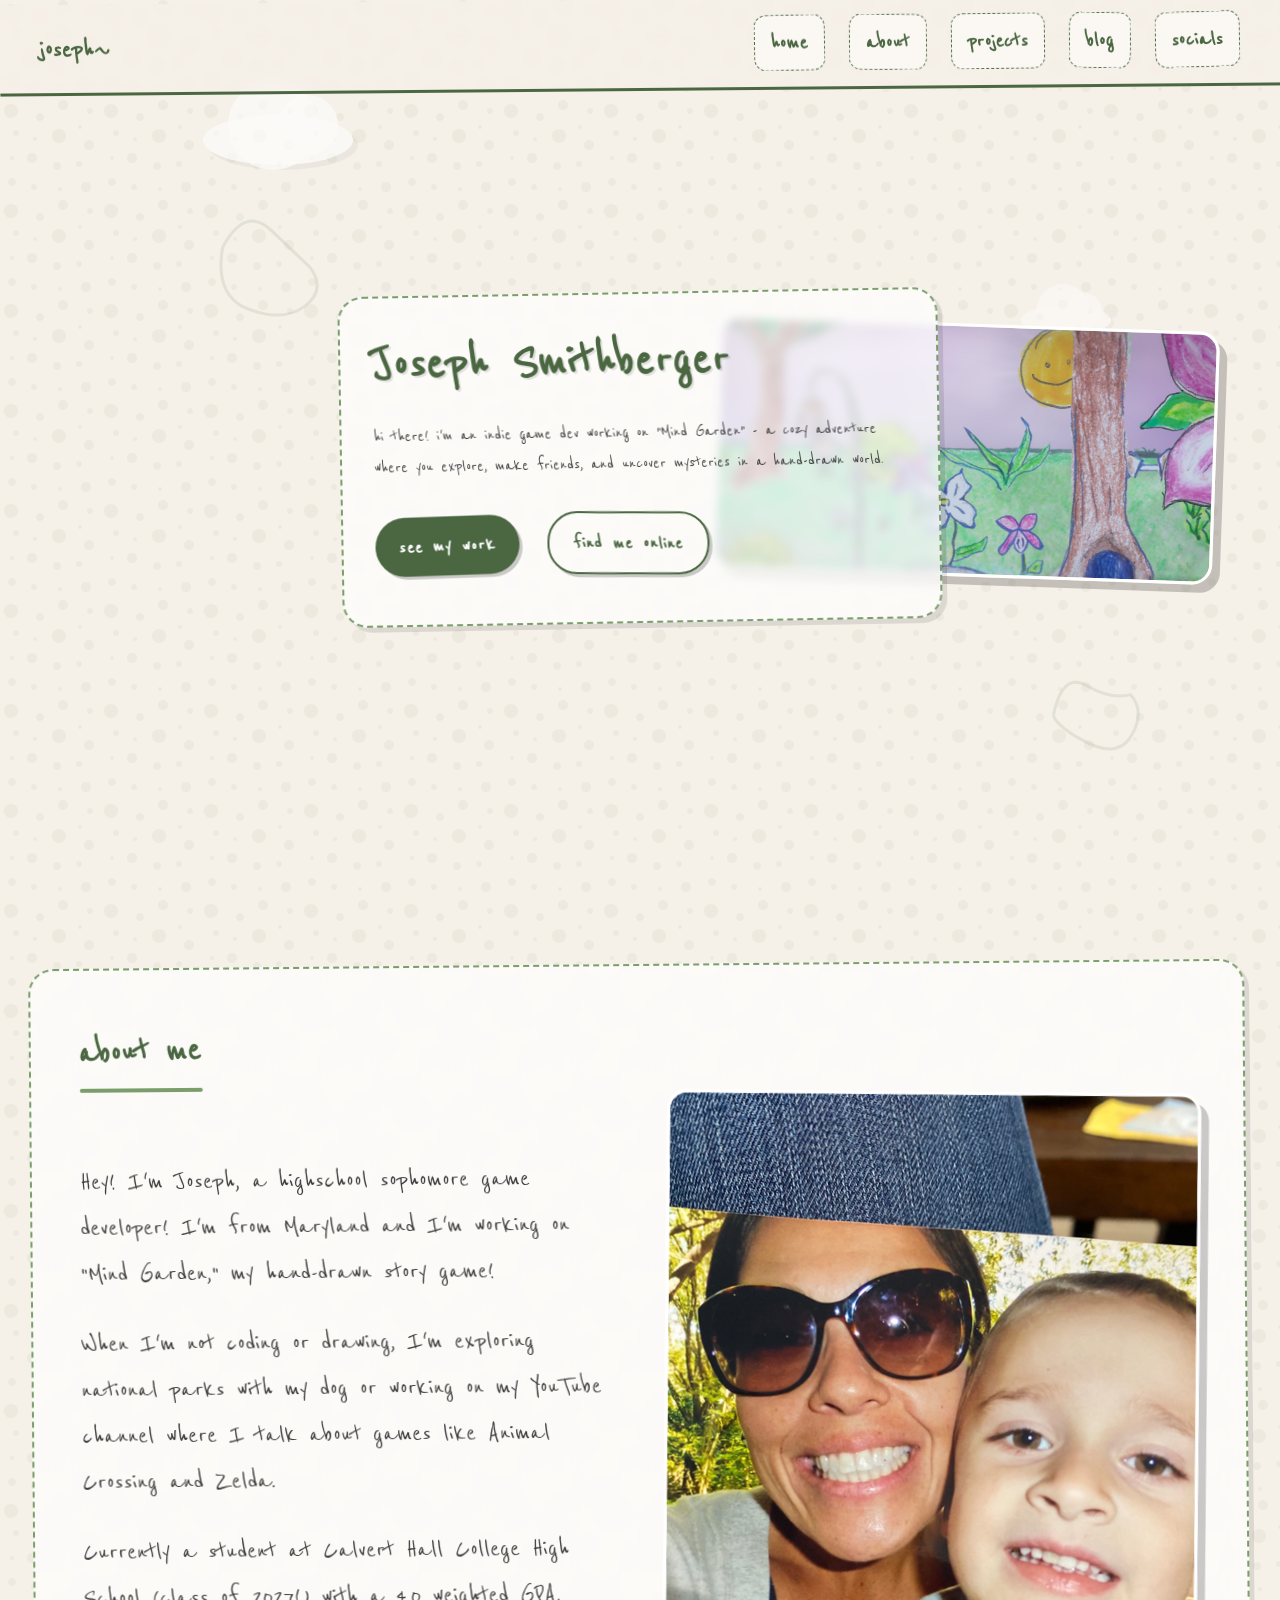
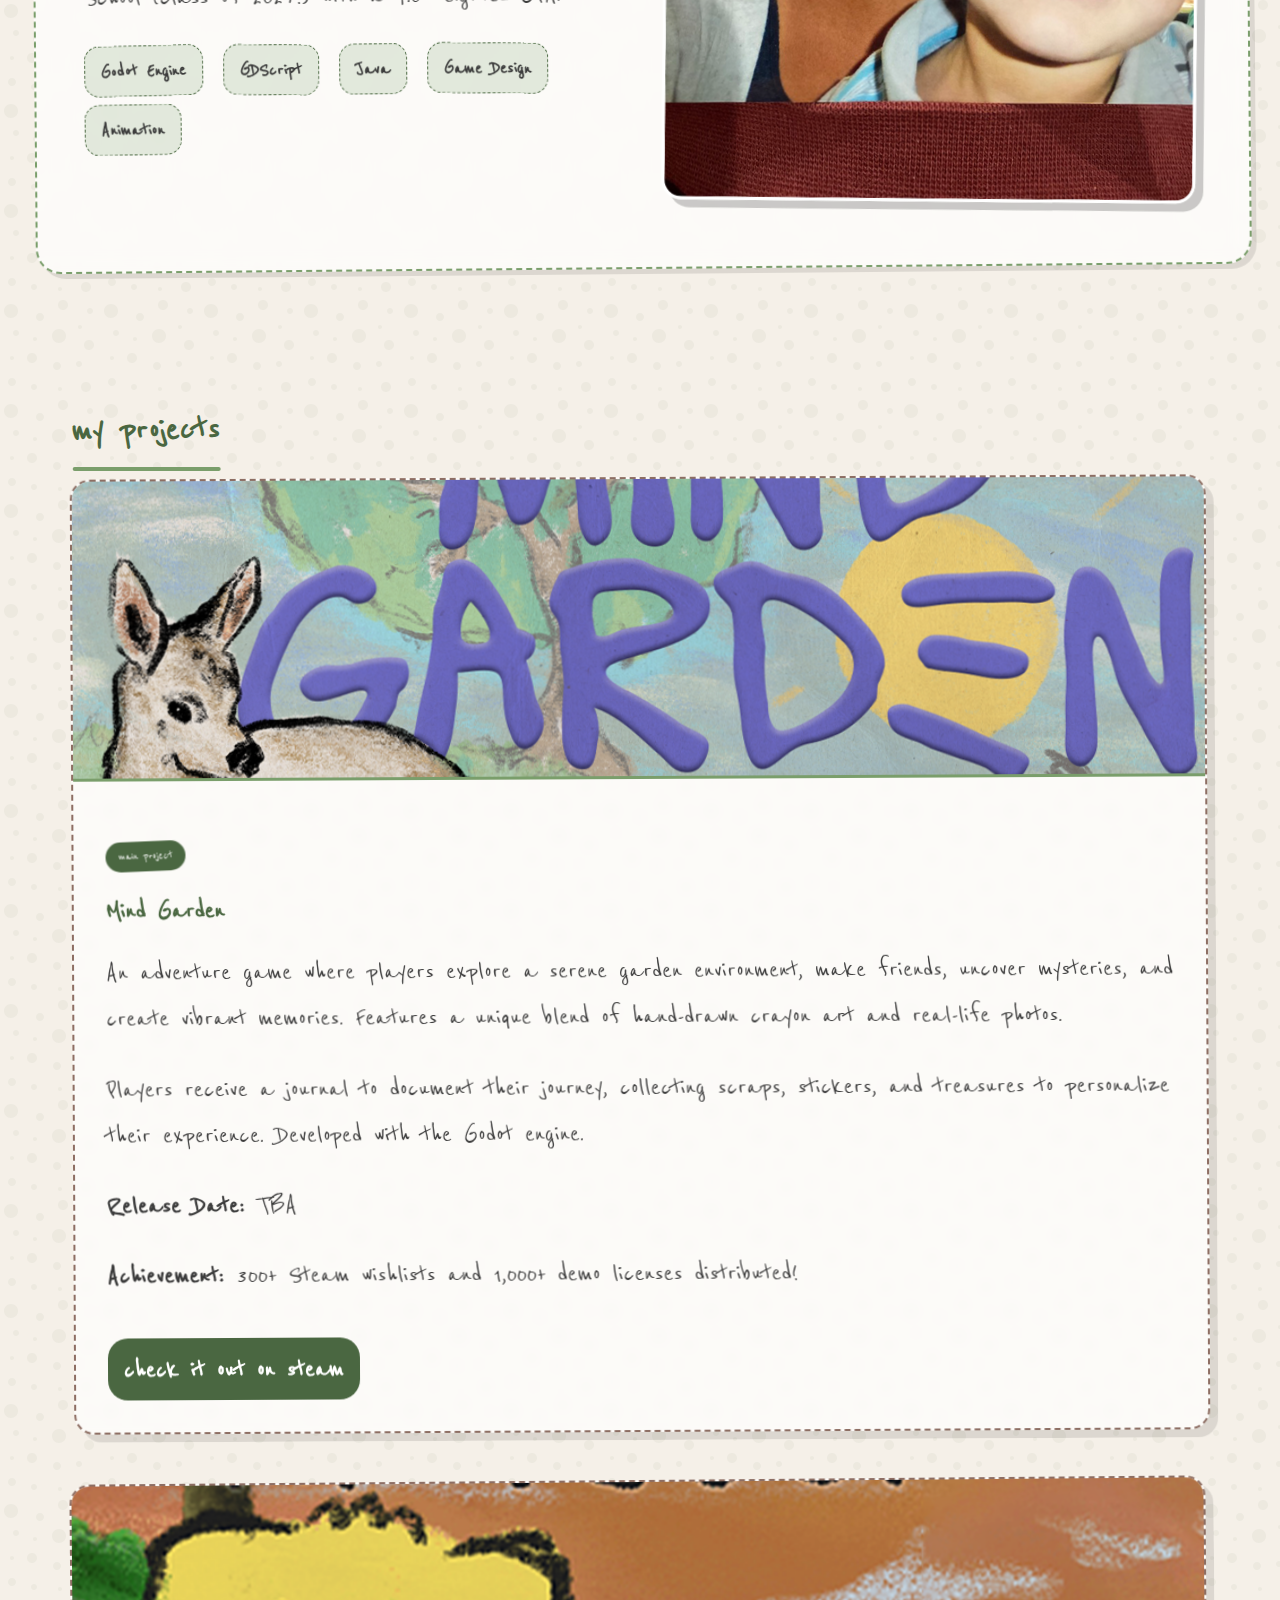
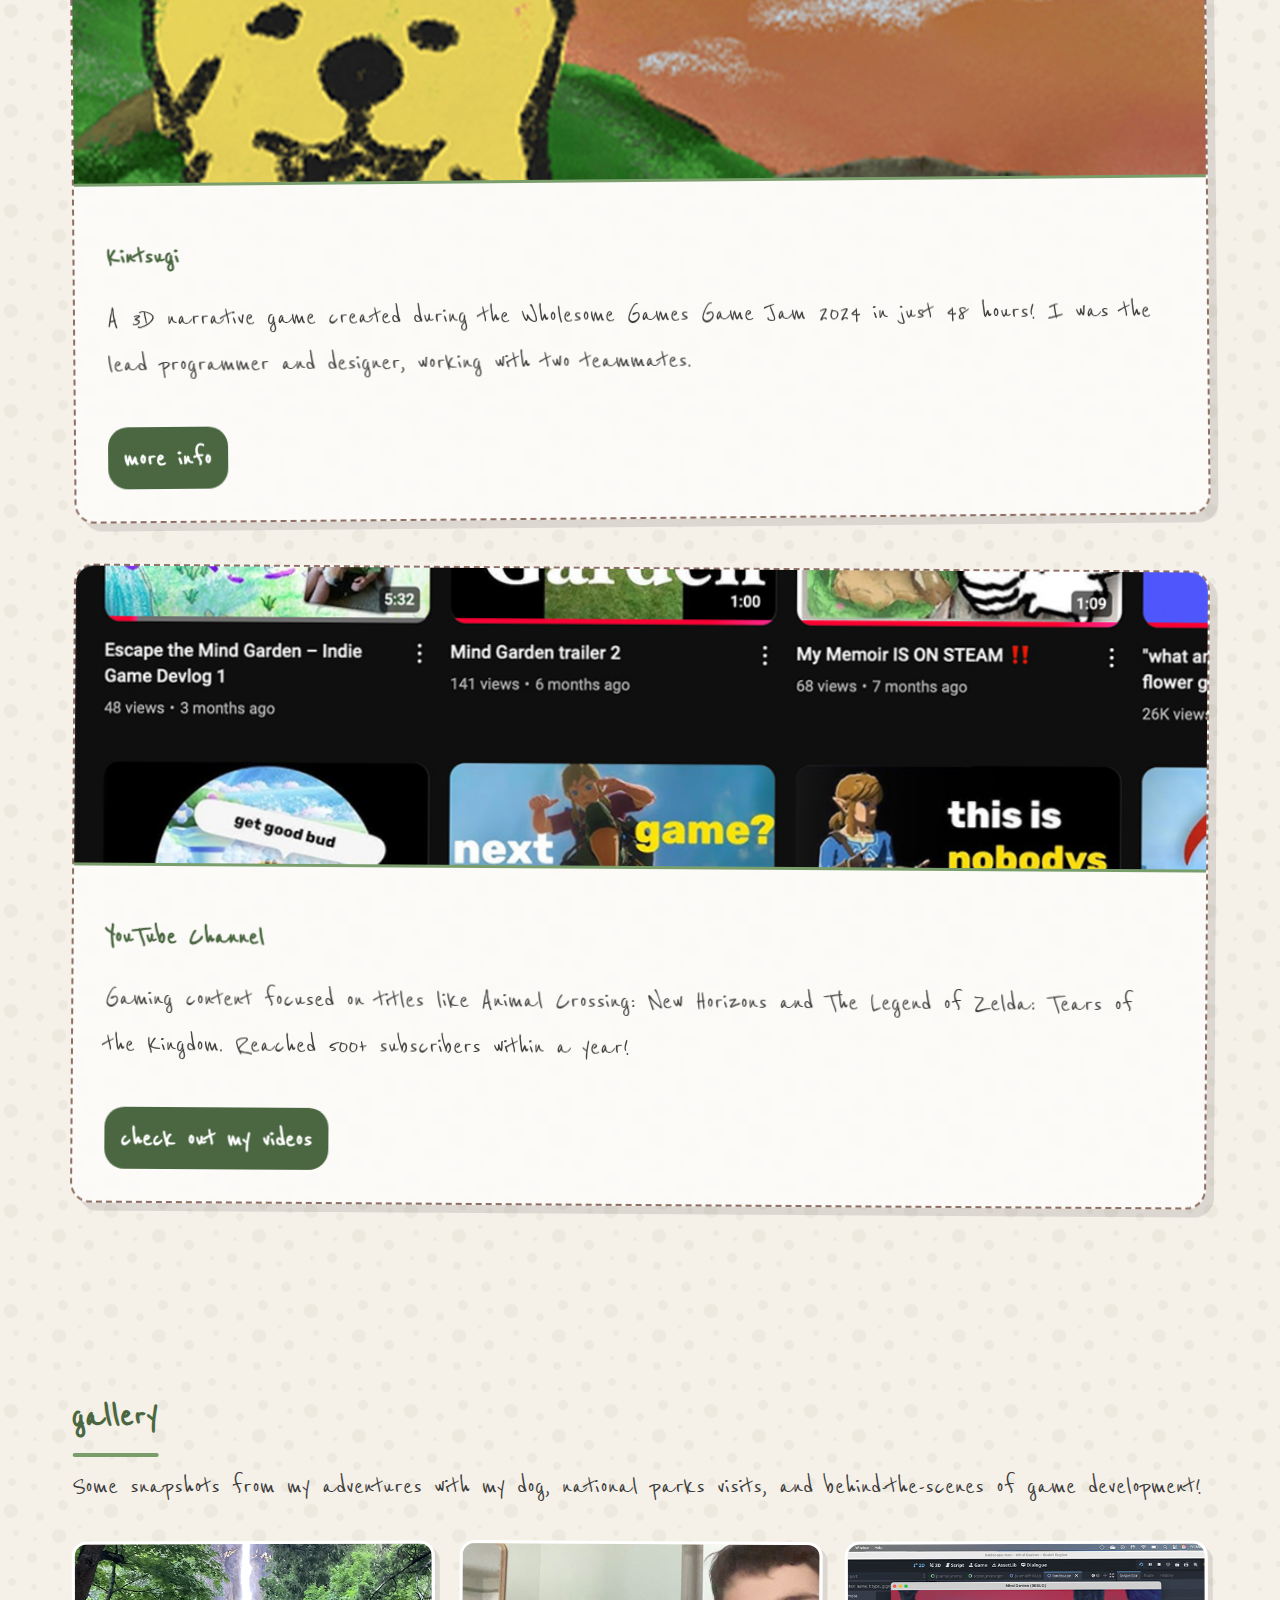
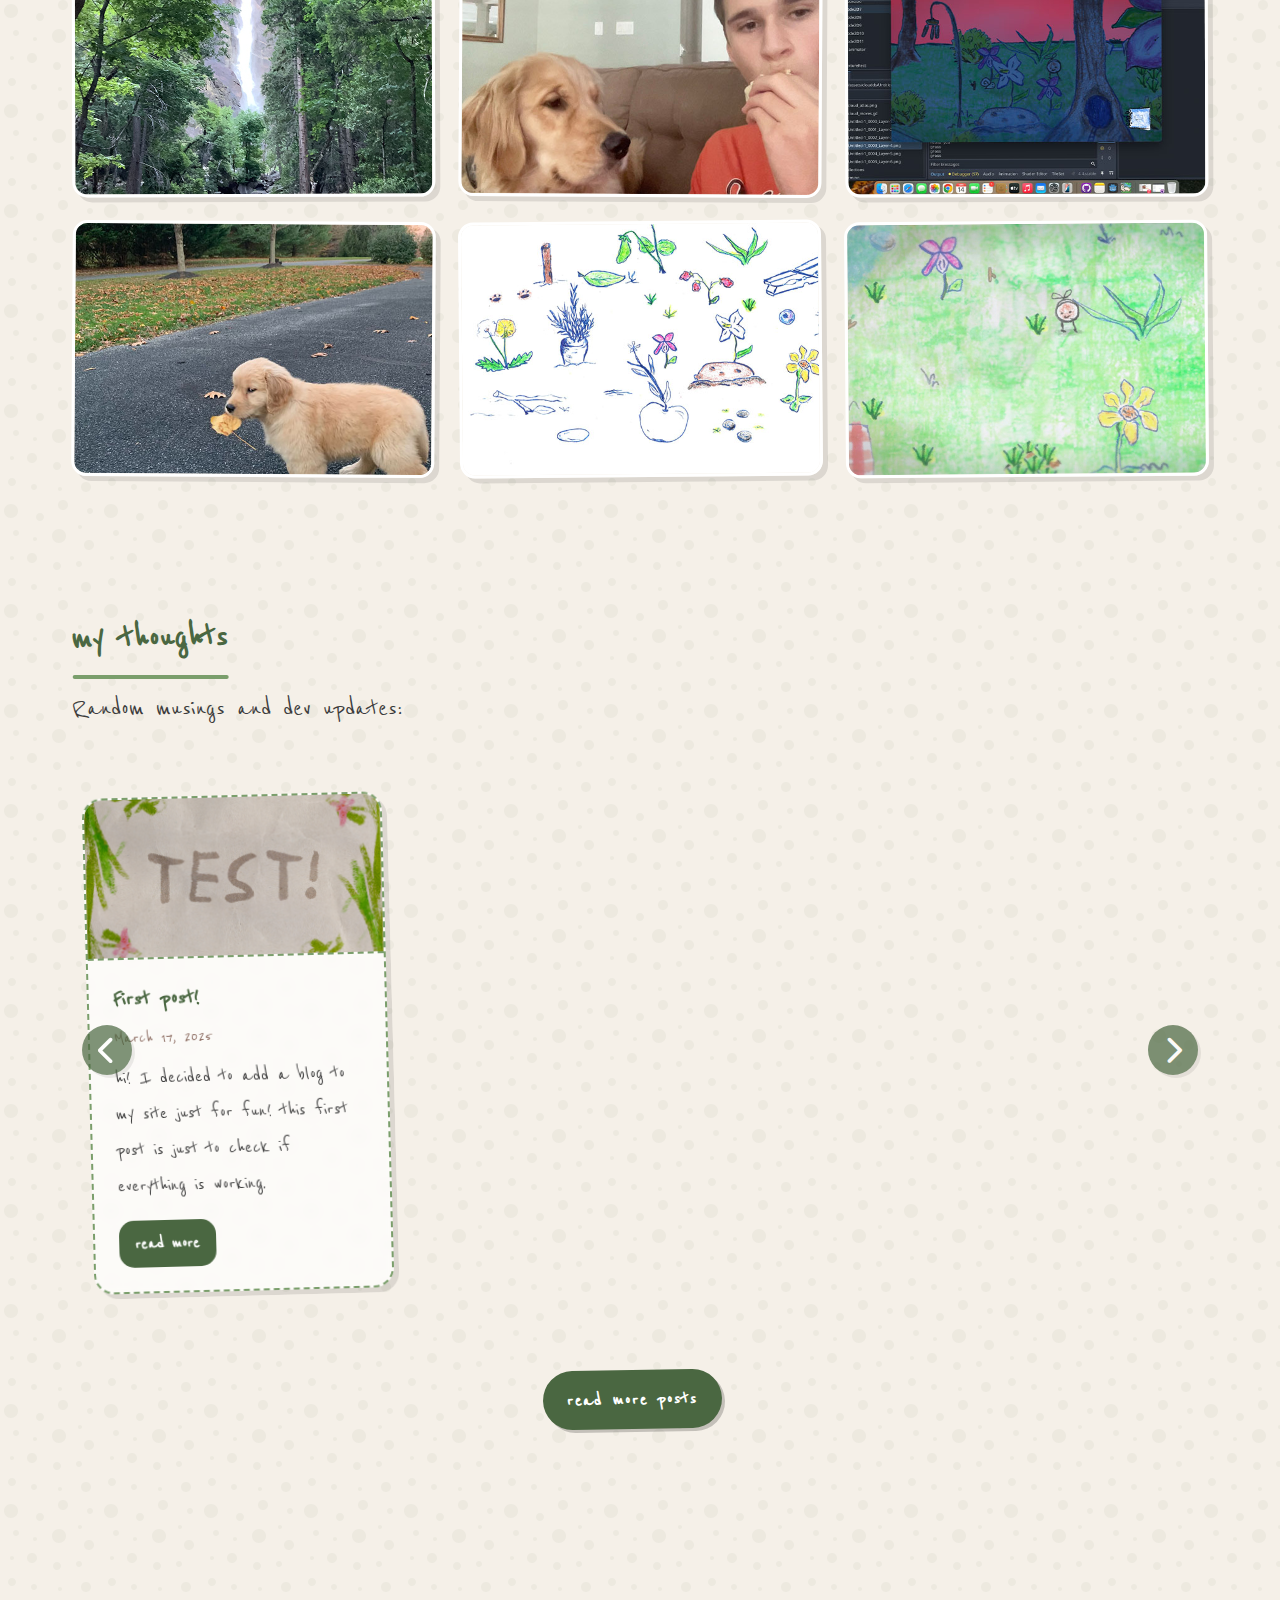
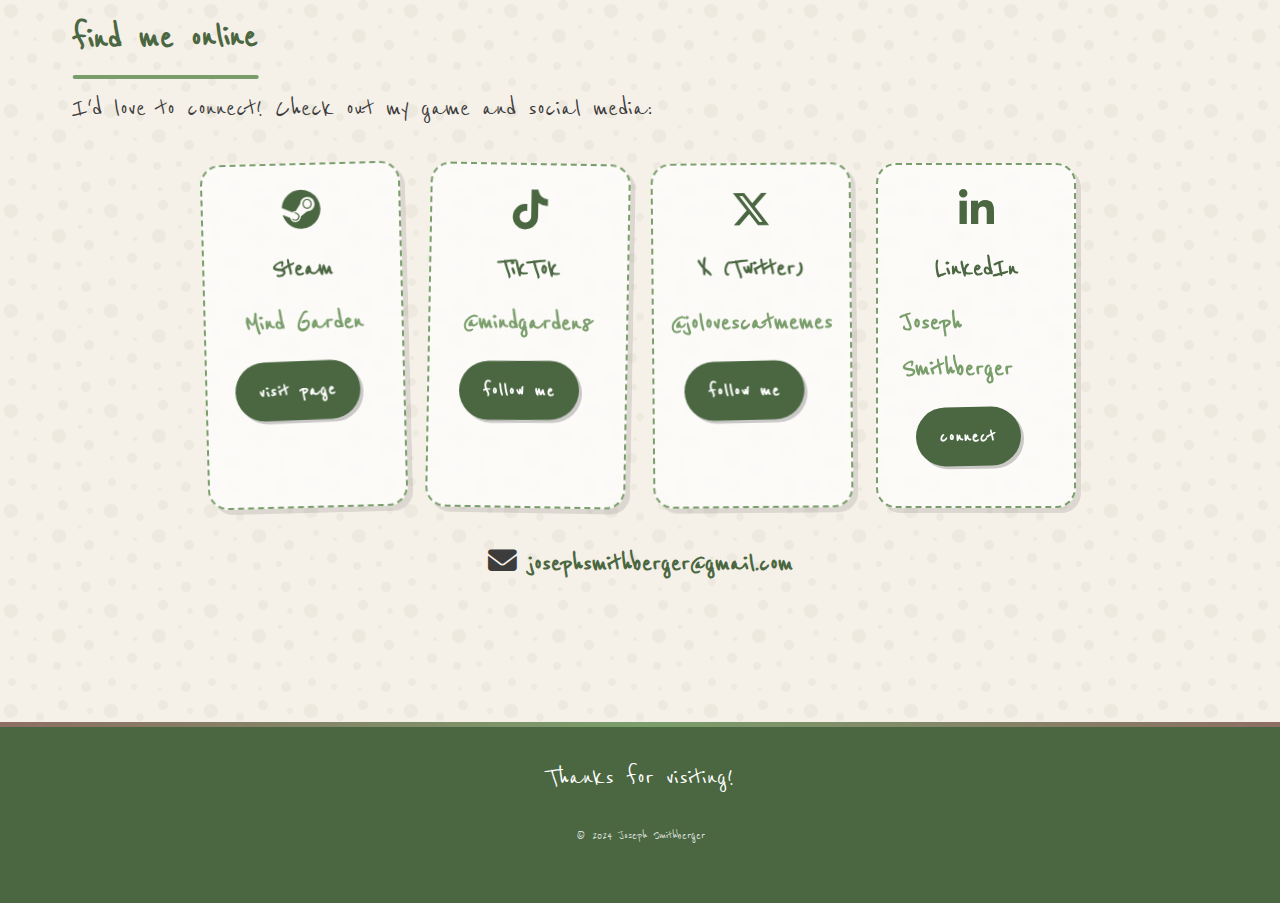
<file: index.html>
<!DOCTYPE html>
<html lang="en">
<head>
    <meta charset="UTF-8">
    <meta name="viewport" content="width=device-width, initial-scale=1.0">
    <title>Joseph Smithberger | Mind Garden</title>
    <link rel="preconnect" href="https://fonts.googleapis.com">
    <link rel="preconnect" href="https://fonts.gstatic.com" crossorigin>
    <link href="https://fonts.googleapis.com/css2?family=Reenie+Beanie&display=swap" rel="stylesheet">
    <link rel="stylesheet" href="https://cdnjs.cloudflare.com/ajax/libs/font-awesome/6.4.0/css/all.min.css">
    <style>
        /* Base Styles */
        :root {
            --background: #f5f0e8; /* Light brown */
            --primary: #4a6741; /* Forest green */
            --secondary: #7a9e6b; /* Lighter green */
            --accent: #8d6e63; /* Warm brown */
            --text: #3c3c3c;
            --light-text: #f5f5f5;
        }
        
        * {
            margin: 0;
            padding: 0;
            box-sizing: border-box;
        }
        
        body {
            font-family: 'Reenie Beanie', cursive, 'Segoe UI', Tahoma, Geneva, Verdana, sans-serif;
            background-color: var(--background);
            color: var(--text);
            line-height: 1.6;
            background-image: url("data:image/svg+xml,%3Csvg width='100' height='100' viewBox='0 0 100 100' xmlns='http://www.w3.org/2000/svg'%3E%3Cpath d='M11 18c3.866 0 7-3.134 7-7s-3.134-7-7-7-7 3.134-7 7 3.134 7 7 7zm48 25c3.866 0 7-3.134 7-7s-3.134-7-7-7-7 3.134-7 7 3.134 7 7 7zm-43-7c1.657 0 3-1.343 3-3s-1.343-3-3-3-3 1.343-3 3 1.343 3 3 3zm63 31c1.657 0 3-1.343 3-3s-1.343-3-3-3-3 1.343-3 3 1.343 3 3 3zM34 90c1.657 0 3-1.343 3-3s-1.343-3-3-3-3 1.343-3 3 1.343 3 3 3zm56-76c1.657 0 3-1.343 3-3s-1.343-3-3-3-3 1.343-3 3 1.343 3 3 3zM12 86c2.21 0 4-1.79 4-4s-1.79-4-4-4-4 1.79-4 4 1.79 4 4 4zm28-65c2.21 0 4-1.79 4-4s-1.79-4-4-4-4 1.79-4 4 1.79 4 4 4zm23-11c2.76 0 5-2.24 5-5s-2.24-5-5-5-5 2.24-5 5 2.24 5 5 5zm-6 60c2.21 0 4-1.79 4-4s-1.79-4-4-4-4 1.79-4 4 1.79 4 4 4zm29 22c2.76 0 5-2.24 5-5s-2.24-5-5-5-5 2.24-5 5 2.24 5 5 5zM32 63c2.76 0 5-2.24 5-5s-2.24-5-5-5-5 2.24-5 5 2.24 5 5 5zm57-13c2.76 0 5-2.24 5-5s-2.24-5-5-5-5 2.24-5 5 2.24 5 5 5zm-9-21c1.105 0 2-.895 2-2s-.895-2-2-2-2 .895-2 2 .895 2 2 2zM60 91c1.105 0 2-.895 2-2s-.895-2-2-2-2 .895-2 2 .895 2 2 2zM35 41c1.105 0 2-.895 2-2s-.895-2-2-2-2 .895-2 2 .895 2 2 2zM12 60c1.105 0 2-.895 2-2s-.895-2-2-2-2 .895-2 2 .895 2 2 2z' fill='%234a6741' fill-opacity='0.05' fill-rule='evenodd'/%3E%3C/svg%3E");
            font-size: 1.8rem;
        }
        
        /* Scrollbar styling */
        ::-webkit-scrollbar {
            width: 10px;
        }
        
        ::-webkit-scrollbar-track {
            background: var(--background);
        }
        
        ::-webkit-scrollbar-thumb {
            background: var(--secondary);
            border-radius: 5px;
        }
        
        /* Typography */
        h1, h2, h3, h4 {
            font-weight: 700;
            margin-bottom: 1rem;
            color: var(--primary);
            font-family: 'Reenie Beanie', cursive;
        }
        
        h1 {
            font-size: 4.5rem;
            margin-bottom: 1.5rem;
            text-shadow: 2px 2px 0px rgba(0,0,0,0.1);
        }
        
        h2 {
            font-size: 2.5rem;
            position: relative;
            display: inline-block;
            text-transform: lowercase;
            transform: rotate(-1deg);
        }
        
        h2:after {
            content: '';
            position: absolute;
            left: 0;
            bottom: -10px;
            width: 100%;
            height: 4px;
            background: var(--secondary);
            border-radius: 3px;
            transform: rotate(1deg);
        }
        
        p {
            margin-bottom: 1.5rem;
            font-size: 1.8rem;
        }
        
        a {
            color: var(--primary);
            text-decoration: none;
            transition: all 0.3s ease;
            font-weight: 600;
        }
        
        a:hover {
            color: var(--secondary);
            transform: scale(1.05);
        }
        
        /* Layout */
        .container {
            max-width: 1200px;
            margin: 0 auto;
            padding: 0 2rem;
        }
        
        section {
            padding: 4rem 0;
            position: relative;
        }
        
        /* Navigation */
        nav {
            background-color: rgba(245, 240, 232, 0.7);
            backdrop-filter: blur(5px);
            position: fixed;
            top: 0;
            width: 100%;
            z-index: 1000;
            padding: 0.5rem;
            border-bottom: 3px solid var(--primary);
            transform: rotate(-0.5deg);
        }
        
        .nav-container {
            display: flex;
            justify-content: space-between;
            align-items: center;
            padding: 0.5rem 2rem;
        }
        
        .logo {
            font-size: 1.8rem;
            font-weight: 700;
            color: var(--primary);
            transform: rotate(1deg);
            display: inline-block;
        }
        
        .nav-links {
            display: flex;
            list-style: none;
            gap: 1.5rem;
        }
        
        .nav-links li {
            transform: rotate(var(--rotation));
        }
        
        .nav-links li:nth-child(1) { --rotation: -1deg; }
        .nav-links li:nth-child(2) { --rotation: 1deg; }
        .nav-links li:nth-child(3) { --rotation: -0.5deg; }
        .nav-links li:nth-child(4) { --rotation: 1.5deg; }
        .nav-links li:nth-child(5) { --rotation: -1.2deg; }
        
        .nav-links a {
            font-weight: 600;
            font-size: 1.5rem;
            padding: 0.5rem 1rem;
            background-color: rgba(255, 255, 255, 0.5);
            border-radius: 12px;
            border: 1px dashed var(--primary);
            display: inline-block;
        }
        
        .nav-links a:hover {
            background-color: rgba(255, 255, 255, 0.8);
            box-shadow: 3px 3px 0 rgba(0,0,0,0.1);
        }
        
        .mobile-menu {
            display: none;
            cursor: pointer;
        }
        
        .bar {
            width: 25px;
            height: 3px;
            background-color: var(--primary);
            margin: 5px 0;
            transition: all 0.3s ease;
        }
        
        /* Hero Section */
        #hero {
            min-height: 100vh;
            display: flex;
            align-items: center;
            position: relative;
            overflow: hidden;
            padding-top: 5rem;
        }
        
        .hero-content {
            position: relative;
            z-index: 2;
            background-color: rgba(255, 255, 255, 0.7);
            backdrop-filter: blur(5px);
            padding: 2rem;
            border-radius: 25px;
            box-shadow: 5px 5px 0 rgba(0,0,0,0.1);
            border: 2px dashed var(--secondary);
            transform: rotate(-1deg);
            max-width: 600px;
        }
        
        .hero-title {
            font-size: 3.5rem;
            margin-bottom: 1.5rem;
            line-height: 1.2;
        }
        
        .hero-description {
            font-size: 1.2rem;
            margin-bottom: 2rem;
        }
        
        .btn {
            display: inline-block;
            padding: 0.8rem 1.5rem;
            background-color: var(--primary);
            color: white;
            border-radius: 30px;
            text-transform: lowercase;
            font-weight: 700;
            font-size: 1.3rem;
            letter-spacing: 1px;
            transition: all 0.3s ease;
            margin-right: 1rem;
            margin-bottom: 1rem;
            border: none;
            transform: rotate(var(--rotation));
            box-shadow: 3px 3px 0 rgba(0,0,0,0.2);
        }
        
        .btn:nth-of-type(1) { --rotation: -1deg; }
        .btn:nth-of-type(2) { --rotation: 1deg; }
        
        .btn:hover {
            background-color: var(--secondary);
            transform: translateY(-3px) rotate(var(--rotation));
            box-shadow: 5px 5px 0 rgba(0,0,0,0.2);
            color: white;
        }
        
        .btn-outline {
            background-color: transparent;
            border: 2px solid var(--primary);
            color: var(--primary);
        }
        
        .btn-outline:hover {
            background-color: var(--primary);
            color: white;
        }
        
        .hero-image {
            position: absolute;
            right: 5%;
            top: 50%;
            transform: translateY(-50%) rotate(2deg);
            width: 40%;
            max-width: 500px;
            border-radius: 20px;
            box-shadow: 8px 8px 0 rgba(0,0,0,0.2);
            z-index: 1;
            border: 3px solid white;
        }
        
        /* Decorative Elements */
        .doodle {
            position: absolute;
            z-index: 0;
            pointer-events: none;
        }
        
        .cloud {
            position: absolute;
            background: rgba(255, 255, 255, 0.8);
            border-radius: 50%;
            height: 100px;
            width: 300px;
            box-shadow: 10px 10px rgba(0, 0, 0, 0.05);
            animation: float 10s infinite ease-in-out;
        }
        
        .cloud:before, .cloud:after {
            content: '';
            position: absolute;
            background: rgba(255, 255, 255, 0.8);
            border-radius: 50%;
        }
        
        .cloud:before {
            width: 180px;
            height: 180px;
            top: -70px;
            left: 50px;
        }
        
        .cloud:after {
            width: 120px;
            height: 120px;
            top: -40px;
            left: 150px;
        }
        
        .cloud-1 {
            top: 10%;
            left: 10%;
            transform: scale(0.5);
            opacity: 0.7;
        }
        
        .cloud-2 {
            top: 30%;
            right: 5%;
            transform: scale(0.3);
            opacity: 0.5;
        }
        
        .scribble {
            position: absolute;
            z-index: 0;
            opacity: 0.1;
            pointer-events: none;
        }
        
        .scribble-1 {
            top: 20%;
            left: 15%;
            transform: rotate(10deg);
        }
        
        .scribble-2 {
            bottom: 15%;
            right: 10%;
            transform: rotate(-15deg);
        }
        
        /* About Section */
        #about {
            position: relative;
        }
        
        .glass-panel {
            background-color: rgba(255, 255, 255, 0.7);
            backdrop-filter: blur(10px);
            border-radius: 25px;
            box-shadow: 5px 5px 0 rgba(0,0,0,0.1);
            padding: 3rem;
            margin: 0 2rem;
            border: 2px dashed var(--secondary);
            transform: rotate(-0.5deg);
        }
        
        .about-grid {
            display: grid;
            grid-template-columns: 1fr 1fr;
            gap: 3rem;
            align-items: center;
        }
        
        .about-image {
            width: 100%;
            border-radius: 20px;
            box-shadow: 8px 8px 0 rgba(0,0,0,0.2);
            border: 3px solid white;
            transform: rotate(1deg);
        }
        
        .skill-tag {
            display: inline-block;
            background-color: rgba(122, 158, 107, 0.2);
            padding: 0.5rem 1rem;
            border-radius: 15px;
            margin-right: 0.5rem;
            margin-bottom: 0.5rem;
            font-weight: 600;
            font-size: 1.3rem;
            border: 1px dashed var(--primary);
            transform: rotate(var(--rotation));
        }
        
        .skill-tag:nth-child(1) { --rotation: -1deg; }
        .skill-tag:nth-child(2) { --rotation: 1deg; }
        .skill-tag:nth-child(3) { --rotation: -0.5deg; }
        .skill-tag:nth-child(4) { --rotation: 0.8deg; }
        .skill-tag:nth-child(5) { --rotation: -0.7deg; }
        
        /* Projects Section */
        #projects {
            position: relative;
        }
        
        .project-card {
            background-color: rgba(255, 255, 255, 0.7);
            backdrop-filter: blur(5px);
            border-radius: 20px;
            overflow: hidden;
            box-shadow: 8px 8px 0 rgba(0,0,0,0.1);
            margin-bottom: 3rem;
            border: 2px dashed var(--accent);
            transform: rotate(var(--rotation));
            transition: all 0.3s ease;
        }
        
        .project-card .project-content {
            position: relative;
            z-index: 2;
        }
        
        .project-card:nth-child(1) { --rotation: -1deg; }
        .project-card:nth-child(2) { --rotation: 1deg; }
        .project-card:nth-child(3) { --rotation: -0.5deg; }
        
        .project-card:hover {
            transform: translateY(-5px) rotate(var(--rotation));
            box-shadow: 10px 10px 0 rgba(0,0,0,0.15);
        }
        
        .project-image {
            width: 100%;
            height: 300px;
            object-fit: cover;
            border-bottom: 3px solid var(--secondary);
        }
        
        .project-content {
            padding: 2rem;
        }
        
        .project-title {
            font-size: 1.8rem;
            margin-bottom: 1rem;
            color: var(--primary);
        }
        
        .featured-badge {
            display: inline-block;
            background-color: var(--primary);
            color: white;
            padding: 0.3rem 0.8rem;
            border-radius: 15px;
            font-size: 0.8rem;
            margin-bottom: 1rem;
            transform: rotate(-2deg);
        }
        
        .project-link {
            display: inline-block;
            margin-top: 1rem;
            padding: 0.5rem 1rem;
            background-color: var(--primary);
            color: white;
            border-radius: 20px;
            font-weight: 600;
            transition: all 0.3s ease;
        }
        
        .project-link:hover {
            background-color: var(--secondary);
            color: white;
            transform: translateY(-3px);
            box-shadow: 3px 3px 0 rgba(0,0,0,0.2);
        }
        
        /* Gallery Section */
        #gallery {
            position: relative;
        }
        
        .gallery-grid {
            display: grid;
            grid-template-columns: repeat(auto-fit, minmax(300px, 1fr));
            gap: 1.5rem;
            margin-top: 2rem;
        }
        
        .gallery-item {
            border-radius: 15px;
            overflow: hidden;
            box-shadow: 5px 5px 0 rgba(0,0,0,0.1);
            transform: rotate(var(--rotation));
            transition: all 0.3s ease;
            border: 3px solid white;
        }
        
        .gallery-item:nth-child(1) { --rotation: -1.5deg; }
        .gallery-item:nth-child(2) { --rotation: 1deg; }
        .gallery-item:nth-child(3) { --rotation: -0.5deg; }
        .gallery-item:nth-child(4) { --rotation: 1.2deg; }
        .gallery-item:nth-child(5) { --rotation: -0.8deg; }
        .gallery-item:nth-child(6) { --rotation: 0.7deg; }
        
        .gallery-item:hover {
            transform: translateY(-5px) rotate(var(--rotation));
            box-shadow: 8px 8px 0 rgba(0,0,0,0.15);
        }
        
        .gallery-image {
            width: 100%;
            height: 250px;
            object-fit: cover;
            display: block;
            transition: all 0.3s ease;
        }
        
        /* Blog Section Styles */
        #blog {
            position: relative;
            padding-bottom: 6rem;
        }

        .blog-scroll-container {
            position: relative;
            overflow: hidden;
            padding: 1rem 0;
            margin: 2rem 0;
        }

        .blog-posts-wrapper {
            display: flex;
            gap: 2rem;
            overflow-x: auto;
            padding: 1rem;
            padding-bottom: 2rem;
            scrollbar-width: none; /* For Firefox */
            -ms-overflow-style: none; /* For Internet Explorer and Edge */
            scroll-behavior: smooth;
        }

        .blog-posts-wrapper::-webkit-scrollbar {
            display: none; /* For Chrome, Safari, and Opera */
        }

        .blog-card {
            flex: 0 0 300px;
            background-color: rgba(255, 255, 255, 0.7);
            backdrop-filter: blur(5px);
            border-radius: 20px;
            overflow: hidden;
            box-shadow: 5px 5px 0 rgba(0,0,0,0.1);
            border: 2px dashed var(--secondary);
            transform: rotate(var(--random-rotation));
            transition: all 0.3s ease;
            min-height: 320px;
            display: flex;
            flex-direction: column;
        }

        .blog-card:hover {
            transform: translateY(-5px) rotate(var(--random-rotation));
            box-shadow: 8px 8px 0 rgba(0,0,0,0.15);
        }

        .blog-image-container {
            height: 160px;
            overflow: hidden;
            border-bottom: 2px dashed var(--secondary);
        }

        .blog-image {
            width: 100%;
            height: 100%;
            object-fit: cover;
        }

        .blog-content {
            padding: 1.5rem;
            flex-grow: 1;
            display: flex;
            flex-direction: column;
        }

        .blog-title {
            font-size: 1.6rem;
            margin-bottom: 0.5rem;
            line-height: 1.2;
        }

        .blog-date {
            color: var(--accent);
            font-size: 1.2rem;
            margin-bottom: 0.5rem;
        }

        .blog-excerpt {
            font-size: 1.4rem;
            margin-bottom: 1rem;
            flex-grow: 1;
        }

        .blog-link {
            align-self: flex-start;
            padding: 0.5rem 1rem;
            background-color: var(--primary);
            color: white;
            border-radius: 15px;
            font-size: 1.2rem;
            transition: all 0.3s ease;
        }

        .blog-link:hover {
            background-color: var(--secondary);
            transform: translateY(-3px);
            box-shadow: 3px 3px 0 rgba(0,0,0,0.1);
            color: white;
        }

        .loading-posts {
            width: 100%;
            text-align: center;
            padding: 2rem;
            font-size: 1.5rem;
            color: var(--accent);
        }

        .scroll-arrow {
            position: absolute;
            top: 50%;
            transform: translateY(-50%);
            width: 50px;
            height: 50px;
            background-color: var(--primary);
            color: white;
            border-radius: 50%;
            display: flex;
            align-items: center;
            justify-content: center;
            cursor: pointer;
            opacity: 0.7;
            transition: all 0.3s ease;
            z-index: 10;
            box-shadow: 3px 3px 0 rgba(0,0,0,0.1);
        }

        .scroll-arrow:hover {
            opacity: 1;
            box-shadow: 5px 5px 0 rgba(0,0,0,0.2);
        }

        .scroll-left {
            left: 10px;
        }

        .scroll-right {
            right: 10px;
        }

        .text-center {
            text-align: center;
        }
        
        /* Socials Section */
        #socials {
            position: relative;
        }
        
        .social-links {
            display: flex;
            flex-wrap: wrap;
            gap: 1.5rem;
            justify-content: center;
            margin-top: 2rem;
        }
        
        .social-card {
            display: flex;
            flex-direction: column;
            align-items: center;
            background-color: rgba(255, 255, 255, 0.7);
            backdrop-filter: blur(5px);
            border-radius: 20px;
            padding: 1.5rem;
            box-shadow: 5px 5px 0 rgba(0,0,0,0.1);
            border: 2px dashed var(--secondary);
            transform: rotate(var(--rotation));
            transition: all 0.3s ease;
            width: 200px;
        }
        
        .social-card:nth-child(1) { --rotation: -1.5deg; }
        .social-card:nth-child(2) { --rotation: 1deg; }
        .social-card:nth-child(3) { --rotation: -0.5deg; }
        
        .social-card:hover {
            transform: translateY(-5px) rotate(var(--rotation));
            box-shadow: 8px 8px 0 rgba(0,0,0,0.15);
        }
        
        .social-icon {
            font-size: 2.5rem;
            color: var(--primary);
            margin-bottom: 1rem;
        }
        
        .social-name {
            font-weight: 600;
            margin-bottom: 0.5rem;
        }
        
        .social-username {
            color: var(--secondary);
            margin-bottom: 1rem;
        }
        
        /* Footer */
        footer {
            background-color: var(--primary);
            color: white;
            padding: 2rem 0;
            text-align: center;
            margin-top: 3rem;
            position: relative;
            overflow: hidden;
        }
        
        footer::before {
            content: '';
            position: absolute;
            top: 0;
            left: 0;
            width: 100%;
            height: 5px;
            background: linear-gradient(90deg, var(--accent), var(--secondary), var(--accent));
        }
        
        .footer-text {
            position: relative;
            z-index: 1;
        }
        
        .copyright {
            font-size: 0.9rem;
            opacity: 0.8;
            margin-top: 1rem;
        }
        
        /* Responsive Design */
        @media (max-width: 992px) {
            h1 {
                font-size: 3rem;
            }
            
            .hero-title {
                font-size: 3rem;
            }
            
            .hero-image {
                width: 50%;
                opacity: 0.7;
            }
            
            .about-grid {
                grid-template-columns: 1fr;
            }
            
            .gallery-grid {
                grid-template-columns: repeat(2, 1fr);
            }
            
            .scroll-arrow {
                width: 40px;
                height: 40px;
            }
            
            .blog-card {
                flex: 0 0 250px;
            }
        }
        
        @media (max-width: 768px) {
            h1 {
                font-size: 2.5rem;
            }
            
            h2 {
                font-size: 2rem;
            }
            
            .hero-title {
                font-size: 2.5rem;
            }
            
            .hero-image {
                position: fixed;
                width: 100%;
                height: 100%;
                object-fit: cover;
                opacity: 0.15;
                top: 0;
                right: 0;
                transform: none;
                border: none;
                box-shadow: none;
                border-radius: 0;
                z-index: -1;
            }
            
            .nav-links {
                position: fixed;
                background-color: rgba(245, 240, 232, 0.95);
                top: 70px;
                left: 0;
                width: 100%;
                height: 0;
                overflow: hidden;
                flex-direction: column;
                align-items: center;
                transition: all 0.5s ease;
                box-shadow: 0 10px 20px rgba(0, 0, 0, 0.1);
                padding: 0;
                z-index: 1000;
            }
            
            .nav-links.active {
                height: auto;
                padding: 2rem 0;
            }
            
            .nav-links li {
                margin: 1rem 0;
                transform: none !important;
            }
            
            .mobile-menu {
                display: block;
            }
            
            .mobile-menu.active .bar:nth-child(1) {
                transform: rotate(45deg) translate(5px, 6px);
            }
            
            .mobile-menu.active .bar:nth-child(2) {
                opacity: 0;
            }
            
            .mobile-menu.active .bar:nth-child(3) {
                transform: rotate(-45deg) translate(5px, -6px);
            }
            
            .glass-panel {
                padding: 2rem;
                margin: 0 1rem;
            }
            
            .gallery-grid {
                grid-template-columns: 1fr;
            }
            
            .social-links {
                flex-direction: column;
                align-items: center;
            }
            
            .social-card {
                width: 90%;
                max-width: 300px;
            }
            
            .blog-card {
                flex: 0 0 220px;
            }
        }
        
        /* Animations */
        @keyframes float {
            0% {
                transform: translateY(0);
            }
            50% {
                transform: translateY(-20px);
            }
            100% {
                transform: translateY(0);
            }
        }
        
        .float {
            animation: float 8s ease-in-out infinite;
        }
        
        @keyframes rotate {
            0% {
                transform: rotate(0deg);
            }
            100% {
                transform: rotate(360deg);
            }
        }
        
        .rotate {
            animation: rotate 20s linear infinite;
        }
        
        @keyframes marquee {
            0% {
                transform: translateX(100%);
            }
            100% {
                transform: translateX(-100%);
            }
        }
        
        .marquee {
            white-space: nowrap;
            overflow: hidden;
            display: inline-block;
            animation: marquee 15s linear infinite;
        }
        
        /* Custom Cursor */
        .custom-cursor {
            display: none !important;
        }
    </style>
</head>
<body>
    <!-- Custom Cursor -->
    <div class="custom-cursor"></div>
    
    <!-- Navigation -->
    <nav id="navbar">
        <div class="nav-container">
            <div class="logo">joseph~</div>
            <ul class="nav-links">
                <li><a href="#hero">home</a></li>
                <li><a href="#about">about</a></li>
                <li><a href="#projects">projects</a></li>
                <li><a href="/blog">blog</a></li>
                <li><a href="#socials">socials</a></li>
            </ul>
            <div class="mobile-menu">
                <div class="bar"></div>
                <div class="bar"></div>
                <div class="bar"></div>
            </div>
        </div>
    </nav>
    
    <!-- Decorative Elements -->
    <div class="cloud cloud-1"></div>
    <div class="cloud cloud-2"></div>
    
    <svg class="scribble scribble-1" width="150" height="150" viewBox="0 0 150 150" xmlns="http://www.w3.org/2000/svg">
        <path d="M30,75 Q45,30 75,50 T120,80 Q140,100 120,120 T60,130 Q30,120 30,75" stroke="#4a6741" stroke-width="3" fill="none" />
    </svg>
    
    <svg class="scribble scribble-2" width="120" height="120" viewBox="0 0 120 120" xmlns="http://www.w3.org/2000/svg">
        <path d="M20,60 Q40,20 60,40 T100,60 Q110,80 90,100 T40,90 Q20,70 20,60" stroke="#4a6741" stroke-width="3" fill="none" />
    </svg>
    
    <!-- Hero Section -->
    <section id="hero">
        <div class="container">
            <div class="hero-content">
                <h1 class="hero-title">Joseph Smithberger</h1>
                <p class="hero-description">hi there! i'm an indie game dev working on "Mind Garden" - a cozy adventure where you explore, make friends, and uncover mysteries in a hand-drawn world.</p>
                <a href="#projects" class="btn">see my work</a>
                <a href="#socials" class="btn btn-outline">find me online</a>
            </div>
        </div>
        <img src="hero.png" alt="Mind Garden Game Screenshot" class="hero-image">
    </section>
    
    <!-- About Section -->
    <section id="about">
        <div class="glass-panel">
            <h2>about me</h2>
            <div class="about-grid">
                <div>
                    <p>Hey! I'm Joseph, a highschool sophomore game developer! I'm from Maryland and I'm working on "Mind Garden," my hand-drawn story game! </p>
                    
                    <p>When I'm not coding or drawing, I'm exploring national parks with my dog or working on my YouTube channel where I talk about games like Animal Crossing and Zelda.</p>
                    
                    <p>Currently a student at Calvert Hall College High School (class of 2027!) with a 4.0 weighted GPA.</p>
                    
                    <div class="skills">
                        <span class="skill-tag">Godot Engine</span>
                        <span class="skill-tag">GDScript</span>
                        <span class="skill-tag">Java</span>
                        <span class="skill-tag">Game Design</span>
                        <span class="skill-tag">Animation</span>
                    </div>
                </div>
                <div>
                    <img src="ew.png" alt="Joseph Smithberger" class="about-image">
                </div>
            </div>
        </div>
    </section>
    
    <!-- Projects Section -->
    <section id="projects">
        <div class="container">
            <h2>my projects</h2>
            
            <div class="project-card">
                <img src="mindgarden.png" alt="Mind Garden Game" class="project-image">
                <div class="project-content">
                    <span class="featured-badge">main project</span>
                    <h3 class="project-title">Mind Garden</h3>
                    <p>An adventure game where players explore a serene garden environment, make friends, uncover mysteries, and create vibrant memories. Features a unique blend of hand-drawn crayon art and real-life photos.</p>
                    <p>Players receive a journal to document their journey, collecting scraps, stickers, and treasures to personalize their experience. Developed with the Godot engine.</p>
                    <p><strong>Release Date:</strong> TBA</p>
                    <p><strong>Achievement:</strong> 300+ Steam wishlists and 1,000+ demo licenses distributed!</p>
                    <a href="https://store.steampowered.com/app/3045100/Mind_Garden/" class="project-link" target="_blank">check it out on steam</a>
                </div>
            </div>
            
            <div class="project-card">
                <img src="kintsugi.png" alt="Kintsugi Game" class="project-image">
                <div class="project-content">
                    <h3 class="project-title">Kintsugi</h3>
                    <p>A 3D narrative game created during the Wholesome Games Game Jam 2024 in just 48 hours! I was the lead programmer and designer, working with two teammates.</p>
                    <a href="https://woafie.itch.io/kintsugi" class="project-link">more info</a>
                </div>
            </div>
            
            <div class="project-card">
                <img src="ytchannel.jpg" alt="YouTube Channel" class="project-image">
                <div class="project-content">
                    <h3 class="project-title">YouTube Channel</h3>
                    <p>Gaming content focused on titles like Animal Crossing: New Horizons and The Legend of Zelda: Tears of the Kingdom. Reached 500+ subscribers within a year!</p>
                    <a href="https://www.youtube.com/@woafie" class="project-link">check out my videos</a>
                </div>
            </div>
        </div>
    </section>
    
    <!-- Gallery Section -->
    <section id="gallery">
        <div class="container">
            <h2>gallery</h2>
            <p>Some snapshots from my adventures with my dog, national parks visits, and behind-the-scenes of game development!</p>
            
            <div class="gallery-grid">
                <div class="gallery-item">
                    <img src="yosemite.jpg" alt="I love National Parks and Nature" class="gallery-image">
                </div>
                
                <div class="gallery-item">
                    <img src="meywinnie.jpg" alt="Me and my Dog" class="gallery-image">
                </div>
                
                <div class="gallery-item">
                    <img src="devsnap.jpg" alt="Game Development" class="gallery-image">
                </div>
                
                <div class="gallery-item">
                    <img src="winnie.jpg" alt="MY BABY!" class="gallery-image">
                </div>
                
                <div class="gallery-item">
                    <img src="sketch.jpg" alt="Scan from my game!" class="gallery-image">
                </div>
                
                <div class="gallery-item">
                    <img src="carmel.jpg" alt="Siblings" class="gallery-image">
                </div>
            </div>
        </div>
    </section>
    
    <!-- Blog Section -->
    <section id="blog">
        <div class="container">
            <h2>my thoughts</h2>
            <p>Random musings and dev updates:</p>
            
            <div class="blog-scroll-container">
                <div class="blog-posts-wrapper" id="blogPostsContainer">
                    <!-- Blog posts will be loaded here via JavaScript -->
                    <div class="loading-posts">loading posts...</div>
                </div>
                <div class="scroll-arrow scroll-left">
                    <i class="fas fa-chevron-left"></i>
                </div>
                <div class="scroll-arrow scroll-right">
                    <i class="fas fa-chevron-right"></i>
                </div>
            </div>
            
            <div class="text-center" style="margin-top: 2rem;">
                <a href="/blog" class="btn">read more posts</a>
            </div>
        </div>
    </section>
    
    <!-- Socials Section -->
    <section id="socials">
        <div class="container">
            <h2>find me online</h2>
            <p>I'd love to connect! Check out my game and social media:</p>
            
            <div class="social-links">
                <a href="https://store.steampowered.com/app/3045100/Mind_Garden/" class="social-card" target="_blank">
                    <i class="fab fa-steam social-icon"></i>
                    <div class="social-name">Steam</div>
                    <div class="social-username">Mind Garden</div>
                    <span class="btn">visit page</span>
                </a>
                
                <a href="https://www.tiktok.com/@mindgarden8" class="social-card" target="_blank">
                    <i class="fab fa-tiktok social-icon"></i>
                    <div class="social-name">TikTok</div>
                    <div class="social-username">@mindgarden8</div>
                    <span class="btn">follow me</span>
                </a>
                
                <a href="https://x.com/jolovescatmemes" class="social-card" target="_blank">
                    <i class="fab fa-x-twitter social-icon"></i>
                    <div class="social-name">X (Twitter)</div>
                    <div class="social-username">@jolovescatmemes</div>
                    <span class="btn">follow me</span>
                </a>
                
                <a href="https://www.linkedin.com/in/joseph-smithberger-2649942ab/" class="social-card" target="_blank">
                    <i class="fab fa-linkedin-in social-icon"></i>
                    <div class="social-name">LinkedIn</div>
                    <div class="social-username">Joseph Smithberger</div>
                    <span class="btn">connect</span>
                </a>
            </div>
            
            <div style="text-align: center; margin-top: 2rem;">
                <p><i class="fas fa-envelope"></i> <a href="mailto:josephsmithberger@gmail.com">josephsmithberger@gmail.com</a></p>
            </div>
        </div>
    </section>
    
    <!-- Footer -->
    <footer>
        <div class="container">
            <div class="footer-text">
                <p>Thanks for visiting!</p>
                <p class="copyright">© 2024 Joseph Smithberger</p>
            </div>
        </div>
    </footer>
    
    <!-- JavaScript -->
    <script>
        // Mobile Menu Toggle
        const mobileMenu = document.querySelector('.mobile-menu');
        const navLinks = document.querySelector('.nav-links');
        
        mobileMenu.addEventListener('click', () => {
            mobileMenu.classList.toggle('active');
            navLinks.classList.toggle('active');
        });
        
        // Hide mobile menu when clicking on a link
        document.querySelectorAll('.nav-links a').forEach(link => {
            link.addEventListener('click', () => {
                mobileMenu.classList.remove('active');
                navLinks.classList.remove('active');
            });
        });
        
        // Smooth scrolling for anchor links
        document.querySelectorAll('a[href^="#"]').forEach(anchor => {
            anchor.addEventListener('click', function(e) {
                e.preventDefault();
                
                const targetId = this.getAttribute('href');
                const targetElement = document.querySelector(targetId);
                
                window.scrollTo({
                    top: targetElement.offsetTop - 70,
                    behavior: 'smooth'
                });
            });
        });
        
        // Add slight rotation to elements for hand-drawn feel
        document.querySelectorAll('.project-card, .gallery-item').forEach(el => {
            const randomRotation = (Math.random() * 2 - 1) * 0.5;
            el.style.transform = `rotate(${randomRotation}deg)`;
        });
        
        // Blog System JavaScript
        document.addEventListener('DOMContentLoaded', function() {
            // Only run this code if the blog container exists
            const blogContainer = document.getElementById('blogPostsContainer');
            if (!blogContainer) return;

            // Function to generate a random rotation between -2 and 2 degrees
            function getRandomRotation() {
                return (Math.random() * 4 - 2).toFixed(2) + 'deg';
            }

            // Function to fetch blog posts
            async function fetchBlogPosts() {
                try {
                    const response = await fetch('/blog/blog-data.json');
                    if (!response.ok) {
                        throw new Error('Failed to fetch blog posts');
                    }
                    
                    const data = await response.json();
                    return data.posts;
                } catch (error) {
                    console.error('Error fetching blog posts:', error);
                    return [];
                }
            }

            // Function to create blog post card
            function createBlogPostCard(post) {
                const rotation = getRandomRotation();
                
                const card = document.createElement('div');
                card.className = 'blog-card';
                card.style.setProperty('--random-rotation', rotation);
                
                const content = `
                    <div class="blog-image-container">
                        <img src="${post.thumbnail}" alt="${post.title}" class="blog-image">
                    </div>
                    <div class="blog-content">
                        <h3 class="blog-title">${post.title}</h3>
                        <div class="blog-date">${post.date}</div>
                        <p class="blog-excerpt">${post.excerpt}</p>
                        <a href="/blog/posts/${post.slug}.html" class="blog-link">read more</a>
                    </div>
                `;
                
                card.innerHTML = content;
                return card;
            }

            // Load blog posts
            async function loadBlogPosts() {
                const posts = await fetchBlogPosts();
                
                if (posts.length === 0) {
                    blogContainer.innerHTML = '<p class="loading-posts">No posts found</p>';
                    return;
                }
                
                // Clear loading message
                blogContainer.innerHTML = '';
                
                // Sort posts by date (newest first)
                posts.sort((a, b) => new Date(b.date) - new Date(a.date));
                
                // Add the latest 5 posts to the container
                const latestPosts = posts.slice(0, 5);
                latestPosts.forEach(post => {
                    const card = createBlogPostCard(post);
                    blogContainer.appendChild(card);
                });
                
                // Initialize horizontal scrolling
                initHorizontalScroll();
            }

            // Initialize horizontal scrolling with arrow buttons
            function initHorizontalScroll() {
                const scrollContainer = document.querySelector('.blog-posts-wrapper');
                const leftArrow = document.querySelector('.scroll-left');
                const rightArrow = document.querySelector('.scroll-right');
                
                if (!scrollContainer || !leftArrow || !rightArrow) return;
                
                leftArrow.addEventListener('click', () => {
                    scrollContainer.scrollBy({ left: -320, behavior: 'smooth' });
                });
                
                rightArrow.addEventListener('click', () => {
                    scrollContainer.scrollBy({ left: 320, behavior: 'smooth' });
                });
            }

            // Load the posts
            loadBlogPosts();
        });
    </script>
</body>
</html>
</file>
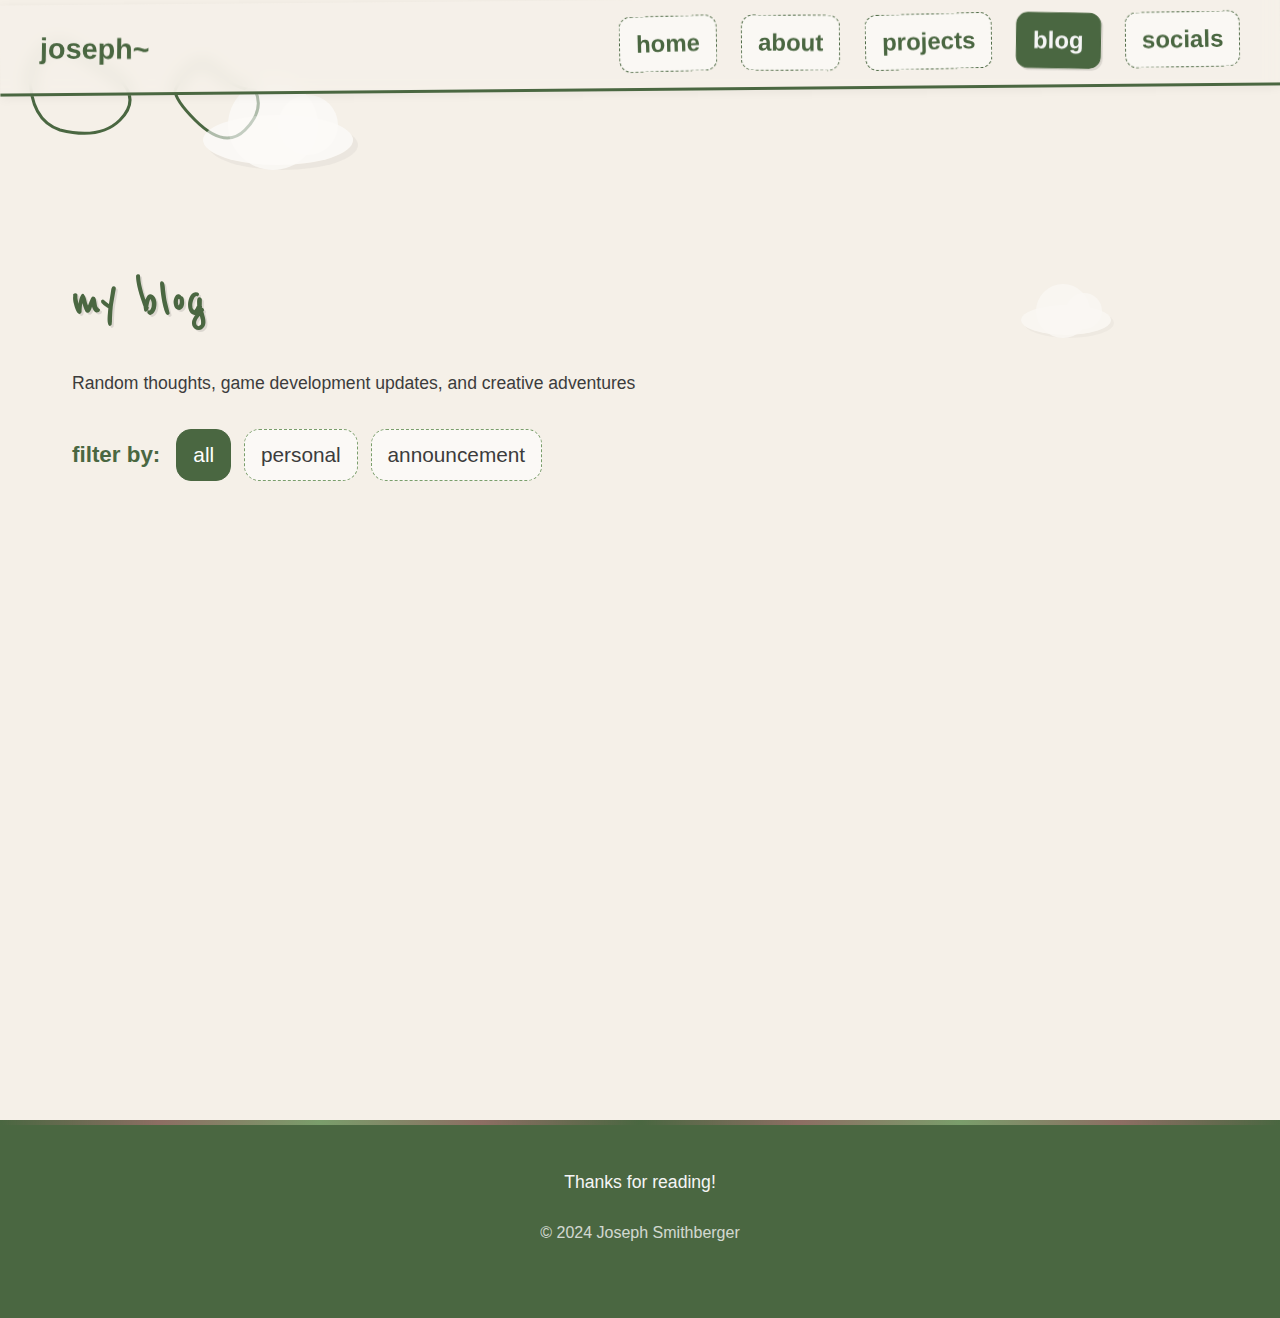
<file: blog/index.html>
<!DOCTYPE html>
<html lang="en">
<head>
    <meta charset="UTF-8">
    <meta name="viewport" content="width=device-width, initial-scale=1.0">
    <title>Blog | Joseph Smithberger</title>
    <meta name="description" content="Read Joseph Smithberger's blog about game development, Mind Garden, and other creative adventures.">
    
    <!-- Fonts and Icons -->
    <link rel="preconnect" href="https://fonts.googleapis.com">
    <link rel="preconnect" href="https://fonts.gstatic.com" crossorigin>
    <link href="https://fonts.googleapis.com/css2?family=Reenie+Beanie&display=swap" rel="stylesheet">
    <link rel="stylesheet" href="https://cdnjs.cloudflare.com/ajax/libs/font-awesome/6.4.0/css/all.min.css">
    
    <!-- Updated Style references -->
    <link rel="stylesheet" href="/styles.css">
    <link rel="stylesheet" href="/blog/blog-styles.css">
</head>
<body>
    <!-- Navigation -->
    <nav id="navbar">
        <div class="nav-container">
            <a href="/" class="logo">joseph~</a>
            <ul class="nav-links">
                <li><a href="/">home</a></li>
                <li><a href="/#about">about</a></li>
                <li><a href="/#projects">projects</a></li>
                <li><a href="/blog" class="active">blog</a></li>
                <li><a href="/#socials">socials</a></li>
            </ul>
            <div class="mobile-menu">
                <div class="bar"></div>
                <div class="bar"></div>
                <div class="bar"></div>
            </div>
        </div>
    </nav>
    
    <!-- Decorative Elements -->
    <div class="cloud cloud-1"></div>
    <div class="cloud cloud-2"></div>
    
    <svg class="scribble scribble-1" width="150" height="150" viewBox="0 0 150 150" xmlns="http://www.w3.org/2000/svg">
        <path d="M30,75 Q45,30 75,50 T120,80 Q140,100 120,120 T60,130 Q30,120 30,75" stroke="#4a6741" stroke-width="3" fill="none" />
    </svg>
    
    <svg class="scribble scribble-2" width="120" height="120" viewBox="0 0 120 120" xmlns="http://www.w3.org/2000/svg">
        <path d="M20,60 Q40,20 60,40 T100,60 Q110,80 90,100 T40,90 Q20,70 20,60" stroke="#4a6741" stroke-width="3" fill="none" />
    </svg>
    
    <!-- Blog Index Content -->
    <main class="blog-list-page">
        <div class="container">
            <h1>my blog</h1>
            <p>Random thoughts, game development updates, and creative adventures</p>
            
            <div id="blogFilters" class="blog-filters">
                <div class="filter-label">filter by:</div>
                <div id="tagFilters" class="tag-filters">
                    <!-- Tag filters will be generated here -->
                </div>
            </div>
            
            <div id="blogListContainer" class="blog-list-container">
                <!-- Blog posts will be loaded here -->
                <div class="loading-posts">loading blog posts...</div>
            </div>
        </div>
    </main>
    
    <!-- Footer -->
    <footer>
        <div class="container">
            <div class="footer-text">
                <p>Thanks for reading!</p>
                <p class="copyright">© 2024 Joseph Smithberger</p>
            </div>
        </div>
    </footer>
    
    <!-- JavaScript - Updated reference -->
    <script>
        // Mobile Menu Toggle
        const mobileMenu = document.querySelector('.mobile-menu');
        const navLinks = document.querySelector('.nav-links');
        
        mobileMenu.addEventListener('click', () => {
            mobileMenu.classList.toggle('active');
            navLinks.classList.toggle('active');
        });
        
        // Hide mobile menu when clicking on a link
        document.querySelectorAll('.nav-links a').forEach(link => {
            link.addEventListener('click', () => {
                mobileMenu.classList.remove('active');
                navLinks.classList.remove('active');
            });
        });
        
        // Blog listing functionality
        document.addEventListener('DOMContentLoaded', function() {
            const blogListContainer = document.getElementById('blogListContainer');
            const tagFiltersContainer = document.getElementById('tagFilters');
            let allPosts = [];
            let activeTag = null;
            
            // Function to generate a random rotation between -2 and 2 degrees
            function getRandomRotation() {
                return (Math.random() * 4 - 2).toFixed(2) + 'deg';
            }
            
            // Function to fetch blog posts
            async function fetchBlogPosts() {
                try {
                    const response = await fetch('/blog/blog-data.json');
                    if (!response.ok) {
                        throw new Error('Failed to fetch blog posts');
                    }
                    
                    const data = await response.json();
                    return data.posts;
                } catch (error) {
                    console.error('Error fetching blog posts:', error);
                    return [];
                }
            }
            
            // Function to create blog post card
            function createBlogPostCard(post) {
                const rotation = getRandomRotation();
                
                const card = document.createElement('div');
                card.className = 'blog-card';
                card.style.setProperty('--random-rotation', rotation);
                card.dataset.tags = post.tags.join(',');
                
                const content = `
                    <div class="blog-image-container">
                        <img src="${post.thumbnail}" alt="${post.title}" class="blog-image">
                    </div>
                    <div class="blog-content">
                        <h3 class="blog-title">${post.title}</h3>
                        <div class="blog-date">${post.date}</div>
                        <p class="blog-excerpt">${post.excerpt}</p>
                        <a href="/blog/posts/${post.slug}.html" class="blog-link">read more</a>
                    </div>
                `;
                
                card.innerHTML = content;
                return card;
            }
            
            // Initialize tag filters
            function initTagFilters(posts) {
                // Collect all unique tags
                const allTags = new Set();
                posts.forEach(post => {
                    if (post.tags && Array.isArray(post.tags)) {
                        post.tags.forEach(tag => allTags.add(tag));
                    }
                });
                
                // Create "All" filter
                const allFilter = document.createElement('div');
                allFilter.className = 'tag-filter active';
                allFilter.textContent = 'all';
                allFilter.dataset.tag = 'all';
                tagFiltersContainer.appendChild(allFilter);
                
                // Create filters for each tag
                allTags.forEach(tag => {
                    const filter = document.createElement('div');
                    filter.className = 'tag-filter';
                    filter.textContent = tag;
                    filter.dataset.tag = tag;
                    tagFiltersContainer.appendChild(filter);
                });
                
                // Add click events to filters
                document.querySelectorAll('.tag-filter').forEach(filter => {
                    filter.addEventListener('click', () => {
                        // Remove active class from all filters
                        document.querySelectorAll('.tag-filter').forEach(f => {
                            f.classList.remove('active');
                        });
                        
                        // Add active class to clicked filter
                        filter.classList.add('active');
                        
                        // Filter posts
                        const tag = filter.dataset.tag;
                        filterPostsByTag(tag);
                    });
                });
            }
            
            // Filter posts by tag
            function filterPostsByTag(tag) {
                activeTag = tag;
                
                // Get all post cards
                const cards = document.querySelectorAll('.blog-card');
                
                if (tag === 'all') {
                    // Show all posts
                    cards.forEach(card => {
                        card.style.display = 'flex';
                    });
                } else {
                    // Show only posts with the selected tag
                    cards.forEach(card => {
                        const tags = card.dataset.tags.split(',');
                        if (tags.includes(tag)) {
                            card.style.display = 'flex';
                        } else {
                            card.style.display = 'none';
                        }
                    });
                }
            }
            
            // Load blog posts
            async function loadBlogPosts() {
                const posts = await fetchBlogPosts();
                allPosts = posts;
                
                if (posts.length === 0) {
                    blogListContainer.innerHTML = '<p class="loading-posts">No posts found</p>';
                    return;
                }
                
                // Clear loading message
                blogListContainer.innerHTML = '';
                
                // Sort posts by date (newest first)
                posts.sort((a, b) => new Date(b.date) - new Date(a.date));
                
                // Add all posts to the container
                posts.forEach(post => {
                    const card = createBlogPostCard(post);
                    blogListContainer.appendChild(card);
                });
                
                // Initialize tag filters
                initTagFilters(posts);
            }
            
            // Load the posts
            loadBlogPosts();
        });
    </script>
    
    <style>
        /* Additional styles specific to the blog list page */
        .blog-list-page {
            padding-top: 6rem;
            padding-bottom: 4rem;
        }
        
        .blog-filters {
            display: flex;
            align-items: center;
            flex-wrap: wrap;
            margin: 2rem 0;
            gap: 1rem;
        }
        
        .filter-label {
            font-size: 1.4rem;
            color: var(--primary);
            font-weight: 600;
        }
        
        .tag-filters {
            display: flex;
            flex-wrap: wrap;
            gap: 0.8rem;
        }
        
        .tag-filter {
            background-color: rgba(255, 255, 255, 0.6);
            padding: 0.5rem 1rem;
            border-radius: 15px;
            font-size: 1.3rem;
            cursor: pointer;
            border: 1px dashed var(--secondary);
            transition: all 0.3s ease;
        }
        
        .tag-filter:hover {
            background-color: rgba(255, 255, 255, 0.8);
            transform: translateY(-2px);
        }
        
        .tag-filter.active {
            background-color: var(--primary);
            color: white;
            border: 1px solid var(--primary);
        }
        
        @media (max-width: 768px) {
            .blog-filters {
                flex-direction: column;
                align-items: flex-start;
                gap: 0.5rem;
            }
            
            .tag-filters {
                margin-left: 0;
            }
        }
    </style>
</body>
</html>
</file>
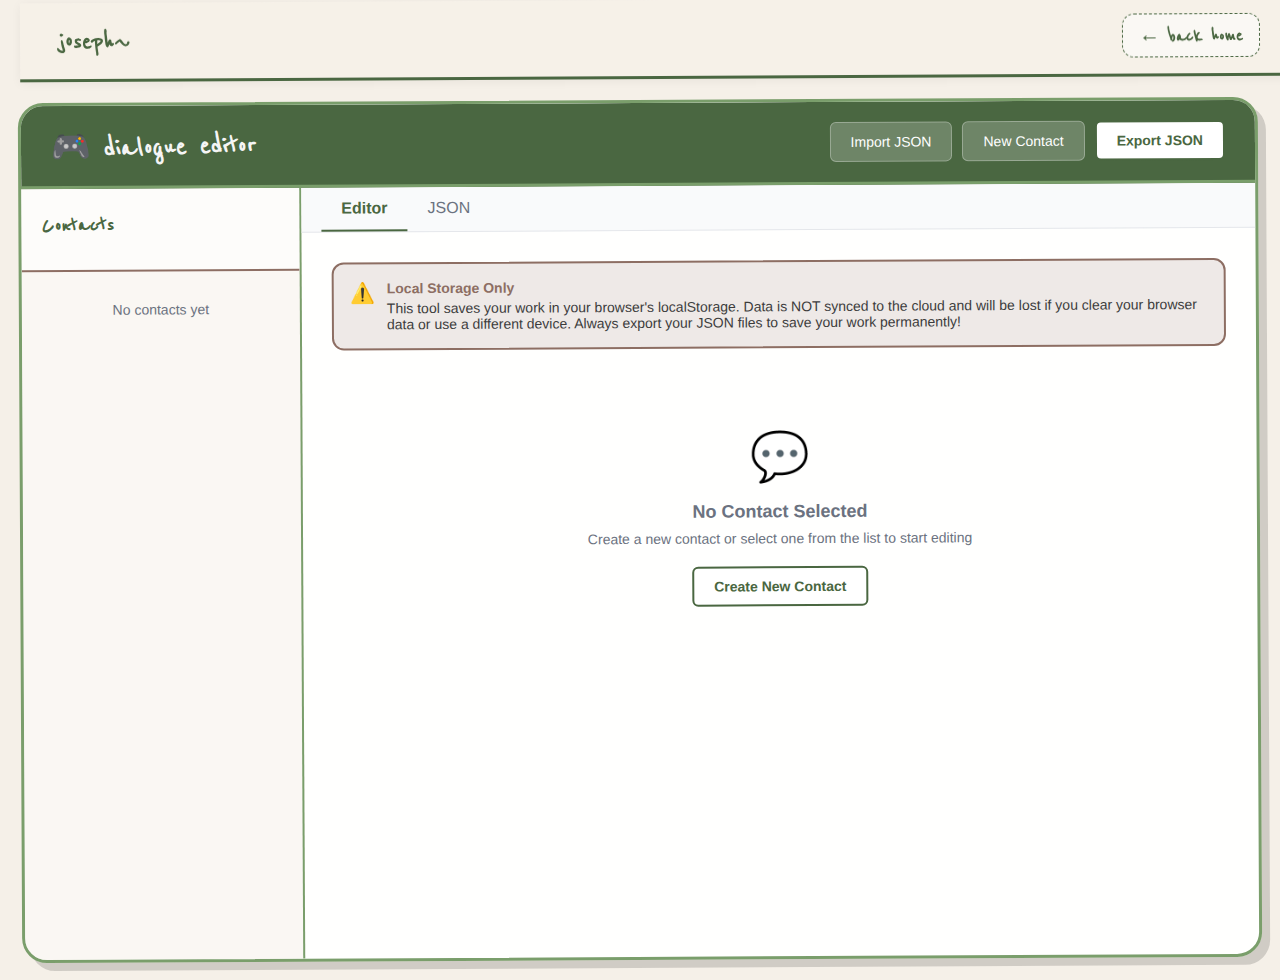
<file: dialogue_editor/index.html>
<!DOCTYPE html>
<html lang="en">
<head>
    <meta charset="UTF-8">
    <meta name="viewport" content="width=device-width, initial-scale=1.0">
    <title>Dialogue Editor | Joseph Smithberger</title>
    <link rel="icon" href="/favicon.ico" type="image/x-icon">
    <link rel="preconnect" href="https://fonts.googleapis.com">
    <link rel="preconnect" href="https://fonts.gstatic.com" crossorigin>
    <link href="https://fonts.googleapis.com/css2?family=Reenie+Beanie&display=swap" rel="stylesheet">
    <link rel="stylesheet" href="https://cdnjs.cloudflare.com/ajax/libs/font-awesome/6.4.0/css/all.min.css">
    <style>
        :root {
            --background: #f5f0e8;
            --primary: #4a6741;
            --secondary: #7a9e6b;
            --accent: #8d6e63;
            --text: #3c3c3c;
            --light-text: #f5f5f5;
        }

        * {
            margin: 0;
            padding: 0;
            box-sizing: border-box;
        }

        body {
            font-family: 'Segoe UI', Tahoma, Geneva, Verdana, sans-serif;
            background-color: var(--background);
            color: var(--text);
            min-height: 100vh;
            padding: 20px;
        }

        .container {
            max-width: 1600px;
            margin: 0 auto;
            background: rgba(255, 255, 255, 0.95);
            border-radius: 25px;
            box-shadow: 8px 8px 0 rgba(0,0,0,0.15);
            border: 3px solid var(--secondary);
            overflow: hidden;
            display: flex;
            flex-direction: column;
            height: calc(100vh - 40px);
            transform: rotate(-0.3deg);
        }

        .header {
            background: var(--primary);
            color: var(--light-text);
            padding: 20px 30px;
            display: flex;
            justify-content: space-between;
            align-items: center;
            border-bottom: 3px solid var(--secondary);
        }

        .header h1 {
            font-size: 32px;
            font-weight: 700;
            font-family: 'Reenie Beanie', cursive;
            transform: rotate(-1deg);
        }

        .header-actions {
            display: flex;
            gap: 10px;
        }

        .btn {
            padding: 10px 20px;
            border: none;
            border-radius: 6px;
            font-size: 14px;
            font-weight: 500;
            cursor: pointer;
            transition: all 0.2s;
        }

        .btn-primary {
            background: white;
            color: var(--primary);
            border: 2px solid var(--primary);
            font-weight: 600;
        }

        .btn-primary:hover {
            transform: translateY(-3px) scale(1.05);
            box-shadow: 4px 4px 0 rgba(0,0,0,0.2);
            background: var(--secondary);
            color: white;
        }

        .btn-secondary {
            background: #f3f4f6;
            color: #374151;
            border: 1px solid #d1d5db;
        }

        .btn-secondary:hover {
            background: #e5e7eb;
            border-color: #9ca3af;
        }

        /* Secondary buttons in header (on colored background) */
        .header .btn-secondary {
            background: rgba(255,255,255,0.2);
            color: white;
            border: 1px solid rgba(255,255,255,0.3);
        }

        .header .btn-secondary:hover {
            background: rgba(255,255,255,0.3);
        }

        .btn-danger {
            background: #ef4444;
            color: white;
        }

        .btn-success {
            background: #10b981;
            color: white;
        }

        .btn-small {
            padding: 6px 12px;
            font-size: 12px;
        }

        .btn-secondary.btn-small {
            background: #e5e7eb;
            border: 1px solid #9ca3af;
            color: #1f2937;
            font-weight: 600;
        }

        .btn-secondary.btn-small:hover {
            background: #d1d5db;
            border-color: #6b7280;
        }

        .main-content {
            display: flex;
            flex: 1;
            overflow: hidden;
        }

        .sidebar {
            width: 280px;
            background: rgba(245, 240, 232, 0.5);
            border-right: 2px solid var(--secondary);
            display: flex;
            flex-direction: column;
            overflow: hidden;
        }

        .sidebar-header {
            padding: 20px;
            background: rgba(255, 255, 255, 0.6);
            border-bottom: 2px solid var(--accent);
        }

        .sidebar-header h2 {
            font-size: 24px;
            font-weight: 700;
            margin-bottom: 12px;
            color: var(--primary);
            font-family: 'Reenie Beanie', cursive;
            transform: rotate(-1deg);
        }

        .contact-list {
            flex: 1;
            overflow-y: auto;
            padding: 10px;
        }

        .contact-item {
            padding: 12px;
            margin-bottom: 8px;
            background: white;
            border: 2px solid var(--secondary);
            border-radius: 8px;
            cursor: pointer;
            transition: all 0.2s;
        }

        .contact-item:hover {
            border-color: var(--secondary);
            box-shadow: 3px 3px 0 rgba(0,0,0,0.1);
            transform: translateY(-2px);
        }

        .contact-item.active {
            background: var(--primary);
            color: white;
            border-color: var(--primary);
            box-shadow: 3px 3px 0 rgba(0,0,0,0.15);
        }

        .contact-item-name {
            font-weight: 600;
            margin-bottom: 4px;
        }

        .contact-item-path {
            font-size: 11px;
            opacity: 0.6;
        }

        .editor-area {
            flex: 1;
            display: flex;
            flex-direction: column;
            overflow: hidden;
        }

        .editor-tabs {
            display: flex;
            background: #f9fafb;
            border-bottom: 1px solid #e5e7eb;
            padding: 0 20px;
        }

        .editor-tab {
            padding: 12px 20px;
            cursor: pointer;
            border-bottom: 2px solid transparent;
            font-weight: 500;
            color: #6b7280;
            transition: all 0.2s;
        }

        .editor-tab:hover {
            color: var(--secondary);
        }

        .editor-tab.active {
            color: var(--primary);
            border-bottom-color: var(--primary);
            font-weight: 700;
        }

        .editor-content {
            flex: 1;
            overflow-y: auto;
            padding: 30px;
        }

        .form-section {
            margin-bottom: 30px;
        }

        .form-section h3 {
            font-size: 22px;
            font-weight: 700;
            margin-bottom: 16px;
            color: var(--primary);
            font-family: 'Reenie Beanie', cursive;
            transform: rotate(-0.5deg);
        }

        .form-group {
            margin-bottom: 16px;
        }

        .form-label {
            display: block;
            font-size: 14px;
            font-weight: 500;
            margin-bottom: 6px;
            color: #374151;
        }

        .form-input, .form-select, .form-textarea {
            width: 100%;
            padding: 10px 12px;
            border: 2px solid var(--secondary);
            border-radius: 8px;
            font-size: 14px;
            font-family: inherit;
            transition: all 0.2s;
            background-color: white;
        }

        .form-input:focus, .form-select:focus, .form-textarea:focus {
            outline: none;
            border-color: var(--primary);
            box-shadow: 0 0 0 3px rgba(74, 103, 65, 0.15);
            background-color: white;
        }

        .form-textarea {
            min-height: 80px;
            resize: vertical;
            font-family: 'Courier New', monospace;
        }

        .form-checkbox {
            display: flex;
            align-items: center;
            gap: 8px;
        }

        .form-checkbox input {
            width: 18px;
            height: 18px;
            cursor: pointer;
        }

        .chat-timeline {
            background: rgba(245, 240, 232, 0.3);
            border: 2px solid var(--secondary);
            border-radius: 12px;
            padding: 20px;
        }

        .chat-entry {
            background: white;
            border: 2px solid #e5e7eb;
            border-radius: 8px;
            padding: 16px;
            margin-bottom: 12px;
            position: relative;
        }

        .chat-entry-header {
            display: flex;
            justify-content: space-between;
            align-items: center;
            margin-bottom: 12px;
        }

        .chat-entry-type {
            display: inline-block;
            padding: 4px 10px;
            border-radius: 4px;
            font-size: 12px;
            font-weight: 600;
        }

        .type-message {
            background: #dbeafe;
            color: #1e40af;
        }

        .type-step {
            background: #fef3c7;
            color: #92400e;
        }

        .chat-entry-actions {
            display: flex;
            gap: 8px;
        }

        .icon-btn {
            background: none;
            border: none;
            cursor: pointer;
            padding: 4px 8px;
            border-radius: 4px;
            color: #6b7280;
            font-size: 14px;
            transition: all 0.2s;
        }

        .icon-btn:hover {
            background: rgba(122, 158, 107, 0.2);
            color: var(--primary);
            transform: scale(1.1);
        }

        .chat-entry-content {
            font-size: 14px;
            color: #374151;
            line-height: 1.6;
        }

        .step-details {
            margin-top: 12px;
            padding-top: 12px;
            border-top: 1px solid #e5e7eb;
            font-size: 13px;
        }

        .step-detail-row {
            margin-bottom: 8px;
            display: flex;
            gap: 8px;
        }

        .step-detail-label {
            font-weight: 600;
            color: #6b7280;
            min-width: 100px;
        }

        .step-detail-value {
            color: #374151;
        }

        .add-entry-btn {
            width: 100%;
            padding: 12px;
            border: 2px solid var(--secondary);
            background: white;
            border-radius: 8px;
            color: var(--primary);
            font-weight: 600;
            cursor: pointer;
            transition: all 0.2s;
        }

        .add-entry-btn:hover {
            border-color: var(--primary);
            color: var(--primary);
            background: rgba(122, 158, 107, 0.1);
            transform: translateY(-2px);
        }

        .json-preview {
            background: #1f2937;
            color: #f9fafb;
            padding: 20px;
            border-radius: 8px;
            font-family: 'Courier New', monospace;
            font-size: 13px;
            line-height: 1.6;
            overflow-x: auto;
            white-space: pre;
        }

        .modal-overlay {
            display: none;
            position: fixed;
            top: 0;
            left: 0;
            right: 0;
            bottom: 0;
            background: rgba(0,0,0,0.5);
            z-index: 1000;
            align-items: center;
            justify-content: center;
        }

        .modal-overlay.active {
            display: flex;
        }

        .modal {
            background: white;
            border-radius: 12px;
            padding: 30px;
            max-width: 600px;
            width: 90%;
            max-height: 90vh;
            overflow-y: auto;
        }

        .modal h2 {
            margin-bottom: 20px;
            color: #1f2937;
        }

        .modal-actions {
            display: flex;
            gap: 10px;
            justify-content: flex-end;
            margin-top: 20px;
        }

        .notify-triggers {
            margin-top: 12px;
        }

        .notify-item {
            background: #f9fafb;
            padding: 12px;
            border-radius: 6px;
            margin-bottom: 8px;
            border: 1px solid #e5e7eb;
        }

        .notify-item-header {
            display: flex;
            justify-content: space-between;
            align-items: center;
            margin-bottom: 8px;
        }

        .empty-state {
            text-align: center;
            padding: 60px 20px;
            color: #6b7280;
        }

        .empty-state-icon {
            font-size: 48px;
            margin-bottom: 16px;
        }

        .empty-state h3 {
            font-size: 18px;
            margin-bottom: 8px;
        }

        .empty-state p {
            font-size: 14px;
            margin-bottom: 20px;
        }

        .validation-warning {
            background: #fef3c7;
            border: 2px solid #fbbf24;
            color: #92400e;
            padding: 12px;
            border-radius: 8px;
            margin-bottom: 20px;
            font-size: 14px;
        }

        .storage-warning {
            background: rgba(141, 110, 99, 0.15);
            border: 2px solid var(--accent);
            color: var(--text);
            padding: 16px;
            border-radius: 12px;
            margin-bottom: 20px;
            font-size: 14px;
            display: flex;
            align-items: flex-start;
            gap: 12px;
        }

        .storage-warning-icon {
            font-size: 20px;
            color: var(--accent);
            flex-shrink: 0;
        }

        .storage-warning-content {
            flex: 1;
        }

        .storage-warning strong {
            color: var(--accent);
            display: block;
            margin-bottom: 4px;
        }

        .array-input {
            margin-top: 8px;
        }

        .array-item {
            display: flex;
            gap: 8px;
            margin-bottom: 8px;
        }

        .array-item input {
            flex: 1;
        }

        ::-webkit-scrollbar {
            width: 8px;
            height: 8px;
        }

        ::-webkit-scrollbar-track {
            background: #f1f5f9;
        }

        ::-webkit-scrollbar-thumb {
            background: #cbd5e1;
            border-radius: 4px;
        }

        ::-webkit-scrollbar-thumb:hover {
            background: #94a3b8;
        }
    </style>
</head>
<body>
    <nav id="navbar" style="background-color: rgba(245, 240, 232, 0.95); backdrop-filter: blur(8px); position: fixed; top: 0; width: 100%; z-index: 1000; padding: 0.5rem; border-bottom: 3px solid var(--primary); box-shadow: 0 2px 10px rgba(0,0,0,0.05); transform: rotate(-0.3deg);">
        <div style="display: flex; justify-content: space-between; align-items: center; padding: 0.5rem 2rem; max-width: 1600px; margin: 0 auto;">
            <a href="/" style="font-size: 1.8rem; font-weight: 700; color: var(--primary); transform: rotate(1deg); display: inline-block; transition: transform 0.3s ease, color 0.3s ease; text-decoration: none; font-family: 'Reenie Beanie', cursive;">joseph~</a>
            <div style="display: flex; gap: 1rem;">
                <a href="/" style="font-weight: 600; font-size: 1.3rem; padding: 0.5rem 1rem; background-color: rgba(255, 255, 255, 0.5); border-radius: 12px; border: 1px dashed var(--primary); display: inline-block; transition: all 0.3s ease; text-decoration: none; color: var(--primary); font-family: 'Reenie Beanie', cursive;">← back home</a>
            </div>
        </div>
    </nav>

    <div class="container" style="margin-top: 80px;">
        <div class="header">
            <h1>🎮 dialogue editor</h1>
            <div class="header-actions">
                <button class="btn btn-secondary" onclick="app.importJSON()">Import JSON</button>
                <button class="btn btn-secondary" onclick="app.newContact()">New Contact</button>
                <button class="btn btn-primary" onclick="app.exportJSON()">Export JSON</button>
            </div>
        </div>

        <div class="main-content">
            <div class="sidebar">
                            <div class="sidebar-header">
                <h2>Contacts</h2>
            </div>
                <div class="contact-list" id="contactList"></div>
            </div>

            <div class="editor-area">
                <div class="editor-tabs">
                    <div class="editor-tab active" data-tab="editor" onclick="app.switchTab('editor')">Editor</div>
                    <div class="editor-tab" data-tab="json" onclick="app.switchTab('json')">JSON</div>
                </div>

                <div class="editor-content" id="editorContent">
                    <div class="storage-warning">
                        <div class="storage-warning-icon">⚠️</div>
                        <div class="storage-warning-content">
                            <strong>Local Storage Only</strong>
                            <p style="margin: 0;">This tool saves your work in your browser's localStorage. Data is NOT synced to the cloud and will be lost if you clear your browser data or use a different device. Always export your JSON files to save your work permanently!</p>
                        </div>
                    </div>
                    <div class="empty-state">
                        <div class="empty-state-icon">💬</div>
                        <h3>No Contact Selected</h3>
                        <p>Create a new contact or select one from the list to start editing</p>
                        <button class="btn btn-primary" onclick="app.newContact()">Create New Contact</button>
                    </div>
                </div>
            </div>
        </div>
    </div>

    <!-- Modal for editing chat entries -->
    <div class="modal-overlay" id="entryModal">
        <div class="modal">
            <h2 id="modalTitle">Edit Entry</h2>
            <div id="modalContent"></div>
            <div class="modal-actions">
                <button class="btn btn-secondary" onclick="app.closeModal()">Cancel</button>
                <button class="btn btn-primary" onclick="app.saveEntry()">Save</button>
            </div>
        </div>
    </div>

    <script>
        const app = {
            contacts: [],
            currentContactId: null,
            currentTab: 'editor',
            editingEntry: null,
            editingEntryIndex: null,

            init() {
                this.loadFromLocalStorage();
                this.render();
            },

            loadFromLocalStorage() {
                const saved = localStorage.getItem('dialogueEditorData');
                if (saved) {
                    try {
                        this.contacts = JSON.parse(saved);
                    } catch (e) {
                        console.error('Failed to load saved data:', e);
                    }
                }
            },

            saveToLocalStorage() {
                localStorage.setItem('dialogueEditorData', JSON.stringify(this.contacts));
            },

            newContact() {
                const id = Date.now().toString();
                const contact = {
                    id: id,
                    name: 'New Contact',
                    icon: 'res://assets/profile_icons/placeholder.png',
                    locked: false,
                    chat: ['Welcome to the chat!']
                };
                this.contacts.push(contact);
                this.currentContactId = id;
                this.saveToLocalStorage();
                this.render();
            },

            selectContact(id) {
                this.currentContactId = id;
                this.render();
            },

            getCurrentContact() {
                return this.contacts.find(c => c.id === this.currentContactId);
            },

            updateCurrentContact(updates) {
                const contact = this.getCurrentContact();
                if (contact) {
                    Object.assign(contact, updates);
                    this.saveToLocalStorage();
                    this.render();
                }
            },

            deleteContact() {
                if (!confirm('Are you sure you want to delete this contact?')) return;
                this.contacts = this.contacts.filter(c => c.id !== this.currentContactId);
                this.currentContactId = null;
                this.saveToLocalStorage();
                this.render();
            },

            switchTab(tab) {
                this.currentTab = tab;
                document.querySelectorAll('.editor-tab').forEach(t => {
                    t.classList.toggle('active', t.dataset.tab === tab);
                });
                if (tab === 'editor') {
                    this.renderEditor();
                } else if (tab === 'json') {
                    this.renderJSONEditor();
                }
            },

            addChatEntry(type) {
                const contact = this.getCurrentContact();
                if (!contact) return;

                if (type === 'message') {
                    contact.chat.push('New message');
                } else {
                    contact.chat.push({
                        expect_tokens: [],
                        match: 'set',
                        success: 'Success message',
                        fail: 'Try again'
                    });
                }
                this.saveToLocalStorage();
                this.render();
            },

            editChatEntry(index) {
                const contact = this.getCurrentContact();
                if (!contact) return;

                this.editingEntryIndex = index;
                this.editingEntry = JSON.parse(JSON.stringify(contact.chat[index]));

                const isMessage = typeof this.editingEntry === 'string';
                
                document.getElementById('modalTitle').textContent = isMessage ? 'Edit Message' : 'Edit Step';
                document.getElementById('modalContent').innerHTML = isMessage ? 
                    this.renderMessageEditor() : this.renderStepEditor();
                
                document.getElementById('entryModal').classList.add('active');
            },

            deleteChatEntry(index) {
                if (!confirm('Delete this entry?')) return;
                const contact = this.getCurrentContact();
                if (!contact) return;
                contact.chat.splice(index, 1);
                this.saveToLocalStorage();
                this.render();
            },

            moveChatEntry(index, direction) {
                const contact = this.getCurrentContact();
                if (!contact) return;
                const newIndex = index + direction;
                if (newIndex < 0 || newIndex >= contact.chat.length) return;
                [contact.chat[index], contact.chat[newIndex]] = [contact.chat[newIndex], contact.chat[index]];
                this.saveToLocalStorage();
                this.render();
            },

            saveEntry() {
                const contact = this.getCurrentContact();
                if (!contact) return;

                const isMessage = typeof this.editingEntry === 'string';
                
                if (isMessage) {
                    const text = document.getElementById('messageText').value;
                    contact.chat[this.editingEntryIndex] = text;
                } else {
                    const step = {
                        match: document.getElementById('matchType').value
                    };

                    const expectType = document.getElementById('expectType').value;
                    if (expectType === 'expect') {
                        step.expect = document.getElementById('expectValue').value;
                    } else if (expectType === 'expect_tokens') {
                        const tokens = document.getElementById('expectTokens').value
                            .split(',')
                            .map(t => t.trim())
                            .filter(t => t);
                        step.expect_tokens = tokens;
                    }

                    const successText = document.getElementById('successText').value;
                    const successLines = successText.split('\n').filter(l => l.trim());
                    step.success = successLines.length === 1 ? successLines[0] : successLines;

                    const failText = document.getElementById('failText').value;
                    if (failText.trim()) {
                        const failLines = failText.split('\n').filter(l => l.trim());
                        step.fail = failLines.length === 1 ? failLines[0] : failLines;
                    }

                    step.lock = document.getElementById('lockCheck').checked;

                    // Handle notify triggers
                    const notifyElements = document.querySelectorAll('.notify-item');
                    const notifyTriggers = [];
                    notifyElements.forEach(el => {
                        const chat = el.querySelector('.notify-chat').value;
                        const messages = el.querySelector('.notify-messages').value;
                        if (chat && messages) {
                            notifyTriggers.push({
                                chat: chat,
                                messages: messages.includes('\n') ? messages.split('\n').filter(l => l.trim()) : messages
                            });
                        }
                    });
                    if (notifyTriggers.length > 0) {
                        step.notify = notifyTriggers;
                    }

                    contact.chat[this.editingEntryIndex] = step;
                }

                this.closeModal();
                this.saveToLocalStorage();
                this.render();
            },

            closeModal() {
                document.getElementById('entryModal').classList.remove('active');
                this.editingEntry = null;
                this.editingEntryIndex = null;
            },

            renderMessageEditor() {
                return `
                    <div class="form-group">
                        <label class="form-label">Message Text</label>
                        <textarea class="form-textarea" id="messageText" rows="4">${this.editingEntry}</textarea>
                    </div>
                `;
            },

            renderStepEditor() {
                const step = this.editingEntry;
                const expectType = step.expect ? 'expect' : 'expect_tokens';
                const expectValue = step.expect || '';
                const expectTokens = step.expect_tokens ? step.expect_tokens.join(', ') : '';
                const success = Array.isArray(step.success) ? step.success.join('\n') : (step.success || '');
                const fail = Array.isArray(step.fail) ? step.fail.join('\n') : (step.fail || '');
                const notify = (step.notify && Array.isArray(step.notify)) ? step.notify : [];

                return `
                    <div class="form-group">
                        <label class="form-label">Expectation Type</label>
                        <select class="form-select" id="expectType" onchange="app.toggleExpectFields()">
                            <option value="expect_tokens" ${expectType === 'expect_tokens' ? 'selected' : ''}>Expect Tokens (Flexible)</option>
                            <option value="expect" ${expectType === 'expect' ? 'selected' : ''}>Expect Exact (Strict)</option>
                        </select>
                    </div>

                    <div class="form-group" id="expectValueGroup" style="display: ${expectType === 'expect' ? 'block' : 'none'}">
                        <label class="form-label">Exact Phrase</label>
                        <input type="text" class="form-input" id="expectValue" value="${expectValue}">
                        <small style="color: #6b7280; font-size: 12px;">Player must type this exact phrase</small>
                    </div>

                    <div class="form-group" id="expectTokensGroup" style="display: ${expectType === 'expect_tokens' ? 'block' : 'none'}">
                        <label class="form-label">Expected Tokens (comma-separated)</label>
                        <input type="text" class="form-input" id="expectTokens" value="${expectTokens}">
                        <small style="color: #6b7280; font-size: 12px;">e.g., "door, code" - player must use these words</small>
                    </div>

                    <div class="form-group">
                        <label class="form-label">Match Type</label>
                        <select class="form-select" id="matchType">
                            <option value="set" ${step.match === 'set' ? 'selected' : ''}>Set (all tokens, any order)</option>
                            <option value="contains" ${step.match === 'contains' ? 'selected' : ''}>Contains (has these tokens)</option>
                            <option value="exact" ${step.match === 'exact' ? 'selected' : ''}>Exact (exact match)</option>
                        </select>
                    </div>

                    <div class="form-group">
                        <label class="form-label">Success Message(s)</label>
                        <textarea class="form-textarea" id="successText" rows="3">${success}</textarea>
                        <small style="color: #6b7280; font-size: 12px;">One per line for multiple messages</small>
                    </div>

                    <div class="form-group">
                        <label class="form-label">Fail Message(s) (optional)</label>
                        <textarea class="form-textarea" id="failText" rows="2">${fail}</textarea>
                        <small style="color: #6b7280; font-size: 12px;">Shown when player uses wrong words</small>
                    </div>

                    <div class="form-group">
                        <label class="form-checkbox">
                            <input type="checkbox" id="lockCheck" ${step.lock ? 'checked' : ''}>
                            <span>Lock conversation after this step</span>
                        </label>
                    </div>

                    <div class="form-section">
                        <h3>Notify Triggers</h3>
                        <small style="color: #6b7280; font-size: 12px; display: block; margin-bottom: 12px;">
                            Trigger messages to other contacts when this step succeeds
                        </small>
                        <div class="notify-triggers" id="notifyTriggers">
                            ${notify.length > 0 ? notify.map((n, i) => this.renderNotifyItem(n, i)).join('') : ''}
                        </div>
                        ${notify.length === 0 ? '<div style="color: #9ca3af; font-size: 13px; padding: 12px; text-align: center; margin-bottom: 12px;">No triggers yet. Click below to add one.</div>' : ''}
                        <button class="btn btn-secondary btn-small" onclick="app.addNotifyTrigger()">+ Add Trigger</button>
                    </div>
                `;
            },

            renderNotifyItem(notify, index) {
                const messages = Array.isArray(notify.messages) ? notify.messages.join('\n') : notify.messages;
                return `
                    <div class="notify-item">
                        <div class="notify-item-header">
                            <strong>Trigger ${index + 1}</strong>
                            <button class="icon-btn" onclick="app.removeNotifyTrigger(${index})">🗑️</button>
                        </div>
                        <div class="form-group">
                            <label class="form-label">Contact Path</label>
                            <input type="text" class="form-input notify-chat" value="${notify.chat || ''}" placeholder="res://scripts/chats/ContactName.json">
                        </div>
                        <div class="form-group">
                            <label class="form-label">Messages</label>
                            <textarea class="form-textarea notify-messages" rows="2">${messages || ''}</textarea>
                        </div>
                    </div>
                `;
            },

            toggleExpectFields() {
                const type = document.getElementById('expectType').value;
                document.getElementById('expectValueGroup').style.display = type === 'expect' ? 'block' : 'none';
                document.getElementById('expectTokensGroup').style.display = type === 'expect_tokens' ? 'block' : 'none';
            },

            addNotifyTrigger() {
                const container = document.getElementById('notifyTriggers');
                const index = container.querySelectorAll('.notify-item').length;
                container.insertAdjacentHTML('beforeend', this.renderNotifyItem({chat: '', messages: ''}, index));
            },

            removeNotifyTrigger(index) {
                const container = document.getElementById('notifyTriggers');
                container.children[index].remove();
                // Re-index remaining items
                Array.from(container.children).forEach((child, i) => {
                    child.querySelector('strong').textContent = `Trigger ${i + 1}`;
                    child.querySelector('.icon-btn').setAttribute('onclick', `app.removeNotifyTrigger(${i})`);
                });
            },

            exportJSON() {
                const contact = this.getCurrentContact();
                if (!contact) {
                    alert('Please select a contact to export');
                    return;
                }

                const exportData = {
                    name: contact.name,
                    icon: contact.icon,
                    locked: contact.locked,
                    chat: contact.chat
                };

                const json = JSON.stringify(exportData, null, 2);
                const blob = new Blob([json], { type: 'application/json' });
                const url = URL.createObjectURL(blob);
                const a = document.createElement('a');
                a.href = url;
                a.download = `${contact.name.replace(/\s+/g, '_')}.json`;
                a.click();
                URL.revokeObjectURL(url);
            },

            importJSON() {
                const input = document.createElement('input');
                input.type = 'file';
                input.accept = '.json';
                input.onchange = (e) => {
                    const file = e.target.files[0];
                    if (!file) return;

                    const reader = new FileReader();
                    reader.onload = (event) => {
                        try {
                            const data = JSON.parse(event.target.result);
                            const id = Date.now().toString();
                            const newContact = {
                                id: id,
                                name: data.name || 'Imported Contact',
                                icon: data.icon || 'res://assets/profile_icons/placeholder.png',
                                locked: data.locked || false,
                                chat: data.chat || []
                            };
                            this.contacts.push(newContact);
                            this.currentContactId = id;
                            this.saveToLocalStorage();
                            this.render();
                            alert(`Successfully imported "${newContact.name}"`);
                        } catch (error) {
                            alert('Failed to import JSON: ' + error.message);
                        }
                    };
                    reader.readAsText(file);
                };
                input.click();
            },

            render() {
                this.renderContactList();
                if (this.currentTab === 'editor') {
                    this.renderEditor();
                } else if (this.currentTab === 'json') {
                    this.renderJSONEditor();
                }
            },

            renderContactList() {
                const list = document.getElementById('contactList');
                if (this.contacts.length === 0) {
                    list.innerHTML = '<div style="padding: 20px; text-align: center; color: #6b7280; font-size: 14px;">No contacts yet</div>';
                    return;
                }

                list.innerHTML = this.contacts.map(contact => `
                    <div class="contact-item ${contact.id === this.currentContactId ? 'active' : ''}" 
                         onclick="app.selectContact('${contact.id}')">
                        <div class="contact-item-name">${contact.name}</div>
                        <div class="contact-item-path">${contact.chat.length} entries</div>
                    </div>
                `).join('');
            },

            renderEditor() {
                const contact = this.getCurrentContact();
                const content = document.getElementById('editorContent');

                if (!contact) {
                    content.innerHTML = `
                        <div class="storage-warning">
                            <div class="storage-warning-icon">⚠️</div>
                            <div class="storage-warning-content">
                                <strong>Local Storage Only</strong>
                                <p style="margin: 0;">This tool saves your work in your browser's localStorage. Data is NOT synced to the cloud and will be lost if you clear your browser data or use a different device. Always export your JSON files to save your work permanently!</p>
                            </div>
                        </div>
                        <div class="empty-state">
                            <div class="empty-state-icon">💬</div>
                            <h3>No Contact Selected</h3>
                            <p>Create a new contact or select one from the list to start editing</p>
                            <button class="btn btn-primary" onclick="app.newContact()">Create New Contact</button>
                        </div>
                    `;
                    return;
                }

                content.innerHTML = `
                    <div class="storage-warning">
                        <div class="storage-warning-icon">⚠️</div>
                        <div class="storage-warning-content">
                            <strong>Local Storage Only</strong>
                            <p style="margin: 0;">This tool saves your work in your browser's localStorage. Data is NOT synced to the cloud and will be lost if you clear your browser data or use a different device. Always export your JSON files to save your work permanently!</p>
                        </div>
                    </div>
                    <div class="form-section">
                        <div style="display: flex; justify-content: space-between; align-items: center; margin-bottom: 20px;">
                            <h3>Contact Information</h3>
                            <button class="btn btn-danger btn-small" onclick="app.deleteContact()">Delete Contact</button>
                        </div>
                        
                        <div class="form-group">
                            <label class="form-label">Name</label>
                            <input type="text" class="form-input" value="${contact.name}" 
                                   onchange="app.updateCurrentContact({name: this.value})">
                        </div>

                        <div class="form-group">
                            <label class="form-label">Icon Path</label>
                            <input type="text" class="form-input" value="${contact.icon}" 
                                   onchange="app.updateCurrentContact({icon: this.value})">
                            <small style="color: #6b7280; font-size: 12px;">e.g., res://assets/profile_icons/placeholder.png</small>
                        </div>

                        <div class="form-group">
                            <label class="form-checkbox">
                                <input type="checkbox" ${contact.locked ? 'checked' : ''} 
                                       onchange="app.updateCurrentContact({locked: this.checked})">
                                <span>Start locked (must be unlocked via notify trigger)</span>
                            </label>
                            <small style="display: block; margin-left: 26px; color: #6b7280; font-size: 12px; margin-top: 4px;">
                                To lock mid-conversation, use the "Lock conversation after this step" checkbox on individual steps
                            </small>
                        </div>
                    </div>

                    <div class="form-section">
                        <h3>Chat Timeline</h3>
                        <div class="chat-timeline">
                            ${contact.chat.map((entry, index) => this.renderChatEntry(entry, index)).join('')}
                            <div style="display: flex; gap: 8px; margin-top: 12px;">
                                <button class="add-entry-btn" style="flex: 1;" onclick="app.addChatEntry('message')">+ Add Message</button>
                                <button class="add-entry-btn" style="flex: 1;" onclick="app.addChatEntry('step')">+ Add Step</button>
                            </div>
                        </div>
                    </div>
                `;
            },

            renderChatEntry(entry, index) {
                const isMessage = typeof entry === 'string';
                const typeClass = isMessage ? 'type-message' : 'type-step';
                const typeLabel = isMessage ? 'NPC Message' : 'Player Step';

                let content = '';
                if (isMessage) {
                    content = `<div class="chat-entry-content">${entry}</div>`;
                } else {
                    const expect = entry.expect || (entry.expect_tokens ? entry.expect_tokens.join(', ') : 'none');
                    const success = Array.isArray(entry.success) ? entry.success.join(' | ') : entry.success;
                    content = `
                        <div class="step-details">
                            <div class="step-detail-row">
                                <span class="step-detail-label">Expects:</span>
                                <span class="step-detail-value">${expect}</span>
                            </div>
                            <div class="step-detail-row">
                                <span class="step-detail-label">Match:</span>
                                <span class="step-detail-value">${entry.match || 'set'}</span>
                            </div>
                            <div class="step-detail-row">
                                <span class="step-detail-label">Success:</span>
                                <span class="step-detail-value">${success}</span>
                            </div>
                            ${entry.lock ? '<div class="step-detail-row"><span class="step-detail-label">🔒 Locks conversation</span></div>' : ''}
                            ${entry.notify ? `<div class="step-detail-row"><span class="step-detail-label">📬 ${entry.notify.length} notification(s)</span></div>` : ''}
                        </div>
                    `;
                }

                return `
                    <div class="chat-entry">
                        <div class="chat-entry-header">
                            <span class="chat-entry-type ${typeClass}">${typeLabel}</span>
                            <div class="chat-entry-actions">
                                ${index > 0 ? `<button class="icon-btn" onclick="app.moveChatEntry(${index}, -1)" title="Move up">↑</button>` : ''}
                                ${index < this.getCurrentContact().chat.length - 1 ? `<button class="icon-btn" onclick="app.moveChatEntry(${index}, 1)" title="Move down">↓</button>` : ''}
                                <button class="icon-btn" onclick="app.editChatEntry(${index})" title="Edit">✏️</button>
                                <button class="icon-btn" onclick="app.deleteChatEntry(${index})" title="Delete">🗑️</button>
                            </div>
                        </div>
                        ${content}
                    </div>
                `;
            },

            renderJSONEditor() {
                const contact = this.getCurrentContact();
                const content = document.getElementById('editorContent');

                if (!contact) {
                    content.innerHTML = `
                        <div class="empty-state">
                            <div class="empty-state-icon">📄</div>
                            <h3>No Contact Selected</h3>
                            <p>Select a contact to view its JSON</p>
                        </div>
                    `;
                    return;
                }

                const exportData = {
                    name: contact.name,
                    icon: contact.icon,
                    locked: contact.locked,
                    chat: contact.chat
                };

                content.innerHTML = `
                    <div style="margin-bottom: 20px;">
                        <div style="display: flex; justify-content: space-between; align-items: center; margin-bottom: 16px;">
                            <div>
                                <h3 style="margin-bottom: 4px;">JSON Editor</h3>
                                <p style="font-size: 14px; color: #6b7280;">Edit the raw JSON or copy to clipboard</p>
                            </div>
                            <div style="display: flex; gap: 8px;">
                                <button class="btn btn-secondary btn-small" onclick="app.formatJSON()">Format</button>
                                <button class="btn btn-secondary btn-small" onclick="app.copyJSON()">Copy</button>
                                <button class="btn btn-success btn-small" onclick="app.saveRawJSON()">Apply Changes</button>
                            </div>
                        </div>
                        <textarea 
                            id="rawJSONEditor" 
                            class="form-textarea" 
                            style="min-height: calc(100vh - 300px); font-family: 'Courier New', monospace; font-size: 13px;"
                        >${JSON.stringify(exportData, null, 2)}</textarea>
                    </div>
                `;
            },

            copyJSON() {
                const editor = document.getElementById('rawJSONEditor');
                if (editor) {
                    // Copy from the textarea
                    navigator.clipboard.writeText(editor.value)
                        .then(() => alert('JSON copied to clipboard!'))
                        .catch(err => alert('Failed to copy: ' + err));
                } else {
                    // Fallback if not in JSON view
                    const contact = this.getCurrentContact();
                    if (!contact) return;
                    const exportData = {
                        name: contact.name,
                        icon: contact.icon,
                        locked: contact.locked,
                        chat: contact.chat
                    };
                    navigator.clipboard.writeText(JSON.stringify(exportData, null, 2))
                        .then(() => alert('JSON copied to clipboard!'))
                        .catch(err => alert('Failed to copy: ' + err));
                }
            },



            formatJSON() {
                const editor = document.getElementById('rawJSONEditor');
                if (!editor) return;
                try {
                    const data = JSON.parse(editor.value);
                    editor.value = JSON.stringify(data, null, 2);
                } catch (error) {
                    alert('Invalid JSON - cannot format: ' + error.message);
                }
            },

            saveRawJSON() {
                const editor = document.getElementById('rawJSONEditor');
                if (!editor) return;
                
                try {
                    const data = JSON.parse(editor.value);
                    // Validate required fields
                    if (!data.name) {
                        alert('Error: "name" field is required');
                        return;
                    }
                    if (!data.chat || !Array.isArray(data.chat)) {
                        alert('Error: "chat" field must be an array');
                        return;
                    }
                    
                    // Update the contact
                    this.updateCurrentContact({
                        name: data.name,
                        icon: data.icon || 'res://assets/profile_icons/placeholder.png',
                        locked: data.locked || false,
                        chat: data.chat
                    });
                    
                    alert('Changes applied successfully!');
                    this.switchTab('editor');
                } catch (error) {
                    alert('Invalid JSON: ' + error.message);
                }
            }
        };

        // Initialize app on page load
        window.addEventListener('DOMContentLoaded', () => app.init());

        // Close modal when clicking outside
        document.getElementById('entryModal').addEventListener('click', (e) => {
            if (e.target.id === 'entryModal') {
                app.closeModal();
            }
        });
    </script>
</body>
</html>
</file>
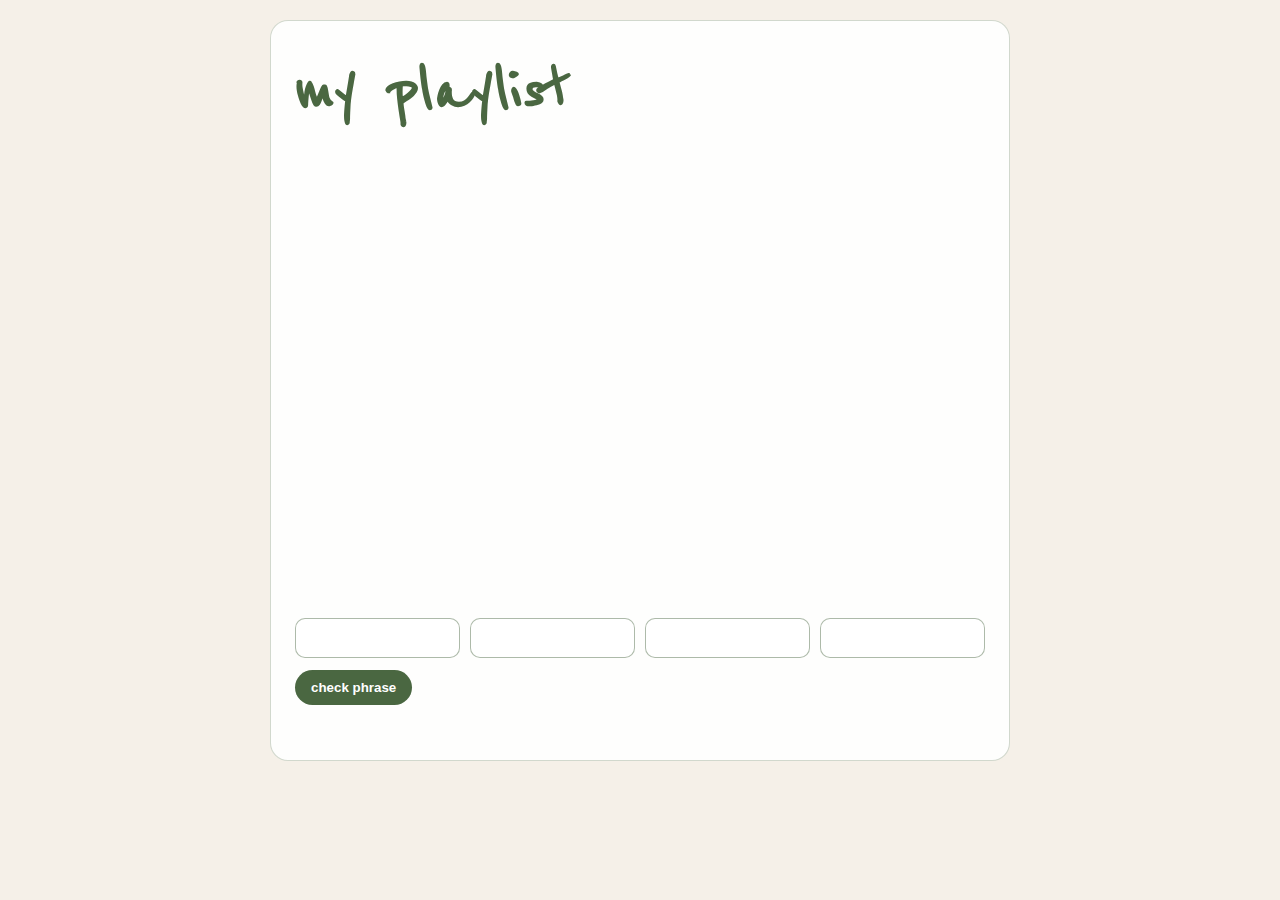
<file: myplaylist/index.html>
<!DOCTYPE html>
<html lang="en">
<head>
    <meta charset="UTF-8">
    <meta name="viewport" content="width=device-width, initial-scale=1.0">
    <title>My Playlist | Joseph Smithberger</title>
    <meta name="robots" content="noindex, nofollow, noarchive, nosnippet, noimageindex, notranslate">
    <meta name="googlebot" content="noindex, nofollow, noarchive, nosnippet, noimageindex">
    <link rel="icon" href="/favicon.ico" type="image/x-icon">
    <link rel="preconnect" href="https://fonts.googleapis.com">
    <link rel="preconnect" href="https://fonts.gstatic.com" crossorigin>
    <link href="https://fonts.googleapis.com/css2?family=Reenie+Beanie&display=swap" rel="stylesheet">
    <style>
        :root {
            --bg: #f5f0e8;
            --panel: rgba(255, 255, 255, 0.88);
            --primary: #4a6741;
            --text: #2f2f2f;
            --danger: #b54242;
            --ok: #2e6f4d;
        }

        * {
            box-sizing: border-box;
            margin: 0;
            padding: 0;
        }

        body {
            min-height: 100vh;
            padding: 20px;
            font-family: 'Segoe UI', Tahoma, Geneva, Verdana, sans-serif;
            color: var(--text);
            background: var(--bg);
        }

        main {
            max-width: 740px;
            margin: 0 auto;
            padding: 24px;
            border: 1px solid rgba(74, 103, 65, 0.25);
            border-radius: 18px;
            background: var(--panel);
        }

        h1 {
            font-family: 'Reenie Beanie', cursive;
            font-size: clamp(3rem, 7vw, 4.8rem);
            color: var(--primary);
            margin-bottom: 14px;
        }

        .playlist-embed {
            margin-bottom: 20px;
            border-radius: 14px;
            overflow: hidden;
        }

        .playlist-embed iframe {
            display: block;
            width: 100%;
            max-width: 660px;
            margin: 0 auto;
            background: transparent;
        }

        form {
            margin-top: 12px;
        }

        .word-grid {
            display: grid;
            grid-template-columns: repeat(4, minmax(0, 1fr));
            gap: 10px;
        }

        .word-grid input {
            width: 100%;
            padding: 10px 8px;
            border: 1px solid rgba(74, 103, 65, 0.45);
            border-radius: 10px;
            text-align: center;
            font-size: 1rem;
            text-transform: lowercase;
            background: #fff;
        }

        button {
            margin-top: 12px;
            padding: 10px 16px;
            border: 0;
            border-radius: 999px;
            background: var(--primary);
            color: #fff;
            cursor: pointer;
            font-weight: 600;
        }

        #status {
            margin-top: 10px;
            min-height: 1.4em;
            color: var(--danger);
            font-size: 0.95rem;
        }

        #hint {
            margin-top: 12px;
            color: var(--ok);
            font-size: 1rem;
            font-weight: 600;
            display: none;
        }

        @media (max-width: 620px) {
            .word-grid {
                grid-template-columns: repeat(2, minmax(0, 1fr));
            }
        }
    </style>
</head>
<body>
    <main>
        <h1>my playlist</h1>

        <div class="playlist-embed">
            <iframe allow="autoplay *; encrypted-media *;" frameborder="0" height="450" style="width:100%;max-width:660px;overflow:hidden;background:transparent;" sandbox="allow-forms allow-popups allow-same-origin allow-scripts allow-storage-access-by-user-activation allow-top-navigation-by-user-activation" src="https://embed.music.apple.com/us/playlist/mind-garden/pl.u-mJy88DRIz2gpq5k"></iframe>
        </div>

        <form id="phrase-form" autocomplete="off">
            <div class="word-grid">
                <input id="w1" type="text" maxlength="20" aria-label="word one" required>
                <input id="w2" type="text" maxlength="20" aria-label="word two" required>
                <input id="w3" type="text" maxlength="20" aria-label="word three" required>
                <input id="w4" type="text" maxlength="20" aria-label="word four" required>
            </div>
            <button type="submit">check phrase</button>
            <p id="status" aria-live="polite"></p>
            <p id="hint" aria-live="polite">congrats, you got it here's your final hint: "it's ok if its your name though."</p>
        </form>
    </main>

    <script>
        const form = document.getElementById('phrase-form');
        const statusEl = document.getElementById('status');
        const hintEl = document.getElementById('hint');
        const wordInputs = ['w1', 'w2', 'w3', 'w4'].map((id) => document.getElementById(id));

        const salt = 'mindgarden-2026-salt-v1';
        const targetHash = 'b6f3425b1a7f9b25ace68276d16f22cf1c8ef09b14594df31f9ebd582338abcd';

        async function sha256Hex(value) {
            const bytes = new TextEncoder().encode(value);
            const hashBuffer = await crypto.subtle.digest('SHA-256', bytes);
            const hashArray = Array.from(new Uint8Array(hashBuffer));
            return hashArray.map((b) => b.toString(16).padStart(2, '0')).join('');
        }

        wordInputs.forEach((input, index) => {
            input.addEventListener('keydown', (event) => {
                if (event.key === ' ' && input.value.trim().length > 0) {
                    event.preventDefault();
                    const next = wordInputs[index + 1];
                    if (next) {
                        next.focus();
                    }
                }

                if (event.key === 'Backspace' && input.value.length === 0) {
                    const prev = wordInputs[index - 1];
                    if (prev) {
                        prev.focus();
                    }
                }
            });
        });

        form.addEventListener('submit', async (event) => {
            event.preventDefault();

            const words = ['w1', 'w2', 'w3', 'w4'].map((id) => {
                const value = document.getElementById(id).value;
                return value.trim().toLowerCase();
            });

            if (words.some((word) => word.length === 0)) {
                statusEl.textContent = 'enter all 4 words.';
                hintEl.style.display = 'none';
                return;
            }

            const joined = words.join(' ');
            const computed = await sha256Hex(joined + '::' + salt);

            if (computed === targetHash) {
                statusEl.textContent = '';
                hintEl.style.display = 'block';
                return;
            }

            statusEl.textContent = 'not quite, try again.';
            hintEl.style.display = 'none';
        });
    </script>
</body>
</html>
</file>
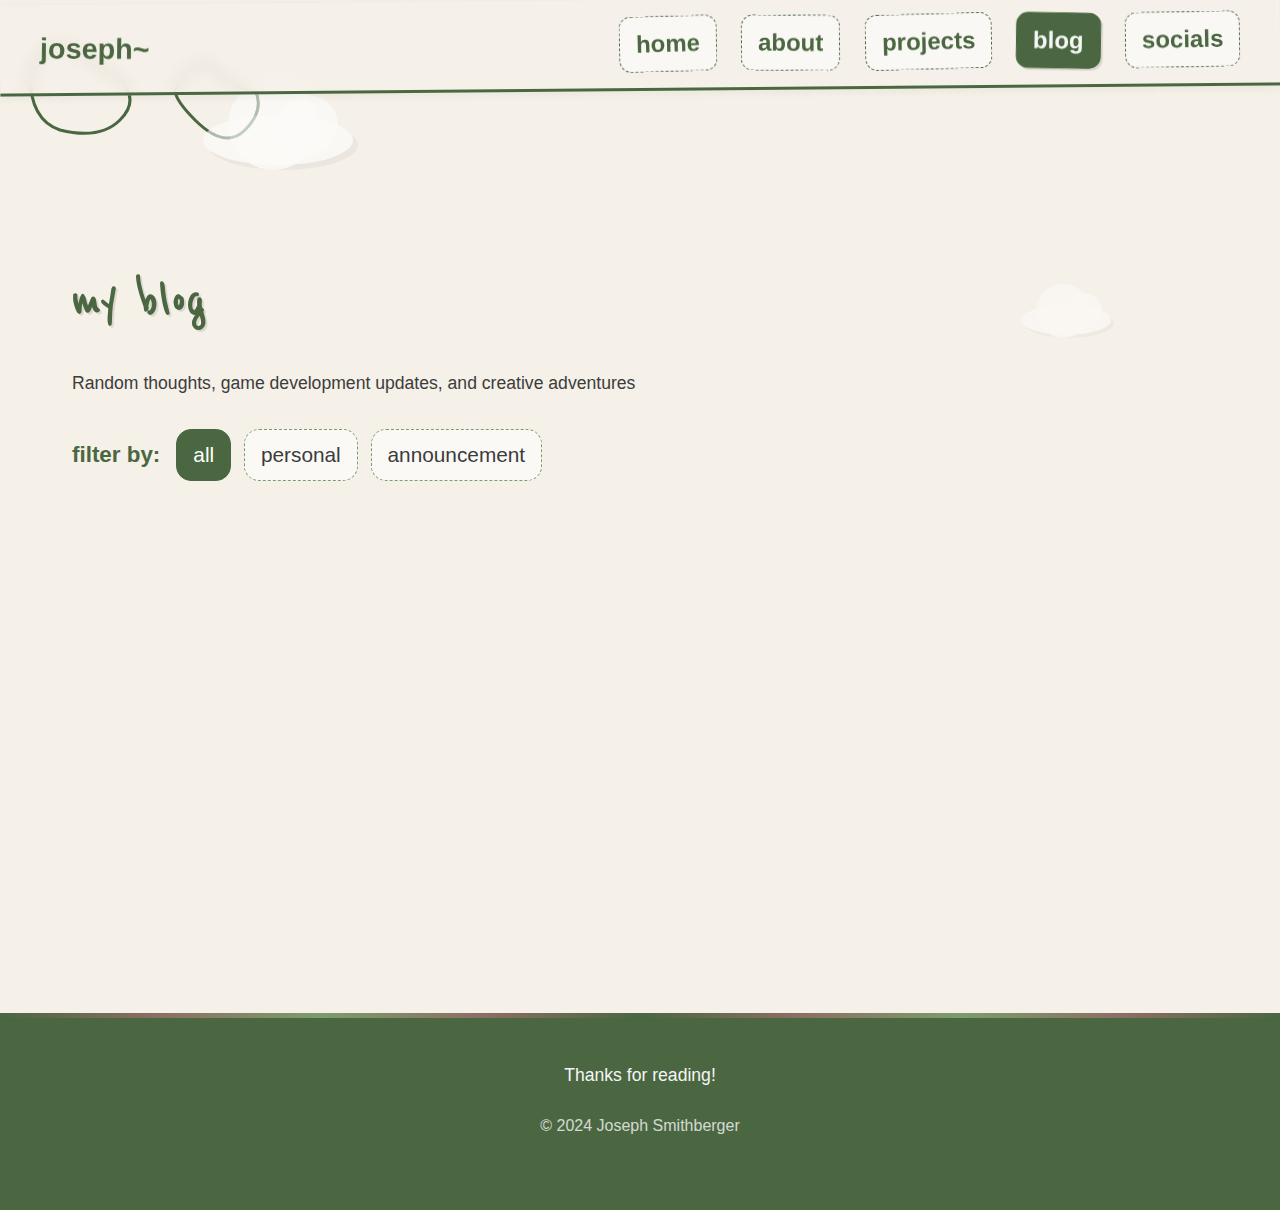
<file: blog-index.html>
<!DOCTYPE html>
<html lang="en">
<head>
    <meta charset="UTF-8">
    <meta name="viewport" content="width=device-width, initial-scale=1.0">
    <title>Blog | Joseph Smithberger</title>
    <meta name="description" content="Read Joseph Smithberger's blog about game development, Mind Garden, and other creative adventures.">
    
    <!-- Fonts and Icons -->
    <link rel="preconnect" href="https://fonts.googleapis.com">
    <link rel="preconnect" href="https://fonts.gstatic.com" crossorigin>
    <link href="https://fonts.googleapis.com/css2?family=Reenie+Beanie&display=swap" rel="stylesheet">
    <link rel="stylesheet" href="https://cdnjs.cloudflare.com/ajax/libs/font-awesome/6.4.0/css/all.min.css">
    
    <!-- Styles - Link to main stylesheet -->
    <link rel="stylesheet" href="/styles.css">
</head>
<body>
    <!-- Navigation -->
    <nav id="navbar">
        <div class="nav-container">
            <a href="/" class="logo">joseph~</a>
            <ul class="nav-links">
                <li><a href="/">home</a></li>
                <li><a href="/#about">about</a></li>
                <li><a href="/#projects">projects</a></li>
                <li><a href="/blog" class="active">blog</a></li>
                <li><a href="/#socials">socials</a></li>
            </ul>
            <div class="mobile-menu">
                <div class="bar"></div>
                <div class="bar"></div>
                <div class="bar"></div>
            </div>
        </div>
    </nav>
    
    <!-- Decorative Elements -->
    <div class="cloud cloud-1"></div>
    <div class="cloud cloud-2"></div>
    
    <svg class="scribble scribble-1" width="150" height="150" viewBox="0 0 150 150" xmlns="http://www.w3.org/2000/svg">
        <path d="M30,75 Q45,30 75,50 T120,80 Q140,100 120,120 T60,130 Q30,120 30,75" stroke="#4a6741" stroke-width="3" fill="none" />
    </svg>
    
    <svg class="scribble scribble-2" width="120" height="120" viewBox="0 0 120 120" xmlns="http://www.w3.org/2000/svg">
        <path d="M20,60 Q40,20 60,40 T100,60 Q110,80 90,100 T40,90 Q20,70 20,60" stroke="#4a6741" stroke-width="3" fill="none" />
    </svg>
    
    <!-- Blog Index Content -->
    <main class="blog-list-page">
        <div class="container">
            <h1>my blog</h1>
            <p>Random thoughts, game development updates, and creative adventures</p>
            
            <div id="blogFilters" class="blog-filters">
                <div class="filter-label">filter by:</div>
                <div id="tagFilters" class="tag-filters">
                    <!-- Tag filters will be generated here -->
                </div>
            </div>
            
            <div id="blogListContainer" class="blog-list-container">
                <!-- Blog posts will be loaded here -->
                <div class="loading-posts">loading blog posts...</div>
            </div>
        </div>
    </main>
    
    <!-- Footer -->
    <footer>
        <div class="container">
            <div class="footer-text">
                <p>Thanks for reading!</p>
                <p class="copyright">© 2024 Joseph Smithberger</p>
            </div>
        </div>
    </footer>
    
    <!-- JavaScript -->
    <script>
        // Mobile Menu Toggle
        const mobileMenu = document.querySelector('.mobile-menu');
        const navLinks = document.querySelector('.nav-links');
        
        mobileMenu.addEventListener('click', () => {
            mobileMenu.classList.toggle('active');
            navLinks.classList.toggle('active');
        });
        
        // Hide mobile menu when clicking on a link
        document.querySelectorAll('.nav-links a').forEach(link => {
            link.addEventListener('click', () => {
                mobileMenu.classList.remove('active');
                navLinks.classList.remove('active');
            });
        });
        
        // Blog listing functionality
        document.addEventListener('DOMContentLoaded', function() {
            const blogListContainer = document.getElementById('blogListContainer');
            const tagFiltersContainer = document.getElementById('tagFilters');
            let allPosts = [];
            let activeTag = null;
            
            // Function to generate a random rotation between -2 and 2 degrees
            function getRandomRotation() {
                return (Math.random() * 4 - 2).toFixed(2) + 'deg';
            }
            
            // Function to fetch blog posts
            async function fetchBlogPosts() {
                try {
                    const response = await fetch('/blog/blog-data.json');
                    if (!response.ok) {
                        throw new Error('Failed to fetch blog posts');
                    }
                    
                    const data = await response.json();
                    return data.posts;
                } catch (error) {
                    console.error('Error fetching blog posts:', error);
                    return [];
                }
            }
            
            // Function to create blog post card
            function createBlogPostCard(post) {
                const rotation = getRandomRotation();
                
                const card = document.createElement('div');
                card.className = 'blog-card';
                card.style.setProperty('--random-rotation', rotation);
                card.dataset.tags = post.tags.join(',');
                
                const content = `
                    <div class="blog-image-container">
                        <img src="${post.thumbnail}" alt="${post.title}" class="blog-image">
                    </div>
                    <div class="blog-content">
                        <h3 class="blog-title">${post.title}</h3>
                        <div class="blog-date">${post.date}</div>
                        <p class="blog-excerpt">${post.excerpt}</p>
                        <a href="/blog/posts/${post.slug}.html" class="blog-link">read more</a>
                    </div>
                `;
                
                card.innerHTML = content;
                return card;
            }
            
            // Initialize tag filters
            function initTagFilters(posts) {
                // Collect all unique tags
                const allTags = new Set();
                posts.forEach(post => {
                    if (post.tags && Array.isArray(post.tags)) {
                        post.tags.forEach(tag => allTags.add(tag));
                    }
                });
                
                // Create "All" filter
                const allFilter = document.createElement('div');
                allFilter.className = 'tag-filter active';
                allFilter.textContent = 'all';
                allFilter.dataset.tag = 'all';
                tagFiltersContainer.appendChild(allFilter);
                
                // Create filters for each tag
                allTags.forEach(tag => {
                    const filter = document.createElement('div');
                    filter.className = 'tag-filter';
                    filter.textContent = tag;
                    filter.dataset.tag = tag;
                    tagFiltersContainer.appendChild(filter);
                });
                
                // Add click events to filters
                document.querySelectorAll('.tag-filter').forEach(filter => {
                    filter.addEventListener('click', () => {
                        // Remove active class from all filters
                        document.querySelectorAll('.tag-filter').forEach(f => {
                            f.classList.remove('active');
                        });
                        
                        // Add active class to clicked filter
                        filter.classList.add('active');
                        
                        // Filter posts
                        const tag = filter.dataset.tag;
                        filterPostsByTag(tag);
                    });
                });
            }
            
            // Filter posts by tag
            function filterPostsByTag(tag) {
                activeTag = tag;
                
                // Get all post cards
                const cards = document.querySelectorAll('.blog-card');
                
                if (tag === 'all') {
                    // Show all posts
                    cards.forEach(card => {
                        card.style.display = 'flex';
                    });
                } else {
                    // Show only posts with the selected tag
                    cards.forEach(card => {
                        const tags = card.dataset.tags.split(',');
                        if (tags.includes(tag)) {
                            card.style.display = 'flex';
                        } else {
                            card.style.display = 'none';
                        }
                    });
                }
            }
            
            // Load blog posts
            async function loadBlogPosts() {
                const posts = await fetchBlogPosts();
                allPosts = posts;
                
                if (posts.length === 0) {
                    blogListContainer.innerHTML = '<p class="loading-posts">No posts found</p>';
                    return;
                }
                
                // Clear loading message
                blogListContainer.innerHTML = '';
                
                // Sort posts by date (newest first)
                posts.sort((a, b) => new Date(b.date) - new Date(a.date));
                
                // Add all posts to the container
                posts.forEach(post => {
                    const card = createBlogPostCard(post);
                    blogListContainer.appendChild(card);
                });
                
                // Initialize tag filters
                initTagFilters(posts);
            }
            
            // Load the posts
            loadBlogPosts();
        });
    </script>
    
    <style>
        /* Additional styles specific to the blog list page */
        .blog-list-page {
            padding-top: 6rem;
            padding-bottom: 4rem;
        }
        
        .blog-filters {
            display: flex;
            align-items: center;
            flex-wrap: wrap;
            margin: 2rem 0;
            gap: 1rem;
        }
        
        .filter-label {
            font-size: 1.4rem;
            color: var(--primary);
            font-weight: 600;
        }
        
        .tag-filters {
            display: flex;
            flex-wrap: wrap;
            gap: 0.8rem;
        }
        
        .tag-filter {
            background-color: rgba(255, 255, 255, 0.6);
            padding: 0.5rem 1rem;
            border-radius: 15px;
            font-size: 1.3rem;
            cursor: pointer;
            border: 1px dashed var(--secondary);
            transition: all 0.3s ease;
        }
        
        .tag-filter:hover {
            background-color: rgba(255, 255, 255, 0.8);
            transform: translateY(-2px);
        }
        
        .tag-filter.active {
            background-color: var(--primary);
            color: white;
            border: 1px solid var(--primary);
        }
        
        @media (max-width: 768px) {
            .blog-filters {
                flex-direction: column;
                align-items: flex-start;
                gap: 0.5rem;
            }
            
            .tag-filters {
                margin-left: 0;
            }
        }
    </style>
</body>
</html>
</file>
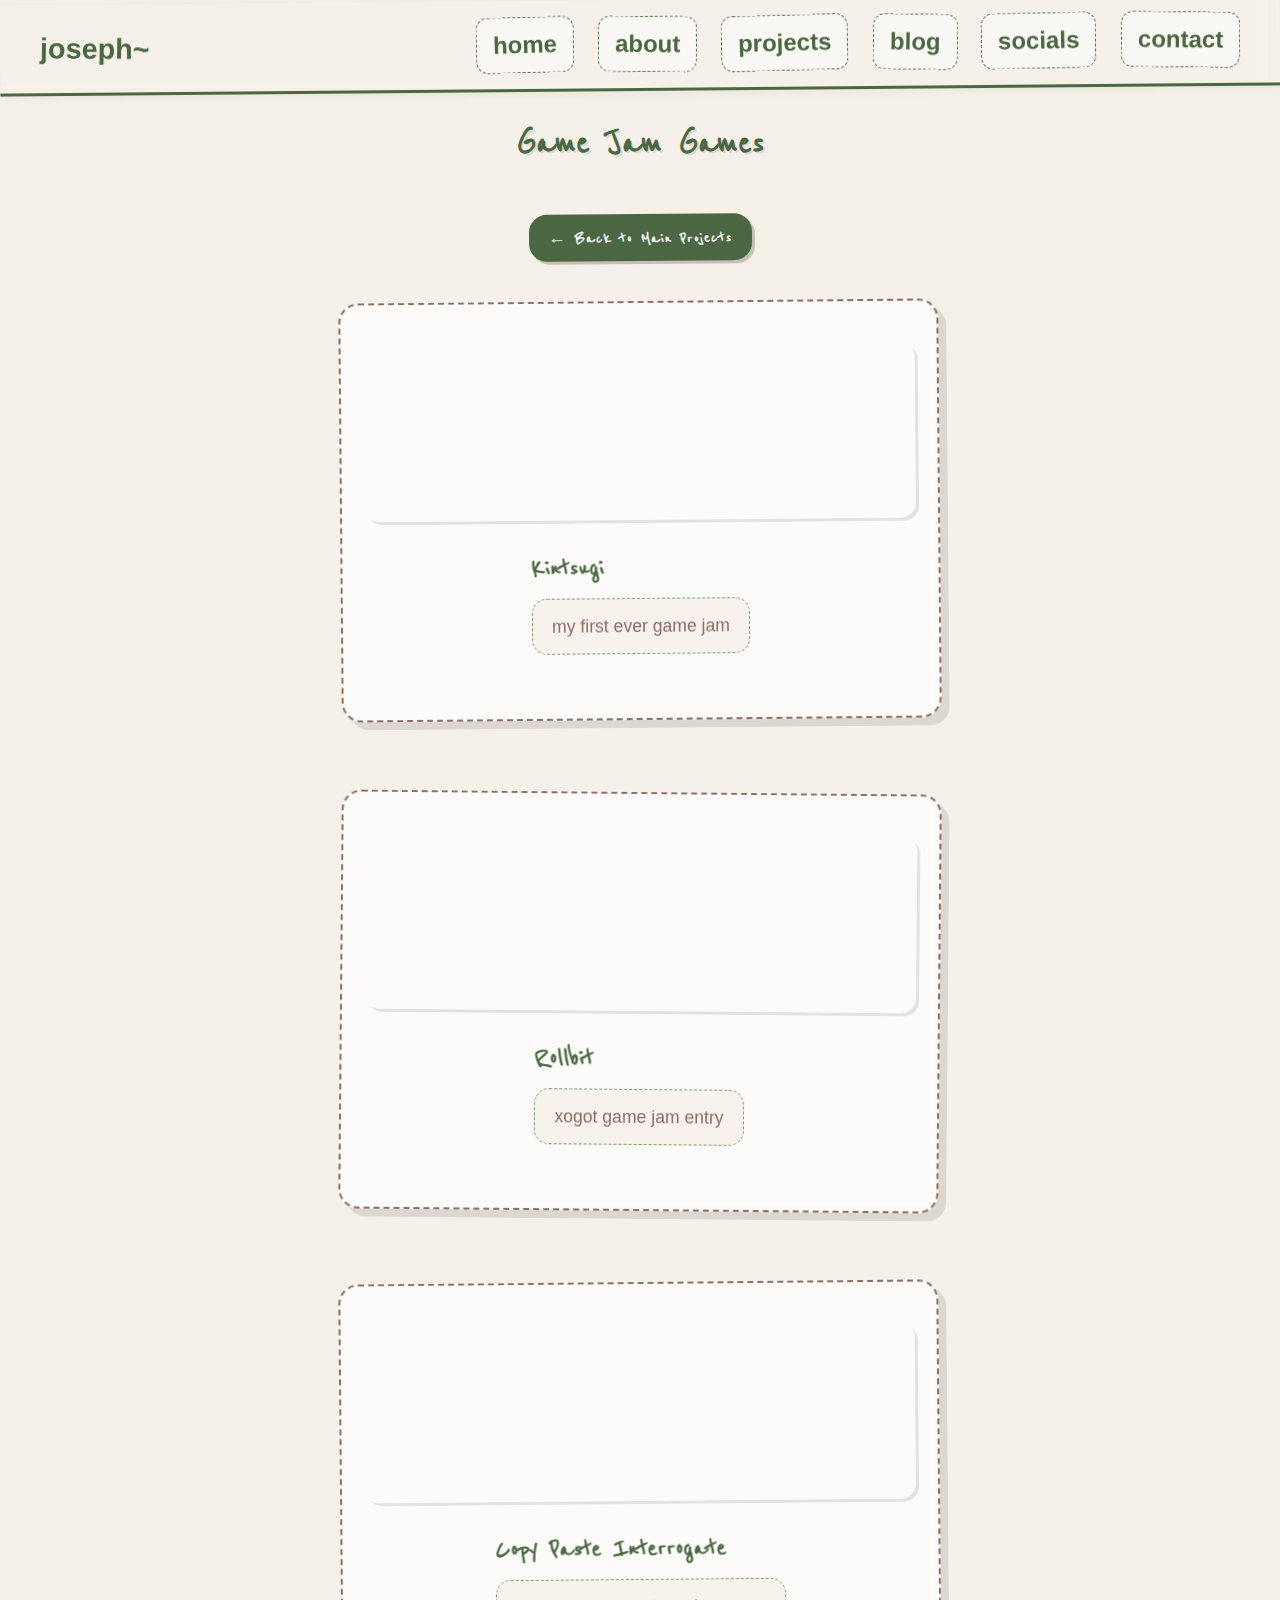
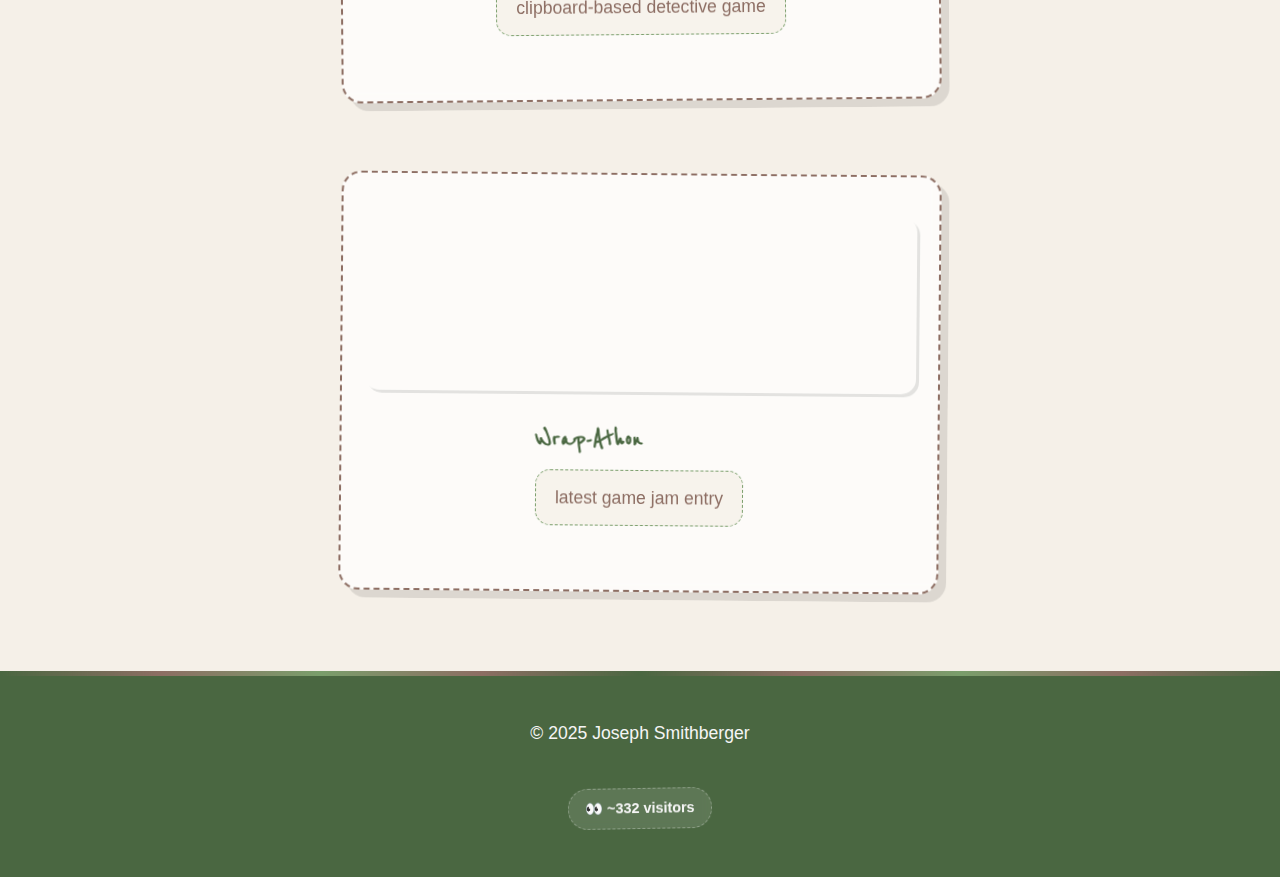
<file: gamejam.html>
<!DOCTYPE html>
<html lang="en">
<head>
    <meta charset="UTF-8">
    <meta name="viewport" content="width=device-width, initial-scale=1.0">
    <title>Game Jam Games | Joseph Smithberger</title>
    <link rel="icon" href="/favicon.ico" type="image/x-icon">
    <link rel="preconnect" href="https://fonts.googleapis.com">
    <link rel="preconnect" href="https://fonts.gstatic.com" crossorigin>
    <link href="https://fonts.googleapis.com/css2?family=Reenie+Beanie&display=swap" rel="stylesheet">
    <link rel="stylesheet" href="https://cdnjs.cloudflare.com/ajax/libs/font-awesome/6.4.0/css/all.min.css">
    <link rel="stylesheet" href="styles.css">
    <style>
        .gamejam-header {
            margin-top: 110px;
            margin-bottom: 2.5rem;
            text-align: center;
            font-size: 2.5rem;
        }
        .gamejam-list {
            display: flex;
            flex-wrap: wrap;
            gap: 2.5rem;
            justify-content: center;
            max-width: 1200px;
            margin: 0 auto;
            padding: 0 2rem;
        }
        .gamejam-card {
            background-color: rgba(255, 255, 255, 0.75);
            backdrop-filter: blur(6px);
            border-radius: 20px;
            box-shadow: 8px 8px 0 rgba(0,0,0,0.1);
            border: 2px dashed var(--accent);
            padding: 2.5rem 2rem;
            max-width: 600px;
            min-width: 320px;
            width: 100%;
            margin-bottom: 2rem;
            display: flex;
            flex-direction: column;
            align-items: center;
            transform: rotate(-0.5deg);
            transition: all 0.3s ease;
        }
        .gamejam-card:nth-child(even) {
            transform: rotate(0.5deg);
        }
        .gamejam-card:hover {
            transform: translateY(-5px) rotate(-0.5deg) scale(1.02);
            box-shadow: 12px 12px 0 rgba(0,0,0,0.15);
        }
        .gamejam-card:nth-child(even):hover {
            transform: translateY(-5px) rotate(0.5deg) scale(1.02);
        }
        .gamejam-embed { 
            margin-bottom: 1.5rem; 
            border-radius: 15px;
            overflow: hidden;
            box-shadow: 3px 3px 0 rgba(0,0,0,0.1);
        }
        .gamejam-info h3 { 
            margin-bottom: 0.5rem; 
            font-size: 1.8rem;
            color: var(--primary);
            font-family: 'Reenie Beanie', cursive;
        }
        .gamejam-memo { 
            font-size: 1.1rem; 
            color: var(--accent); 
            background-color: rgba(245, 240, 232, 0.8);
            border-radius: 15px; 
            padding: 0.8rem 1.2rem; 
            margin-top: 0.5rem;
            border: 1px dashed var(--secondary);
            font-family: 'Segoe UI', Tahoma, Geneva, Verdana, sans-serif;
        }
        @media (max-width: 768px) {
            .gamejam-header {
                margin-top: 90px;
                font-size: 2rem;
                padding: 0 1rem;
            }
            .gamejam-list { 
                flex-direction: column; 
                align-items: center; 
                padding: 0 1rem;
                gap: 2rem;
            }
            .gamejam-card { 
                min-width: unset; 
                max-width: 100%;
                width: 100%;
                transform: rotate(0deg) !important;
                padding: 1.5rem;
                margin-bottom: 1rem;
            }
            .gamejam-card:hover {
                transform: translateY(-5px) rotate(0deg) scale(1.02) !important;
            }
            .gamejam-embed iframe {
                width: 100%;
                max-width: 100%;
            }
            .gamejam-info h3 {
                font-size: 1.6rem;
            }
            .gamejam-memo {
                font-size: 1rem;
                padding: 0.7rem 1rem;
            }
            .gamejam-btn {
                font-size: 1.2rem;
                padding: 0.7rem 1.3rem;
                margin: 2rem auto 3rem auto;
                transform: rotate(0deg);
            }
            .gamejam-btn:hover {
                transform: translateY(-3px) rotate(0deg) scale(1.05);
            }
        }
        
        @media (max-width: 480px) {
            .gamejam-header {
                font-size: 1.8rem;
                margin-top: 80px;
            }
            .gamejam-list {
                padding: 0 0.75rem;
                gap: 1.5rem;
            }
            .gamejam-card {
                padding: 1.2rem;
            }
            .gamejam-info h3 {
                font-size: 1.4rem;
            }
            .gamejam-memo {
                font-size: 0.95rem;
                padding: 0.6rem 0.8rem;
            }
            .gamejam-btn {
                font-size: 1.1rem;
                padding: 0.6rem 1.1rem;
                margin: 1.5rem auto 2.5rem auto;
            }
        }
        .gamejam-btn {
            display: block;
            width: max-content;
            margin: 1.5rem auto 2.5rem auto;
            padding: 0.6rem 1.2rem;
            font-size: 1.1rem;
            background-color: var(--primary);
            color: var(--light-text);
            border-radius: 18px;
            border: none;
            font-family: 'Reenie Beanie', cursive;
            font-weight: 700;
            letter-spacing: 1px;
            box-shadow: 3px 3px 0 rgba(0,0,0,0.2);
            transition: background-color 0.25s ease, box-shadow 0.25s ease, transform 0.25s ease;
            cursor: pointer;
            text-decoration: none;
            transform: rotate(-0.5deg);
            transform-origin: center;
        }
        .gamejam-btn:hover {
            background-color: var(--secondary);
            transform: translateY(-2px) rotate(-0.5deg);
            box-shadow: 5px 5px 0 rgba(0,0,0,0.25);
            color: var(--light-text);
        }
    </style>
</head>
<body>
    <nav id="navbar">
        <div class="nav-container">
            <a href="/" class="logo">joseph~</a>
            <ul class="nav-links">
                <li><a href="/index.html#hero">home</a></li>
                <li><a href="/index.html#about">about</a></li>
                <li><a href="/index.html#projects">projects</a></li>
                <li><a href="/blog">blog</a></li>
                <li><a href="/index.html#socials">socials</a></li>
                <li><a href="/index.html#contact">contact</a></li>
            </ul>
            <div class="mobile-menu">
                <div class="bar"></div>
                <div class="bar"></div>
                <div class="bar"></div>
            </div>
        </div>
    </nav>
    <main>
        <h1 class="gamejam-header">Game Jam Games</h1>
        <a href="/index.html#projects" class="gamejam-btn">← Back to Main Projects</a>
        <div class="gamejam-list">
            <div class="gamejam-card">
                <div class="gamejam-embed">
                    <iframe frameborder="0" src="https://itch.io/embed/2976076" width="552" height="167"><a href="https://woafie.itch.io/kintsugi">Kintsugi by Joseph smithberger</a></iframe>
                </div>
                <div class="gamejam-info">
                    <h3>Kintsugi</h3>
                    <p class="gamejam-memo">my first ever game jam</p>
                </div>
            </div>
            <div class="gamejam-card">
                <div class="gamejam-embed">
                    <iframe frameborder="0" src="https://itch.io/embed/3681128" width="552" height="167"><a href="https://woafie.itch.io/rollbit">Rollbit by Joseph smithberger</a></iframe>
                </div>
                <div class="gamejam-info">
                    <h3>Rollbit</h3>
                    <p class="gamejam-memo">xogot game jam entry</p>
                </div>
            </div>
            <div class="gamejam-card">
                <div class="gamejam-embed">
                    <iframe frameborder="0" src="https://itch.io/embed/3931885" width="552" height="167"><a href="https://woafie.itch.io/copy-paste-interrogate">Copy Paste Interrogate by Joseph smithberger</a></iframe>
                </div>
                <div class="gamejam-info">
                    <h3>Copy Paste Interrogate</h3>
                    <p class="gamejam-memo">clipboard-based detective game</p>
                </div>
            </div>
            <div class="gamejam-card">
                <div class="gamejam-embed">
                    <iframe frameborder="0" src="https://itch.io/embed/4174982?linkback=true" width="552" height="167"><a href="https://woafie.itch.io/wrap-athon">Wrap-Athon by Joseph smithberger</a></iframe>
                </div>
                <div class="gamejam-info">
                    <h3>Wrap-Athon</h3>
                    <p class="gamejam-memo">latest game jam entry</p>
                </div>
            </div>
        </div>
    </main>

    <footer>
        <div class="container">
            <div class="footer-content">
                <p>&copy; 2025 Joseph Smithberger</p>
                <div class="visitor-counter">
                    <p>👀 <span id="visitor-count">Loading...</span> visitors</p>
                </div>
            </div>
        </div>
    </footer>

    <script>
        document.addEventListener('DOMContentLoaded', function() {
            // Mobile Menu Toggle
            const mobileMenu = document.querySelector('.mobile-menu');
            const navLinks = document.querySelector('.nav-links');

            if (mobileMenu && navLinks) {
                mobileMenu.addEventListener('click', () => {
                    mobileMenu.classList.toggle('active');
                    navLinks.classList.toggle('active');
                });

                // Hide mobile menu when clicking on a link
                document.querySelectorAll('.nav-links a').forEach(link => {
                    link.addEventListener('click', () => {
                        if (navLinks.classList.contains('active')) {
                            mobileMenu.classList.remove('active');
                            navLinks.classList.remove('active');
                        }
                    });
                });
            }

            // Visitor Counter
            async function updateVisitorCount() {
                try {
                    // Try primary visitor counter service
                    const response = await fetch('https://api.countapi.xyz/hit/josephsmithberger.com/visits');
                    const data = await response.json();
                    
                    const counterElement = document.getElementById('visitor-count');
                    if (counterElement && data.value) {
                        counterElement.textContent = data.value.toLocaleString();
                    }
                } catch (error) {
                    console.error('Primary visitor counter service unavailable:', error);
                    // Fallback to local storage-based counter
                    updateLocalVisitorCount();
                }
            }

            function updateLocalVisitorCount() {
                const counterElement = document.getElementById('visitor-count');
                if (!counterElement) return;

                // Get or initialize visit count from localStorage
                let visitCount = localStorage.getItem('portfolio-visit-count');
                if (!visitCount) {
                    visitCount = Math.floor(Math.random() * 500) + 100; // Start with a random base
                } else {
                    visitCount = parseInt(visitCount);
                }

                // Increment count
                visitCount += 1;
                localStorage.setItem('portfolio-visit-count', visitCount);

                // Display the count with a subtle indicator it's approximate
                counterElement.textContent = `~${visitCount.toLocaleString()}`;
            }

            updateVisitorCount();
        });
    </script>
</body>
</html>
</file>
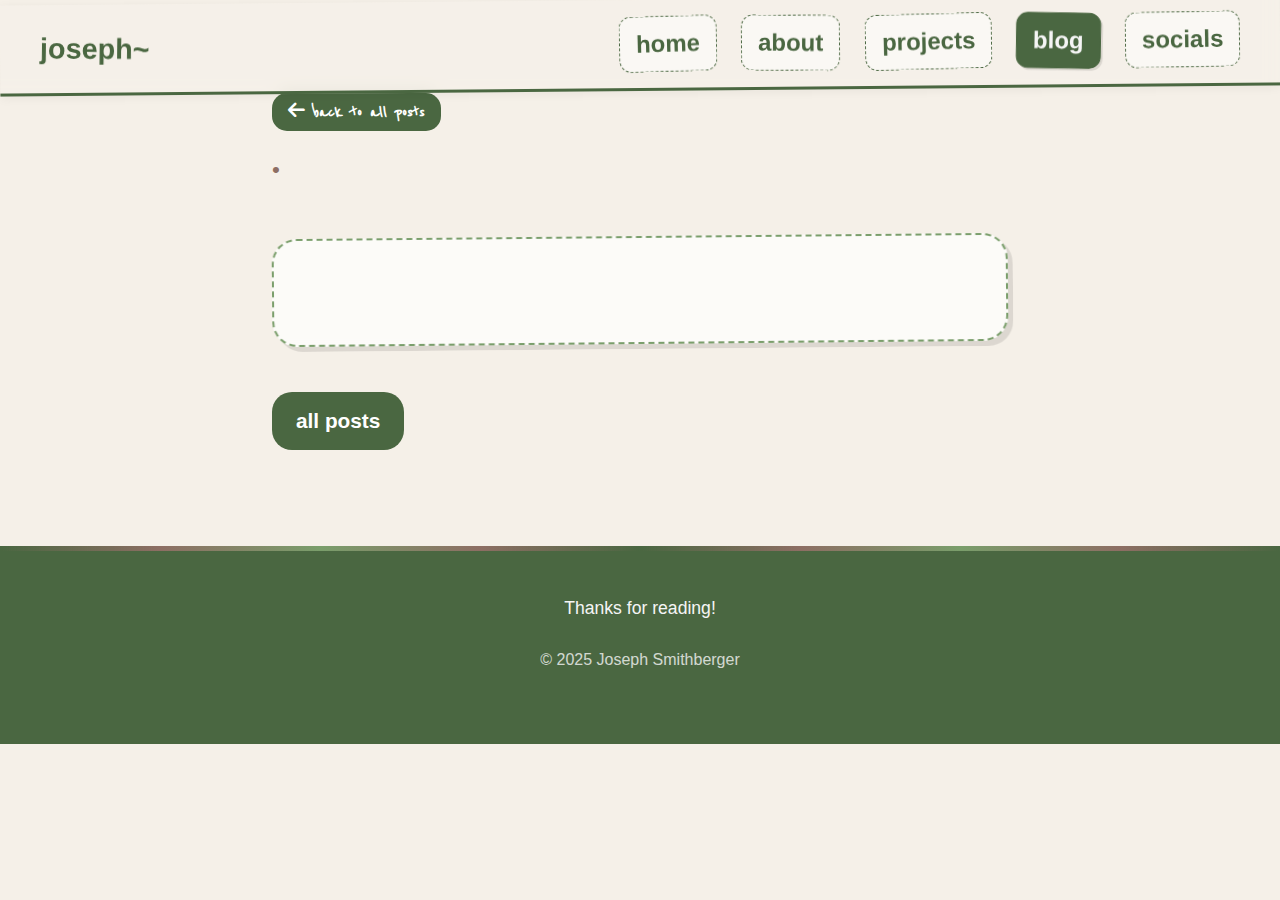
<file: blog/posts/_template.html>
<!DOCTYPE html>
<html lang="en">
<head>
    <meta charset="UTF-8" />
    <meta name="viewport" content="width=device-width, initial-scale=1.0" />
    <title><!-- Post Title --> | Joseph Smithberger</title>
    <meta name="description" content="<!-- Short description for SEO/social -->" />
    <meta property="og:title" content="<!-- Post Title -->" />
    <meta property="og:description" content="<!-- Short description for social -->" />
    <meta property="og:image" content="/blog/assets/<!-- thumbnail-filename -->" />
    <link rel="icon" href="/favicon.ico" type="image/x-icon" />
    <link rel="preconnect" href="https://fonts.googleapis.com" />
    <link rel="preconnect" href="https://fonts.gstatic.com" crossorigin />
    <link href="https://fonts.googleapis.com/css2?family=Reenie+Beanie&display=swap" rel="stylesheet" />
    <link rel="stylesheet" href="https://cdnjs.cloudflare.com/ajax/libs/font-awesome/6.4.0/css/all.min.css" />
    <link rel="stylesheet" href="/styles.css" />
    <link rel="stylesheet" href="/blog/blog-styles.css" />
</head>
<body>
    <nav id="navbar">
        <div class="nav-container">
            <a href="/" class="logo">joseph~</a>
            <ul class="nav-links">
                <li><a href="/">home</a></li>
                <li><a href="/#about">about</a></li>
                <li><a href="/#projects">projects</a></li>
                <li><a href="/blog" class="active">blog</a></li>
                <li><a href="/#socials">socials</a></li>
            </ul>
            <div class="mobile-menu">
                <div class="bar"></div>
                <div class="bar"></div>
                <div class="bar"></div>
            </div>
        </div>
    </nav>

    <main class="blog-post-container">
        <header class="blog-post-header">
            <a href="/blog" class="blog-link"><i class="fas fa-arrow-left"></i> back to all posts</a>
            <h1><!-- Post Title --></h1>
            <div class="blog-post-meta">
                <span class="blog-date"><!-- Month DD, YYYY --></span> •
                <span class="blog-tags"><!-- comma, separated, tags --></span>
            </div>
        </header>

        <article class="blog-post-content">
            <p><!-- Your awesome content here. Use <h2>, <h3>, <img>, <ul> etc. --></p>
        </article>

        <div class="blog-nav">
            <a href="#" class="blog-nav-link prev-post" id="prevPostLink">« previous post</a>
            <a href="/blog" class="blog-nav-link">all posts</a>
            <a href="#" class="blog-nav-link next-post" id="nextPostLink">next post »</a>
        </div>
    </main>

    <footer>
        <div class="container">
            <div class="footer-text">
                <p>Thanks for reading!</p>
                <p class="copyright">© 2025 Joseph Smithberger</p>
            </div>
        </div>
    </footer>

    <script>
        // Mobile Menu Toggle
        const mobileMenu = document.querySelector('.mobile-menu');
        const navLinks = document.querySelector('.nav-links');
        if (mobileMenu && navLinks) {
            mobileMenu.addEventListener('click', () => {
                mobileMenu.classList.toggle('active');
                navLinks.classList.toggle('active');
            });
            document.querySelectorAll('.nav-links a').forEach(link => {
                link.addEventListener('click', () => {
                    if (navLinks.classList.contains('active')) {
                        mobileMenu.classList.remove('active');
                        navLinks.classList.remove('active');
                    }
                });
            });
        }

        // Prev/Next navigation (derive slug from URL)
        document.addEventListener('DOMContentLoaded', async () => {
            const currentPath = window.location.pathname;
            const currentSlug = currentPath.split('/').pop().replace('.html', '');
            try {
                const response = await fetch('/blog/blog-data.json');
                if (!response.ok) throw new Error('Failed to fetch blog data');
                const data = await response.json();
                const posts = data.posts.sort((a, b) => new Date(b.date) - new Date(a.date));

                const currentIndex = posts.findIndex(p => p.slug === currentSlug);
                const prevPostLink = document.getElementById('prevPostLink');
                const nextPostLink = document.getElementById('nextPostLink');

                if (currentIndex > 0) {
                    const prevPost = posts[currentIndex - 1];
                    prevPostLink.href = `/blog/posts/${prevPost.slug}.html`;
                    prevPostLink.style.display = 'inline-block';
                } else if (prevPostLink) {
                    prevPostLink.style.display = 'none';
                }

                if (currentIndex >= 0 && currentIndex < posts.length - 1) {
                    const nextPost = posts[currentIndex + 1];
                    nextPostLink.href = `/blog/posts/${nextPost.slug}.html`;
                    nextPostLink.style.display = 'inline-block';
                } else if (nextPostLink) {
                    nextPostLink.style.display = 'none';
                }
            } catch (err) {
                console.error('Error loading blog navigation:', err);
                document.querySelectorAll('.prev-post, .next-post').forEach(link => {
                    link.style.display = 'none';
                });
            }
        });
    </script>
</body>
</html>
</file>
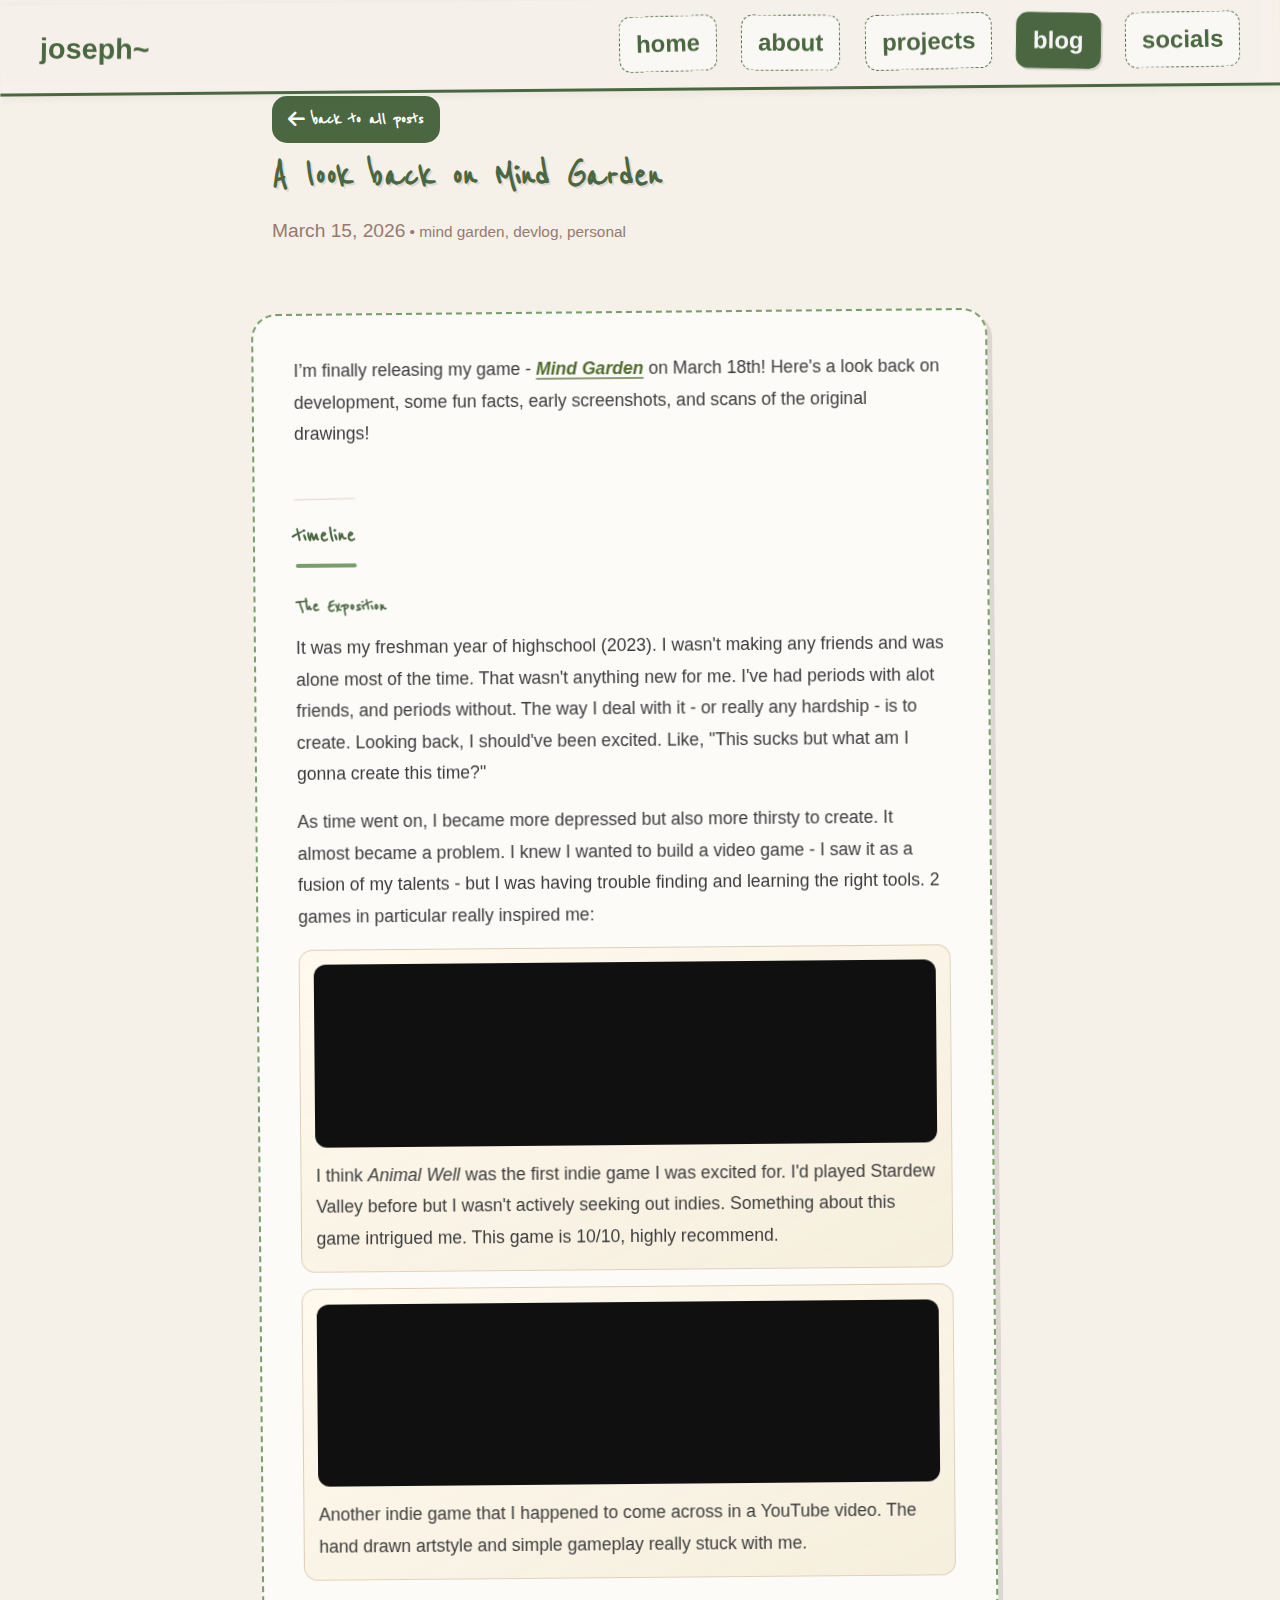
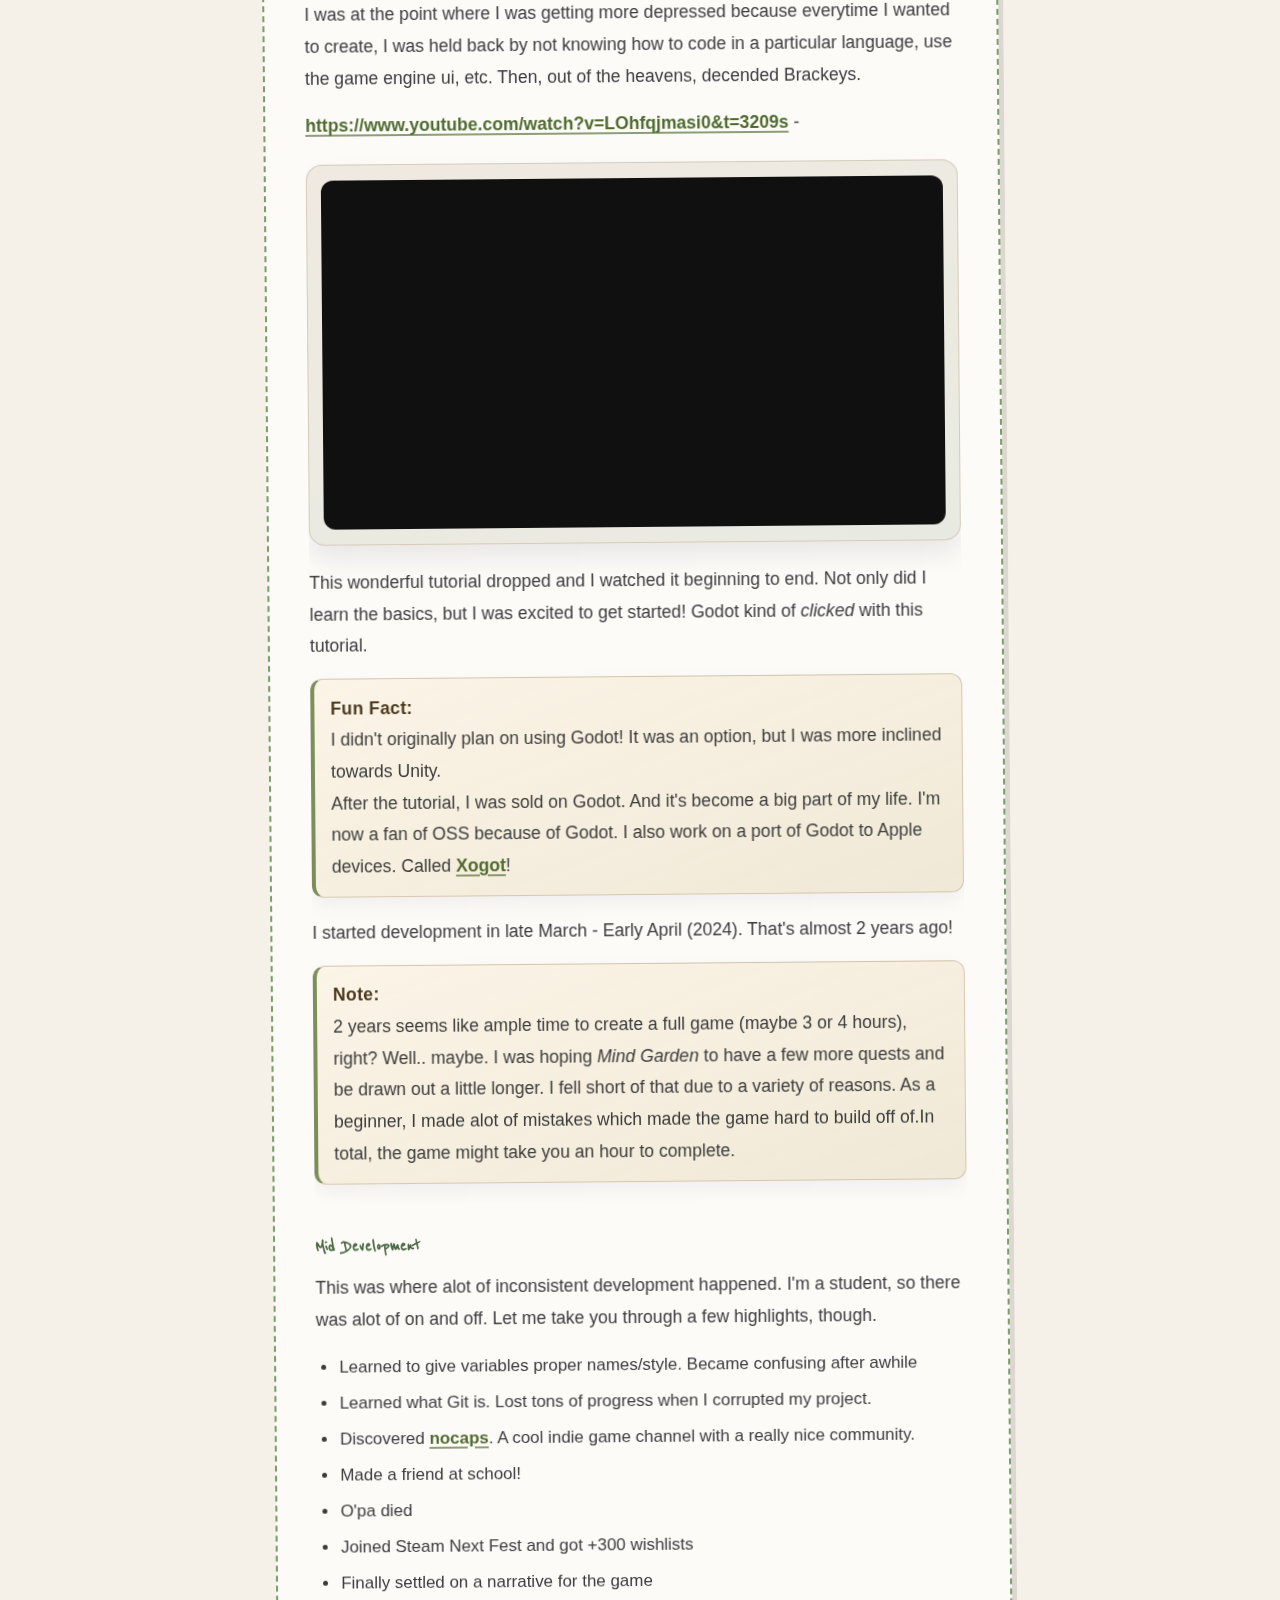
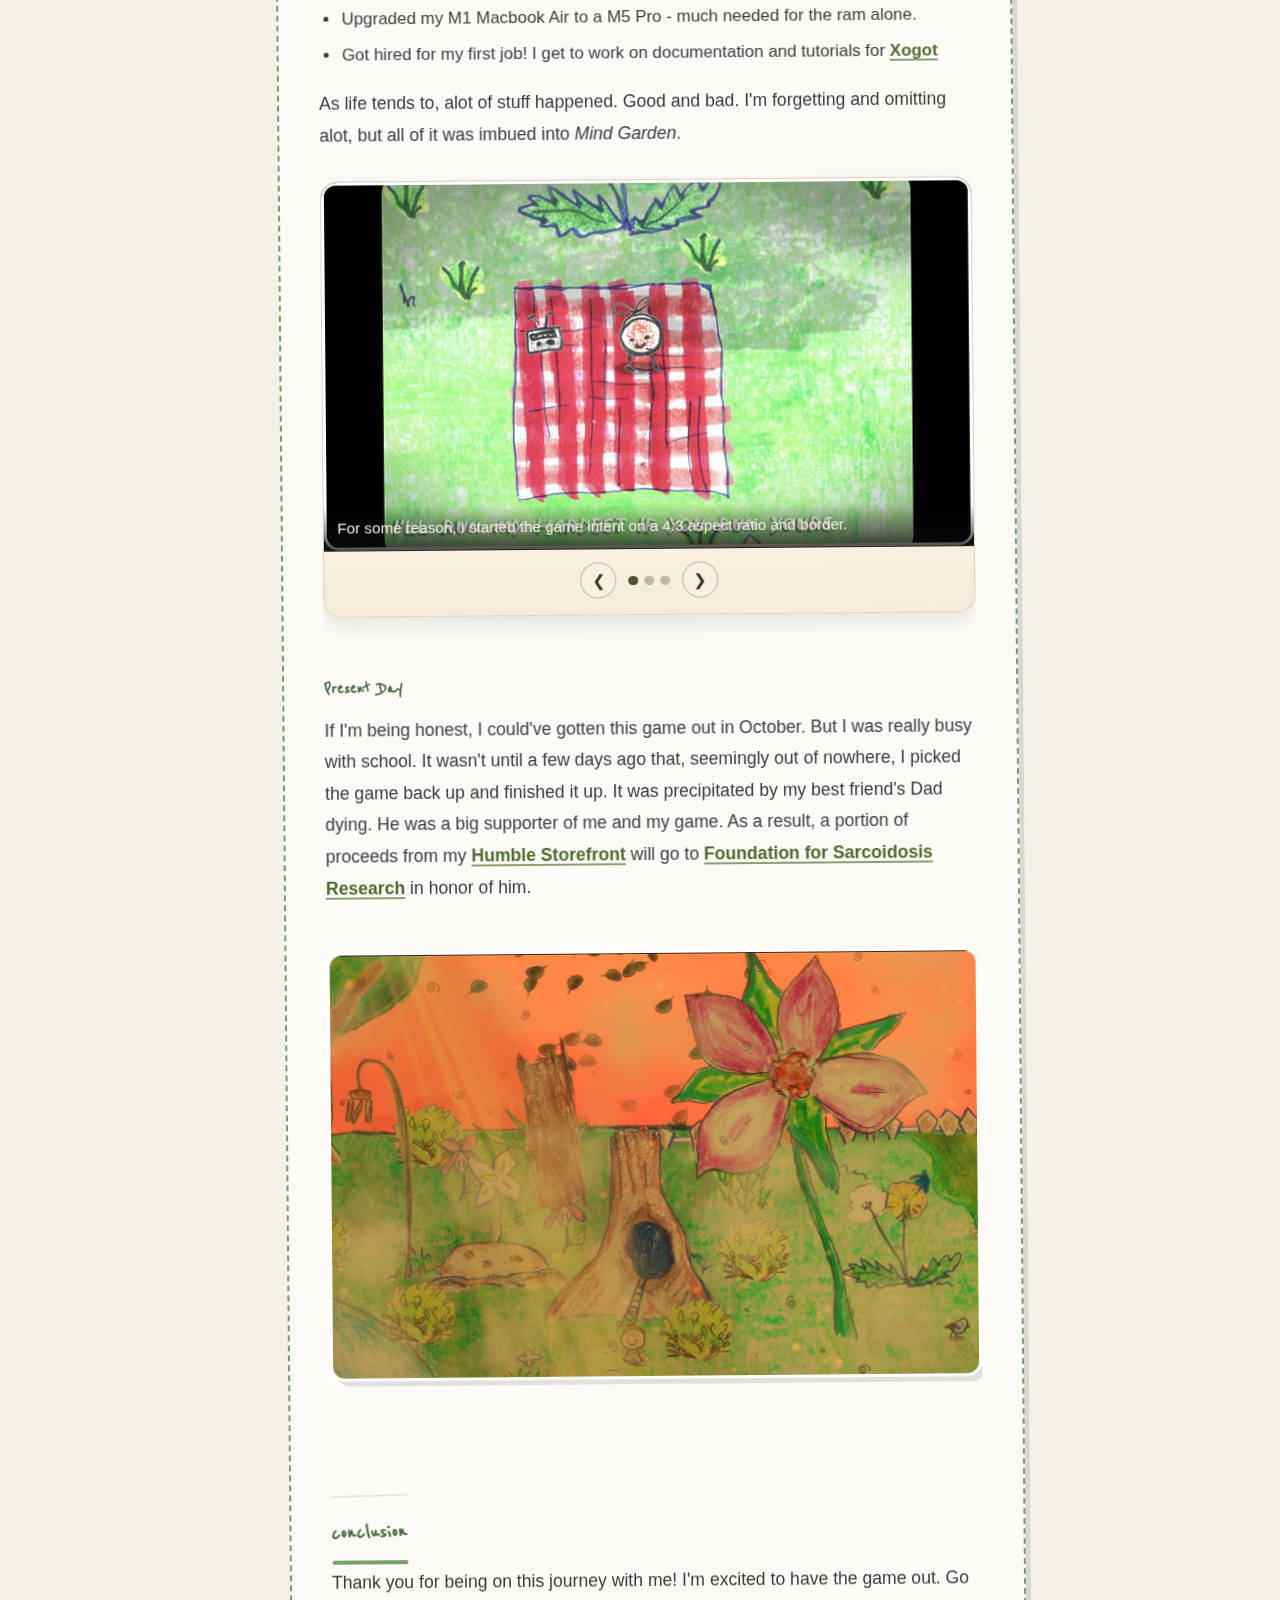
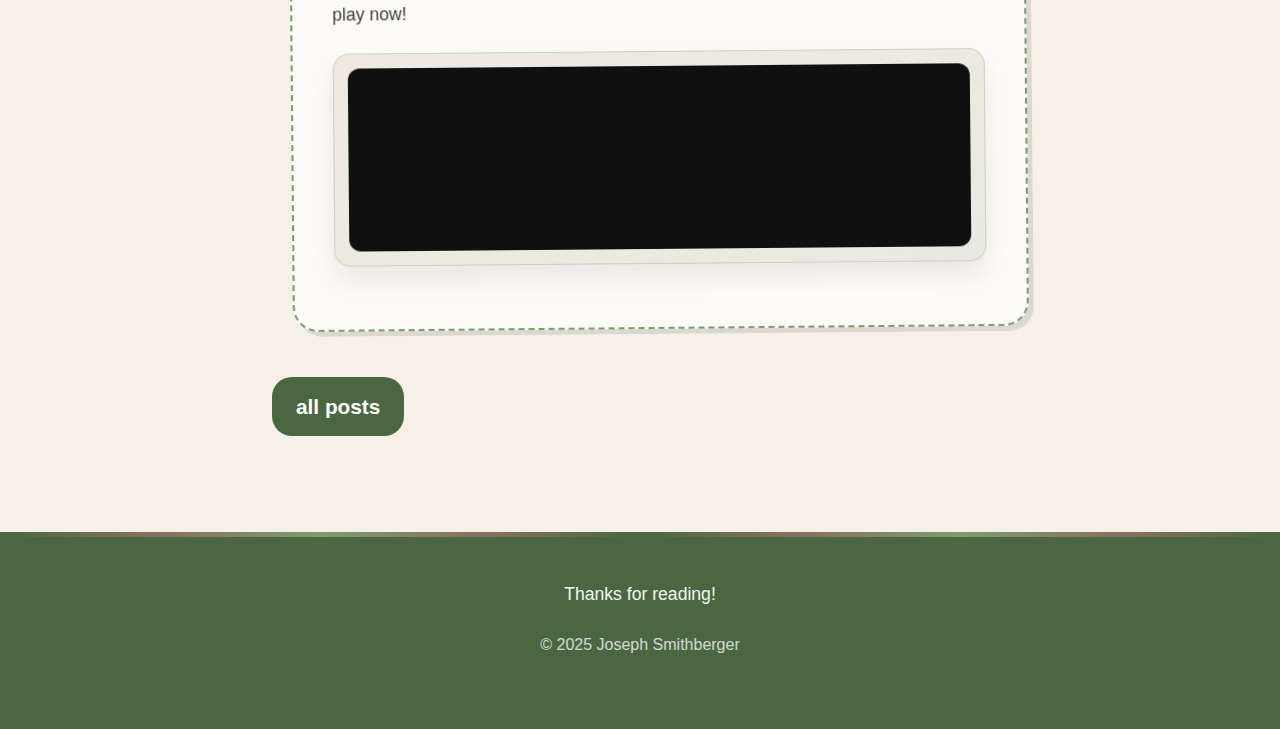
<file: blog/posts/first-game.html>
<!DOCTYPE html>
<html lang="en">
<head>
    <meta charset="UTF-8" />
    <meta name="viewport" content="width=device-width, initial-scale=1.0" />
    <title>A look back on Mind Garden | Joseph Smithberger</title>
    <meta name="description" content="A look back on the development of Mind Garden, including milestones, fun facts, and early screenshots." />
    <meta property="og:title" content="A look back on Mind Garden" />
    <meta property="og:description" content="A look back on development, some fun facts, early screenshots, and scans of the original drawings!" />
    <meta property="og:image" content="/blog/assets/mind_garden/present_day.jpg" />
    <link rel="icon" href="/favicon.ico" type="image/x-icon" />
    <link rel="preconnect" href="https://fonts.googleapis.com" />
    <link rel="preconnect" href="https://fonts.gstatic.com" crossorigin />
    <link href="https://fonts.googleapis.com/css2?family=Reenie+Beanie&display=swap" rel="stylesheet" />
    <link rel="stylesheet" href="https://cdnjs.cloudflare.com/ajax/libs/font-awesome/6.4.0/css/all.min.css" />
    <link rel="stylesheet" href="/styles.css" />
    <link rel="stylesheet" href="/blog/blog-styles.css" />
    <style>
        .blog-post-content {
            font-size: 1.06rem;
            line-height: 1.8;
        }

        .blog-post-header h1 {
            font-size: clamp(2rem, 3.2vw, 2.7rem);
            line-height: 1.15;
            margin-top: 0;
            margin-bottom: 0.55rem;
        }

        .blog-post-header {
            display: flex;
            flex-direction: column;
            align-items: flex-start;
            gap: 0.5rem;
        }

        .blog-post-header .blog-link {
            display: inline-flex;
            align-items: center;
            gap: 0.45rem;
            width: fit-content;
            margin-bottom: 0.1rem;
            flex-shrink: 0;
        }

        .blog-post-meta {
            font-size: 0.96rem;
            opacity: 0.9;
        }

        .blog-post-content p {
            margin: 0 0 1rem;
        }

        .blog-post-content ul,
        .blog-post-content ol {
            margin: 0.4rem 0 1.1rem;
            padding-left: 1.35rem;
        }

        .blog-post-content ul {
            list-style: disc;
        }

        .blog-post-content ol {
            list-style: decimal;
        }

        .blog-post-content li {
            margin: 0.35rem 0;
            padding-left: 0.1rem;
        }

        .blog-post-content a {
            color: #4f6b2f;
            font-weight: 600;
            text-decoration: underline;
            text-decoration-thickness: 2px;
            text-underline-offset: 0.16em;
            text-decoration-color: rgba(79, 107, 47, 0.65);
            transition: color 140ms ease, text-decoration-color 140ms ease, background-color 140ms ease;
        }

        .blog-post-content a:hover,
        .blog-post-content a:focus-visible {
            color: #2f4a14;
            text-decoration-color: #2f4a14;
            background: rgba(197, 220, 169, 0.35);
            border-radius: 4px;
            outline: none;
        }

        .blog-post-content h2 {
            font-size: 1.55rem;
            margin-top: 2rem;
            margin-bottom: 0.8rem;
            padding-top: 0.85rem;
            border-top: 1px solid rgba(140, 110, 70, 0.28);
        }

        .blog-post-content h3 {
            font-size: 1.26rem;
            margin-top: 1.25rem;
            margin-bottom: 0.5rem;
        }

        .story-section {
            margin: 1.1rem 0 1.5rem;
            padding: 0;
            border: 0;
            border-radius: 0;
            background: transparent;
        }

        .story-section h3 {
            margin-top: 0;
        }

        .story-section blockquote {
            margin: 1rem 0 1.25rem;
            padding: 0.85rem 1rem;
            border: 1px solid rgba(140, 110, 70, 0.32);
            border-left: 4px solid rgba(104, 126, 69, 0.85);
            border-radius: 12px;
            background: linear-gradient(160deg, rgba(251, 244, 230, 0.95), rgba(239, 230, 210, 0.9));
            box-shadow: 0 8px 20px rgba(0, 0, 0, 0.05);
        }

        .story-section blockquote p {
            margin: 0;
        }

        .story-section blockquote strong {
            color: #4c3a1e;
            letter-spacing: 0.02em;
        }

        .media-frame {
            background: linear-gradient(160deg, rgba(170, 144, 106, 0.16), rgba(125, 152, 109, 0.16));
            border: 1px solid rgba(170, 144, 106, 0.35);
            border-radius: 16px;
            padding: 0.9rem;
            margin: 1.4rem 0;
            box-shadow: 0 14px 26px rgba(0, 0, 0, 0.08);
        }

        .inspo-grid {
            display: grid;
            gap: 1rem;
            margin: 1rem 0 1.2rem;
        }

        .inspo-card {
            border-radius: 14px;
            padding: 0.9rem;
            border: 1px solid rgba(170, 144, 106, 0.35);
            background: linear-gradient(155deg, rgba(255, 248, 236, 0.9), rgba(244, 236, 217, 0.85));
        }

        .inspo-card p {
            margin: 0.8rem 0 0.15rem;
        }

        .responsive-video {
            position: relative;
            width: 100%;
            padding-top: 56.25%;
            border-radius: 12px;
            overflow: hidden;
            background: #101010;
        }

        .responsive-video iframe {
            position: absolute;
            inset: 0;
            width: 100%;
            height: 100%;
            border: 0;
        }

        .mg-carousel {
            display: block;
            margin: 1.8rem 0;
            padding: 0;
            border: 1px solid rgba(170, 144, 106, 0.35);
            border-radius: 18px;
            overflow: hidden;
            background: linear-gradient(165deg, rgba(255, 248, 236, 0.9), rgba(249, 242, 227, 0.95));
            box-shadow: 0 8px 20px rgba(48, 36, 19, 0.11);
        }

        .mg-carousel-stage {
            position: relative;
            background: #161616;
            overflow: hidden;
            line-height: 0;
            border-bottom: 1px solid rgba(120, 92, 56, 0.28);
        }

        .mg-carousel-slide {
            margin: 0;
            display: none;
        }

        .mg-carousel-slide.active {
            display: block;
        }

        .mg-carousel-slide img {
            width: 100%;
            height: auto;
            max-height: min(68vh, 560px);
            display: block;
            object-fit: contain;
            margin: 0 auto;
        }

        .mg-carousel-slide figcaption {
            margin: 0;
            padding: 0.65rem 0.85rem;
            color: #f6efe3;
            font-size: 0.95rem;
            line-height: 1.5;
            background: linear-gradient(0deg, rgba(12, 12, 12, 0.72), rgba(12, 12, 12, 0));
            position: absolute;
            left: 0;
            right: 0;
            bottom: 0;
        }

        .mg-carousel-controls {
            display: flex;
            align-items: center;
            justify-content: center;
            gap: 0.75rem;
            padding: 0.85rem 0.9rem 1rem;
            background: linear-gradient(180deg, rgba(248, 241, 225, 0.97), rgba(244, 235, 217, 0.97));
            position: relative;
            z-index: 3;
        }

        .mg-carousel-btn {
            border: 1px solid rgba(120, 92, 56, 0.4);
            background: #f7f1e3;
            color: #3a2f1b;
            border-radius: 999px;
            width: 2.25rem;
            height: 2.25rem;
            font-size: 1rem;
            cursor: pointer;
        }

        .mg-carousel-btn:hover {
            background: #eadfc8;
        }

        .mg-carousel-dots {
            display: flex;
            gap: 0.4rem;
        }

        .mg-carousel-dot {
            width: 0.6rem;
            height: 0.6rem;
            border-radius: 999px;
            border: 0;
            background: rgba(90, 77, 46, 0.35);
            cursor: pointer;
        }

        .mg-carousel-dot.active {
            background: #5a4d2e;
        }

        @media (max-width: 640px) {
            .blog-post-content {
                font-size: 1rem;
            }

            .blog-post-content h2 {
                font-size: 1.38rem;
            }

            .blog-post-content h3 {
                font-size: 1.18rem;
            }
        }
    </style>
</head>
<body>
    <nav id="navbar">
        <div class="nav-container">
            <a href="/" class="logo">joseph~</a>
            <ul class="nav-links">
                <li><a href="/">home</a></li>
                <li><a href="/#about">about</a></li>
                <li><a href="/#projects">projects</a></li>
                <li><a href="/blog" class="active">blog</a></li>
                <li><a href="/#socials">socials</a></li>
            </ul>
            <div class="mobile-menu">
                <div class="bar"></div>
                <div class="bar"></div>
                <div class="bar"></div>
            </div>
        </div>
    </nav>

    <main class="blog-post-container">
        <header class="blog-post-header">
            <a href="/blog" class="blog-link"><i class="fas fa-arrow-left"></i> back to all posts</a>
            <h1>A look back on Mind Garden</h1>
            <div class="blog-post-meta">
                <span class="blog-date">March 15, 2026</span> •
                <span class="blog-tags">mind garden, devlog, personal</span>
            </div>
        </header>

        <article class="blog-post-content">
            <p>I’m finally releasing my game - <a href="https://store.steampowered.com/app/3045100/Mind_Garden/" target="_blank" rel="noopener noreferrer"><em>Mind Garden</em></a> on March 18th! Here's a look back on development, some fun facts, early screenshots, and scans of the original drawings!</p>

            <h2>Timeline</h2>

            <section class="story-section">
                <h3>The Exposition</h3>
                <p>It was my freshman year of highschool (2023). I wasn't making any friends and was alone most of the time. That wasn't anything new for me. I've had periods with alot friends, and periods without. The way I deal with it - or really any hardship - is to create. Looking back, I should've been excited. Like, "This sucks but what am I gonna create this time?"</p>
                <p>As time went on, I became more depressed but also more thirsty to create. It almost became a problem. I knew I wanted to build a video game - I saw it as a fusion of my talents - but I was having trouble finding and learning the right tools. 2 games in particular really inspired me:</p>

                <div class="inspo-grid">
                    <div class="inspo-card">
                        <div class="responsive-video" style="padding-top: 29.4%;">
                            <iframe src="https://store.steampowered.com/widget/813230/" allowfullscreen title="Animal Well Steam Widget"></iframe>
                        </div>
                        <p>I think <em>Animal Well</em> was the first indie game I was excited for. I'd played Stardew Valley before but I wasn't actively seeking out indies. Something about this game intrigued me. This game is 10/10, highly recommend.</p>
                    </div>
                    <div class="inspo-card">
                        <div class="responsive-video" style="padding-top: 29.4%;">
                            <iframe src="https://store.steampowered.com/widget/2535670/" allowfullscreen title="Second inspiration Steam Widget"></iframe>
                        </div>
                        <p>Another indie game that I happened to come across in a YouTube video. The hand drawn artstyle and simple gameplay really stuck with me.</p>
                    </div>
                </div>

                <p>I was at the point where I was getting more depressed because everytime I wanted to create, I was held back by not knowing how to code in a particular language, use the game engine ui, etc. Then, out of the heavens, decended Brackeys.</p>
                <p><a href="https://www.youtube.com/watch?v=LOhfqjmasi0&amp;t=3209s" target="_blank" rel="noopener noreferrer">https://www.youtube.com/watch?v=LOhfqjmasi0&amp;t=3209s</a> -</p>
                <div class="media-frame">
                    <div class="responsive-video">
                        <iframe src="https://www.youtube.com/embed/LOhfqjmasi0?start=3209" title="Brackeys tutorial" allow="accelerometer; autoplay; clipboard-write; encrypted-media; gyroscope; picture-in-picture; web-share" referrerpolicy="strict-origin-when-cross-origin" allowfullscreen></iframe>
                    </div>
                </div>
                <p>This wonderful tutorial dropped and I watched it beginning to end. Not only did I learn the basics, but I was excited to get started! Godot kind of <em>clicked</em> with this tutorial.</p>

                <blockquote class="callout fun-fact">
                    <p><strong>Fun Fact:</strong> <br>
                    I didn't originally plan on using Godot! It was an option, but I was more inclined towards Unity. <br>
                    After the tutorial, I was sold on Godot. And it's become a big part of my life. I'm now a fan of OSS because of Godot. I also work on a port of Godot to Apple devices. Called <a href="https://xogot.com" target="_blank" rel="noopener noreferrer">Xogot</a>!</p>
                </blockquote>

                <p>I started development in late March - Early April (2024). That's almost 2 years ago!</p>

                <blockquote class="callout note">
                    <p><strong>Note:</strong><br>
                    2 years seems like ample time to create a full game (maybe 3 or 4 hours), right? Well.. maybe. I was hoping <em>Mind Garden</em> to have a few more quests and be drawn out a little longer. I fell short of that due to a variety of reasons. As a beginner, I made alot of mistakes which made the game hard to build off of.In total, the game might take you an hour to complete.</p>
                </blockquote>
            </section>

            <section class="story-section">
                <h3>Mid Development</h3>
                <p>This was where alot of inconsistent development happened. I'm a student, so there was alot of on and off. Let me take you through a few highlights, though.</p>
                <ul>
                    <li>Learned to give variables proper names/style. Became confusing after awhile</li>
                    <li>Learned what Git is. Lost tons of progress when I corrupted my project.</li>
                    <li>Discovered <a href="https://www.youtube.com/@nocapsbb" target="_blank" rel="noopener noreferrer">nocaps</a>. A cool indie game channel with a really nice community.</li>
                    <li>Made a friend at school!</li>
                    <li>O'pa died</li>
                    <li>Joined Steam Next Fest and got +300 wishlists</li>
                    <li>Finally settled on a narrative for the game</li>
                    <li>Upgraded my M1 Macbook Air to a M5 Pro - much needed for the ram alone.</li>
                    <li>Got hired for my first job! I get to work on documentation and tutorials for <a href="https://xogot.com" target="_blank" rel="noopener noreferrer">Xogot</a></li>
                </ul>
                <p>As life tends to, alot of stuff happened. Good and bad. I'm forgetting and omitting alot, but all of it was imbued into <em>Mind Garden</em>.</p>

                <section class="mg-carousel" aria-label="Mid-development photo carousel">
                    <div class="mg-carousel-stage">
                        <figure class="mg-carousel-slide active">
                            <img src="/blog/assets/mind_garden/mid1.jpg" alt="Early Mind Garden screenshot with 4:3 border" loading="eager">
                            <figcaption>For some reason, I started the game intent on a 4:3 aspect ratio and border.</figcaption>
                        </figure>
                        <figure class="mg-carousel-slide">
                            <img src="/blog/assets/mind_garden/mid2.jpg" alt="Early Mind Garden screenshot with bare ground and changed sky" loading="eager">
                            <figcaption>The ground looks pretty bare and sky looks very different.</figcaption>
                        </figure>
                        <figure class="mg-carousel-slide">
                            <img src="/blog/assets/mind_garden/mid3.jpg" alt="Early Mind Garden screenshot with the journal" loading="eager">
                            <figcaption>Still had the journal!</figcaption>
                        </figure>
                    </div>
                    <div class="mg-carousel-controls">
                        <button class="mg-carousel-btn" type="button" data-dir="-1" aria-label="Previous image">&#10094;</button>
                        <div class="mg-carousel-dots" aria-hidden="true">
                            <button class="mg-carousel-dot active" type="button" data-index="0"></button>
                            <button class="mg-carousel-dot" type="button" data-index="1"></button>
                            <button class="mg-carousel-dot" type="button" data-index="2"></button>
                        </div>
                        <button class="mg-carousel-btn" type="button" data-dir="1" aria-label="Next image">&#10095;</button>
                    </div>
                </section>
            </section>

            <section class="story-section">
                <h3>Present Day</h3>
                <p>If I'm being honest, I could've gotten this game out in October. But I was really busy with school. It wasn't until a few days ago that, seemingly out of nowhere, I picked the game back up and finished it up. It was precipitated by my best friend's Dad dying. He was a big supporter of me and my game. As a result, a portion of proceeds from my <a href="https://www.humblebundle.com/store/mind-garden" target="_blank" rel="noopener noreferrer">Humble Storefront</a> will go to <a href="https://www.stopsarcoidosis.org" target="_blank" rel="noopener noreferrer">Foundation for Sarcoidosis Research</a> in honor of him.</p>
                <p><img src="/blog/assets/mind_garden/present_day.jpg" alt="One of the latest screenshots"></p>
            </section>

            <h2>Conclusion</h2>
            <p>Thank you for being on this journey with me! I'm excited to have the game out. Go play now!</p>

            <div class="media-frame">
                <div class="responsive-video" style="padding-top: 29.4%;">
                    <iframe src="https://store.steampowered.com/widget/3045100/" allowfullscreen title="Mind Garden Steam Widget"></iframe>
                </div>
            </div>
        </article>

        <div class="blog-nav">
            <a href="#" class="blog-nav-link prev-post" id="prevPostLink">« previous post</a>
            <a href="/blog" class="blog-nav-link">all posts</a>
            <a href="#" class="blog-nav-link next-post" id="nextPostLink">next post »</a>
        </div>
    </main>

    <footer>
        <div class="container">
            <div class="footer-text">
                <p>Thanks for reading!</p>
                <p class="copyright">© 2025 Joseph Smithberger</p>
            </div>
        </div>
    </footer>

    <script>
        // Mobile Menu Toggle
        const mobileMenu = document.querySelector('.mobile-menu');
        const navLinks = document.querySelector('.nav-links');

        if (mobileMenu && navLinks) {
            mobileMenu.addEventListener('click', () => {
                mobileMenu.classList.toggle('active');
                navLinks.classList.toggle('active');
            });

            document.querySelectorAll('.nav-links a').forEach((link) => {
                link.addEventListener('click', () => {
                    if (navLinks.classList.contains('active')) {
                        mobileMenu.classList.remove('active');
                        navLinks.classList.remove('active');
                    }
                });
            });
        }

        // Mid-development image carousel
        (() => {
            const slides = Array.from(document.querySelectorAll('.mg-carousel-slide'));
            const dots = Array.from(document.querySelectorAll('.mg-carousel-dot'));
            const prevBtn = document.querySelector('.mg-carousel-btn[data-dir="-1"]');
            const nextBtn = document.querySelector('.mg-carousel-btn[data-dir="1"]');

            if (!slides.length || !prevBtn || !nextBtn) return;

            let currentIndex = 0;

            const showSlide = (index) => {
                currentIndex = (index + slides.length) % slides.length;
                slides.forEach((slide, i) => slide.classList.toggle('active', i === currentIndex));
                dots.forEach((dot, i) => dot.classList.toggle('active', i === currentIndex));
            };

            prevBtn.addEventListener('click', () => showSlide(currentIndex - 1));
            nextBtn.addEventListener('click', () => showSlide(currentIndex + 1));
            dots.forEach((dot) => {
                dot.addEventListener('click', () => {
                    const index = Number(dot.dataset.index);
                    if (!Number.isNaN(index)) showSlide(index);
                });
            });
        })();

        // Prev/Next navigation (derive slug from URL)
        document.addEventListener('DOMContentLoaded', async () => {
            const currentPath = window.location.pathname;
            const currentSlug = currentPath.split('/').pop().replace('.html', '');

            try {
                const response = await fetch('/blog/blog-data.json');
                if (!response.ok) throw new Error('Failed to fetch blog data');
                const data = await response.json();
                const posts = data.posts.sort((a, b) => new Date(b.date) - new Date(a.date));

                const currentIndex = posts.findIndex((p) => p.slug === currentSlug);
                const prevPostLink = document.getElementById('prevPostLink');
                const nextPostLink = document.getElementById('nextPostLink');

                if (currentIndex >= 0 && currentIndex < posts.length - 1) {
                    const prevPost = posts[currentIndex + 1];
                    prevPostLink.href = `/blog/posts/${prevPost.slug}.html`;
                    prevPostLink.style.display = 'inline-block';
                } else if (prevPostLink) {
                    prevPostLink.style.display = 'none';
                }

                if (currentIndex > 0) {
                    const nextPost = posts[currentIndex - 1];
                    nextPostLink.href = `/blog/posts/${nextPost.slug}.html`;
                    nextPostLink.style.display = 'inline-block';
                } else if (nextPostLink) {
                    nextPostLink.style.display = 'none';
                }
            } catch (error) {
                console.error('Failed to load post navigation:', error);
                document.querySelectorAll('.prev-post, .next-post').forEach((link) => {
                    link.style.display = 'none';
                });
            }
        });
    </script>
</body>
</html>
</file>
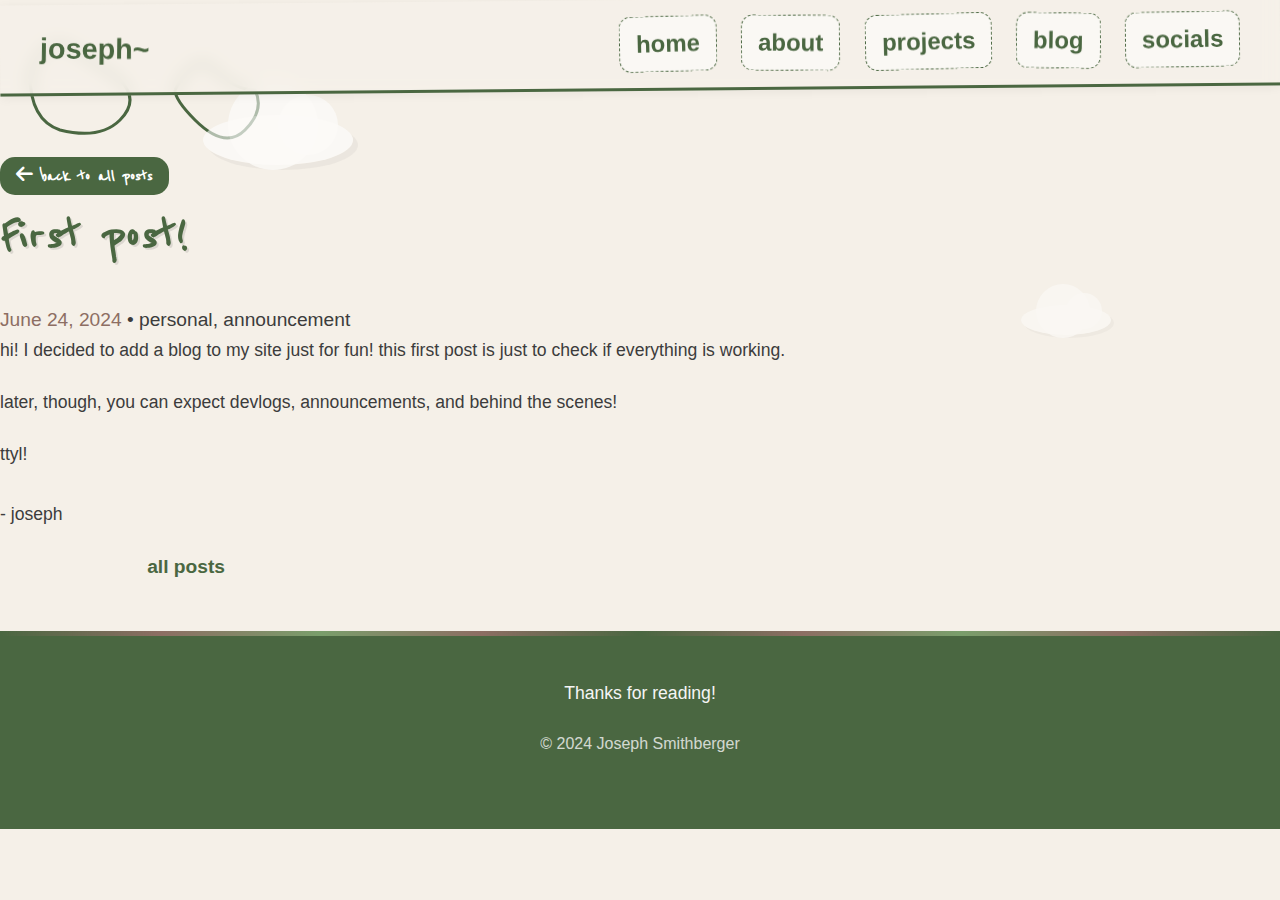
<file: blog/posts/first-post.html>
<!DOCTYPE html>
<html lang="en">
<head>
    <meta charset="UTF-8">
    <meta name="viewport" content="width=device-width, initial-scale=1.0">
    <title>First post! | Joseph Smithberger</title>
    <meta name="description" content="My first blog post to test the new blog section on my website!">
    
    <!-- Fonts and Icons -->
    <link rel="preconnect" href="https://fonts.googleapis.com">
    <link rel="preconnect" href="https://fonts.gstatic.com" crossorigin>
    <link href="https://fonts.googleapis.com/css2?family=Reenie+Beanie&display=swap" rel="stylesheet">
    <link rel="stylesheet" href="https://cdnjs.cloudflare.com/ajax/libs/font-awesome/6.4.0/css/all.min.css">
    
    <!-- Styles - Link to main stylesheet -->
    <link rel="stylesheet" href="/styles.css">
</head>
<body>
    <!-- Navigation -->
    <nav id="navbar">
        <div class="nav-container">
            <a href="/" class="logo">joseph~</a>
            <ul class="nav-links">
                <li><a href="/">home</a></li>
                <li><a href="/#about">about</a></li>
                <li><a href="/#projects">projects</a></li>
                <li><a href="/blog">blog</a></li>
                <li><a href="/#socials">socials</a></li>
            </ul>
            <div class="mobile-menu">
                <div class="bar"></div>
                <div class="bar"></div>
                <div class="bar"></div>
            </div>
        </div>
    </nav>
    
    <!-- Decorative Elements -->
    <div class="cloud cloud-1"></div>
    <div class="cloud cloud-2"></div>
    
    <svg class="scribble scribble-1" width="150" height="150" viewBox="0 0 150 150" xmlns="http://www.w3.org/2000/svg">
        <path d="M30,75 Q45,30 75,50 T120,80 Q140,100 120,120 T60,130 Q30,120 30,75" stroke="#4a6741" stroke-width="3" fill="none" />
    </svg>
    
    <svg class="scribble scribble-2" width="120" height="120" viewBox="0 0 120 120" xmlns="http://www.w3.org/2000/svg">
        <path d="M20,60 Q40,20 60,40 T100,60 Q110,80 90,100 T40,90 Q20,70 20,60" stroke="#4a6741" stroke-width="3" fill="none" />
    </svg>
    
    <!-- Blog Post Content -->
    <main class="blog-post-container">
        <header class="blog-post-header">
            <a href="/blog" class="blog-link"><i class="fas fa-arrow-left"></i> back to all posts</a>
            <h1>First post!</h1>
            <div class="blog-post-meta">
                <span class="blog-date">June 24, 2024</span> • 
                <span class="blog-tags">personal, announcement</span>
            </div>
        </header>
        
        <article class="blog-post-content">
            <p>
                hi! I decided to add a blog to my site just for fun! this first post is just to check if everything is working.
            </p>
            
            <p>
                later, though, you can expect devlogs, announcements, and behind the scenes!
            </p>
            
            <p>
                ttyl!
            </p>
            
            <p style="margin-top: 2rem;">
                - joseph
            </p>
        </article>
        
        <div class="blog-nav">
            <a href="#" class="blog-nav-link prev-post" id="prevPostLink">« previous post</a>
            <a href="/blog" class="blog-nav-link">all posts</a>
            <a href="#" class="blog-nav-link next-post" id="nextPostLink">next post »</a>
        </div>
    </main>
    
    <!-- Footer -->
    <footer>
        <div class="container">
            <div class="footer-text">
                <p>Thanks for reading!</p>
                <p class="copyright">© 2024 Joseph Smithberger</p>
            </div>
        </div>
    </footer>
    
    <!-- JavaScript -->
    <script>
        // Mobile Menu Toggle
        const mobileMenu = document.querySelector('.mobile-menu');
        const navLinks = document.querySelector('.nav-links');
        
        mobileMenu.addEventListener('click', () => {
            mobileMenu.classList.toggle('active');
            navLinks.classList.toggle('active');
        });
        
        // Hide mobile menu when clicking on a link
        document.querySelectorAll('.nav-links a').forEach(link => {
            link.addEventListener('click', () => {
                mobileMenu.classList.remove('active');
                navLinks.classList.remove('active');
            });
        });
        
        // Blog navigation for previous/next post
        async function loadBlogNavigation() {
            try {
                const response = await fetch('/blog/blog-data.json');
                if (!response.ok) throw new Error('Failed to fetch blog data');
                
                const data = await response.json();
                const posts = data.posts.sort((a, b) => new Date(b.date) - new Date(a.date));
                
                // Get current post slug from URL
                const currentPath = window.location.pathname;
                const currentSlug = currentPath.split('/').pop().replace('.html', '');
                
                // Find current post index
                const currentIndex = posts.findIndex(post => post.slug === currentSlug);
                
                if (currentIndex !== -1) {
                    const prevPostLink = document.getElementById('prevPostLink');
                    const nextPostLink = document.getElementById('nextPostLink');
                    
                    // Set up previous post link
                    if (currentIndex < posts.length - 1) {
                        const prevPost = posts[currentIndex + 1];
                        prevPostLink.href = `/blog/posts/${prevPost.slug}.html`;
                        prevPostLink.title = prevPost.title;
                    } else {
                        prevPostLink.style.visibility = 'hidden';
                    }
                    
                    // Set up next post link
                    if (currentIndex > 0) {
                        const nextPost = posts[currentIndex - 1];
                        nextPostLink.href = `/blog/posts/${nextPost.slug}.html`;
                        nextPostLink.title = nextPost.title;
                    } else {
                        nextPostLink.style.visibility = 'hidden';
                    }
                }
            } catch (error) {
                console.error('Error loading blog navigation:', error);
                // Hide navigation if error
                document.querySelectorAll('.prev-post, .next-post').forEach(link => {
                    link.style.visibility = 'hidden';
                });
            }
        }
        
        // Load blog navigation
        loadBlogNavigation();
    </script>
</body>
</html>
</file>
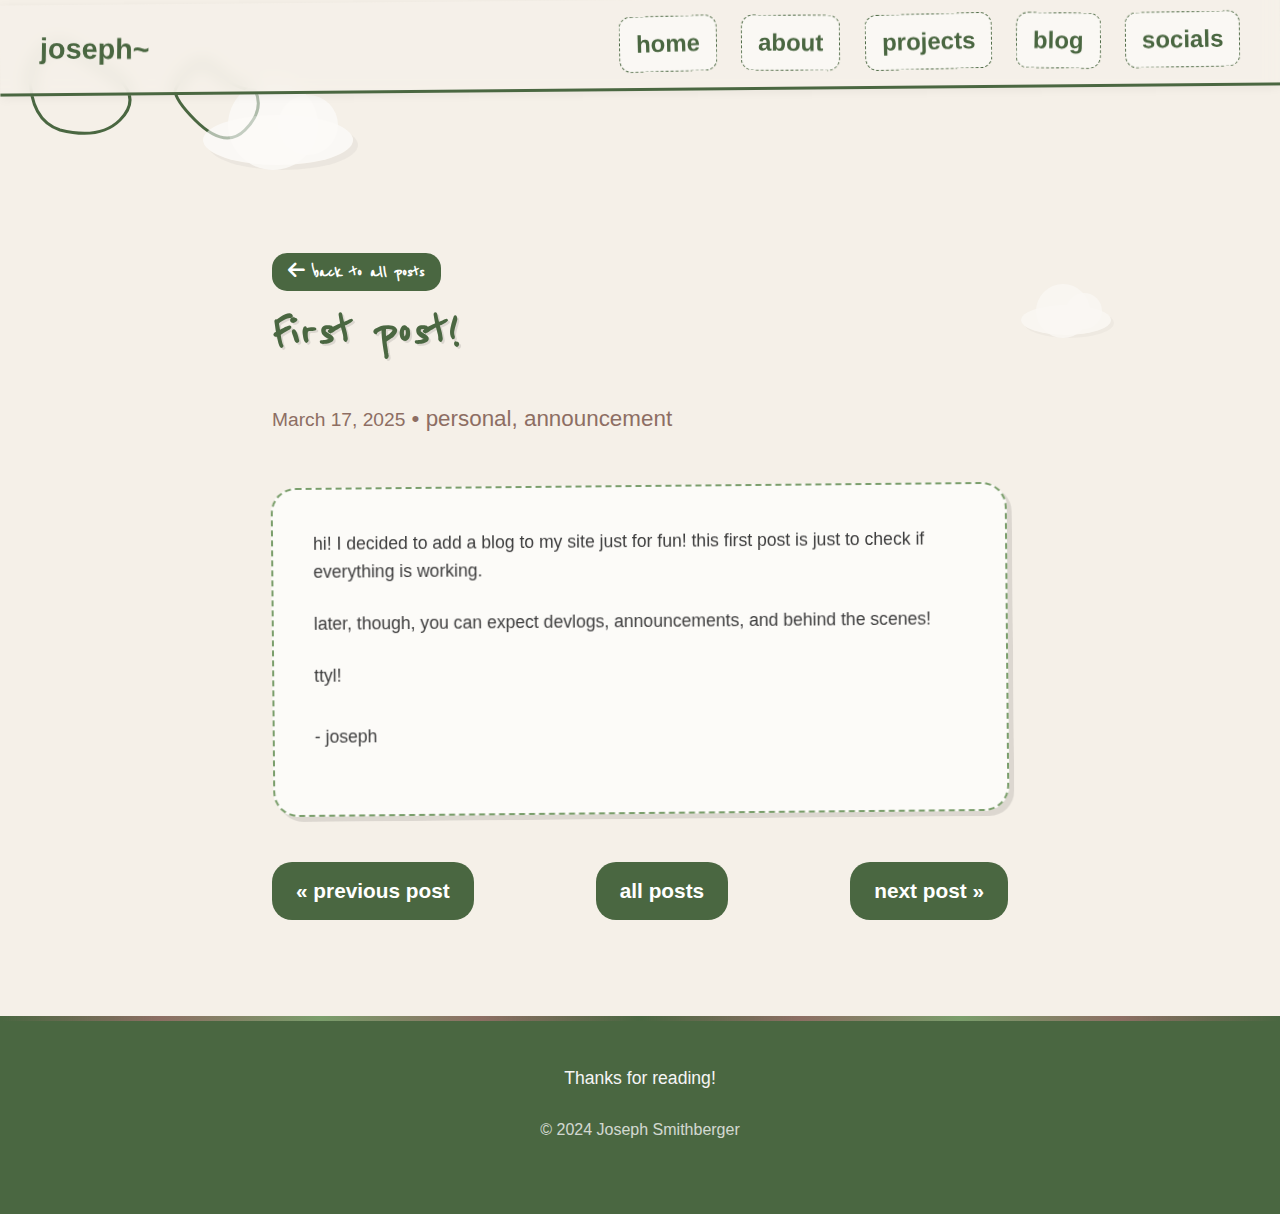
<file: blog/posts/first_post.html>
<!DOCTYPE html>
<html lang="en">
<head>
    <meta charset="UTF-8">
    <meta name="viewport" content="width=device-width, initial-scale=1.0">
    <title>First post! | Joseph Smithberger</title>
    <meta name="description" content="My first blog post to test the new blog section on my website!">
    
    <!-- Fonts and Icons -->
    <link rel="preconnect" href="https://fonts.googleapis.com">
    <link rel="preconnect" href="https://fonts.gstatic.com" crossorigin>
    <link href="https://fonts.googleapis.com/css2?family=Reenie+Beanie&display=swap" rel="stylesheet">
    <link rel="stylesheet" href="https://cdnjs.cloudflare.com/ajax/libs/font-awesome/6.4.0/css/all.min.css">
    
    <!-- Updated Style references -->
    <link rel="stylesheet" href="/styles.css">
    <link rel="stylesheet" href="/blog/blog-styles.css">
</head>
<body>
    <!-- Navigation -->
    <nav id="navbar">
        <div class="nav-container">
            <a href="/" class="logo">joseph~</a>
            <ul class="nav-links">
                <li><a href="/">home</a></li>
                <li><a href="/#about">about</a></li>
                <li><a href="/#projects">projects</a></li>
                <li><a href="/blog">blog</a></li>
                <li><a href="/#socials">socials</a></li>
            </ul>
            <div class="mobile-menu">
                <div class="bar"></div>
                <div class="bar"></div>
                <div class="bar"></div>
            </div>
        </div>
    </nav>
    
    <!-- Decorative Elements -->
    <div class="cloud cloud-1"></div>
    <div class="cloud cloud-2"></div>
    
    <svg class="scribble scribble-1" width="150" height="150" viewBox="0 0 150 150" xmlns="http://www.w3.org/2000/svg">
        <path d="M30,75 Q45,30 75,50 T120,80 Q140,100 120,120 T60,130 Q30,120 30,75" stroke="#4a6741" stroke-width="3" fill="none" />
    </svg>
    
    <svg class="scribble scribble-2" width="120" height="120" viewBox="0 0 120 120" xmlns="http://www.w3.org/2000/svg">
        <path d="M20,60 Q40,20 60,40 T100,60 Q110,80 90,100 T40,90 Q20,70 20,60" stroke="#4a6741" stroke-width="3" fill="none" />
    </svg>
    
    <!-- Blog Post Content -->
    <main class="blog-post-container">
        <header class="blog-post-header">
            <a href="/blog" class="blog-link"><i class="fas fa-arrow-left"></i> back to all posts</a>
            <h1>First post!</h1>
            <div class="blog-post-meta">
                <span class="blog-date">March 17, 2025</span> • 
                <span class="blog-tags">personal, announcement</span>
            </div>
        </header>
        
        <article class="blog-post-content">
            <p>
                hi! I decided to add a blog to my site just for fun! this first post is just to check if everything is working.
            </p>
            
            <p>
                later, though, you can expect devlogs, announcements, and behind the scenes!
            </p>
            
            <p>
                ttyl!
            </p>
            
            <p style="margin-top: 2rem;">
                - joseph
            </p>
        </article>
        
        <div class="blog-nav">
            <a href="#" class="blog-nav-link prev-post" id="prevPostLink">« previous post</a>
            <a href="/blog" class="blog-nav-link">all posts</a>
            <a href="#" class="blog-nav-link next-post" id="nextPostLink">next post »</a>
        </div>
    </main>
    
    <!-- Footer -->
    <footer>
        <div class="container">
            <div class="footer-text">
                <p>Thanks for reading!</p>
                <p class="copyright">© 2024 Joseph Smithberger</p>
            </div>
        </div>
    </footer>
    
    <!-- JavaScript - Updated reference -->
    <script>
        // Mobile Menu Toggle
        const mobileMenu = document.querySelector('.mobile-menu');
        const navLinks = document.querySelector('.nav-links');
        
        mobileMenu.addEventListener('click', () => {
            mobileMenu.classList.toggle('active');
            navLinks.classList.toggle('active');
        });
        
        // Hide mobile menu when clicking on a link
        document.querySelectorAll('.nav-links a').forEach(link => {
            link.addEventListener('click', () => {
                mobileMenu.classList.remove('active');
                navLinks.classList.remove('active');
            });
        });
        
        // Blog navigation for previous/next post
        async function loadBlogNavigation() {
            try {
                const response = await fetch('/blog/blog-data.json');
                if (!response.ok) throw new Error('Failed to fetch blog data');
                
                const data = await response.json();
                const posts = data.posts.sort((a, b) => new Date(b.date) - new Date(a.date));
                
                // Get current post slug from URL
                const currentPath = window.location.pathname;
                const currentSlug = currentPath.split('/').pop().replace('.html', '');
                
                // Find current post index
                const currentIndex = posts.findIndex(post => post.slug === currentSlug);
                
                if (currentIndex !== -1) {
                    const prevPostLink = document.getElementById('prevPostLink');
                    const nextPostLink = document.getElementById('nextPostLink');
                    
                    // Set up previous post link
                    if (currentIndex < posts.length - 1) {
                        const prevPost = posts[currentIndex + 1];
                        prevPostLink.href = `/blog/posts/${prevPost.slug}.html`;
                        prevPostLink.title = prevPost.title;
                    } else {
                        prevPostLink.style.visibility = 'hidden';
                    }
                    
                    // Set up next post link
                    if (currentIndex > 0) {
                        const nextPost = posts[currentIndex - 1];
                        nextPostLink.href = `/blog/posts/${nextPost.slug}.html`;
                        nextPostLink.title = nextPost.title;
                    } else {
                        nextPostLink.style.visibility = 'hidden';
                    }
                }
            } catch (error) {
                console.error('Error loading blog navigation:', error);
                // Hide navigation if error
                document.querySelectorAll('.prev-post, .next-post').forEach(link => {
                    link.style.visibility = 'hidden';
                });
            }
        }
        
        // Load blog navigation
        loadBlogNavigation();
    </script>
</body>
</html>
</file>
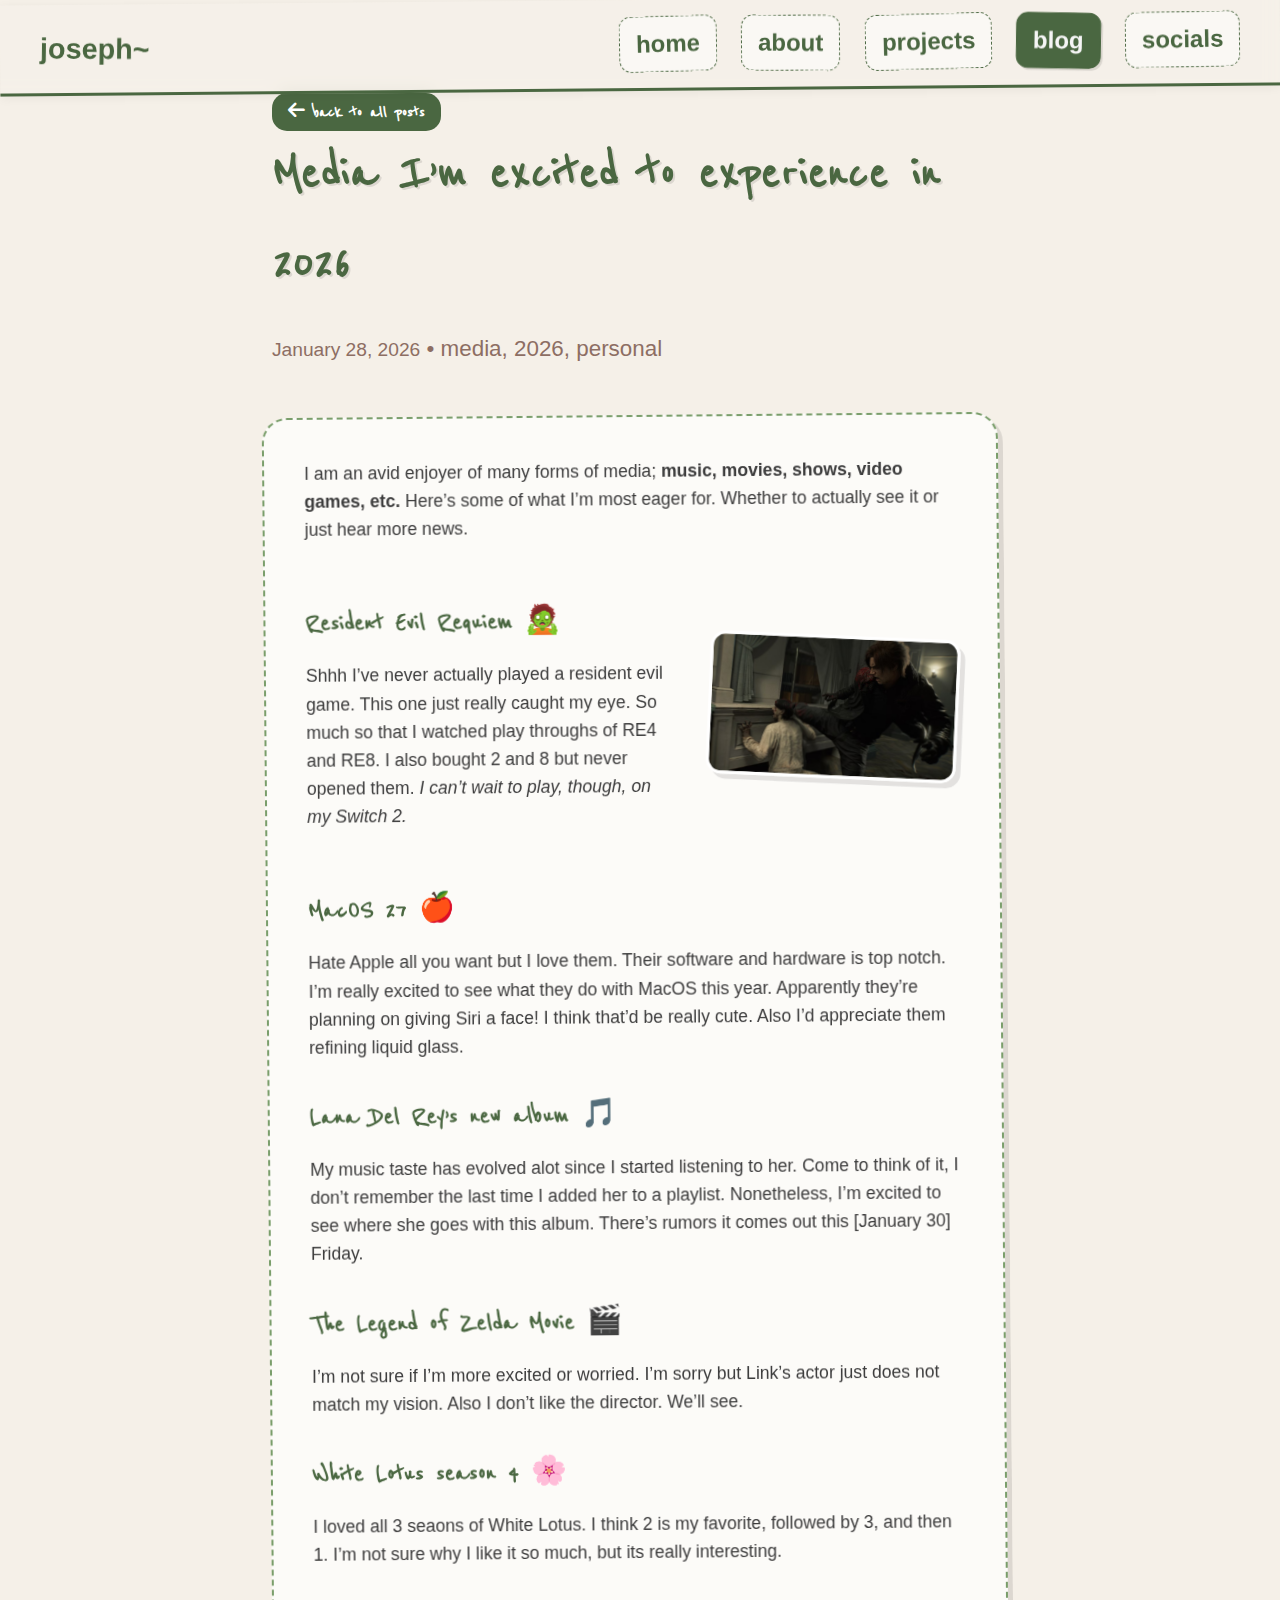
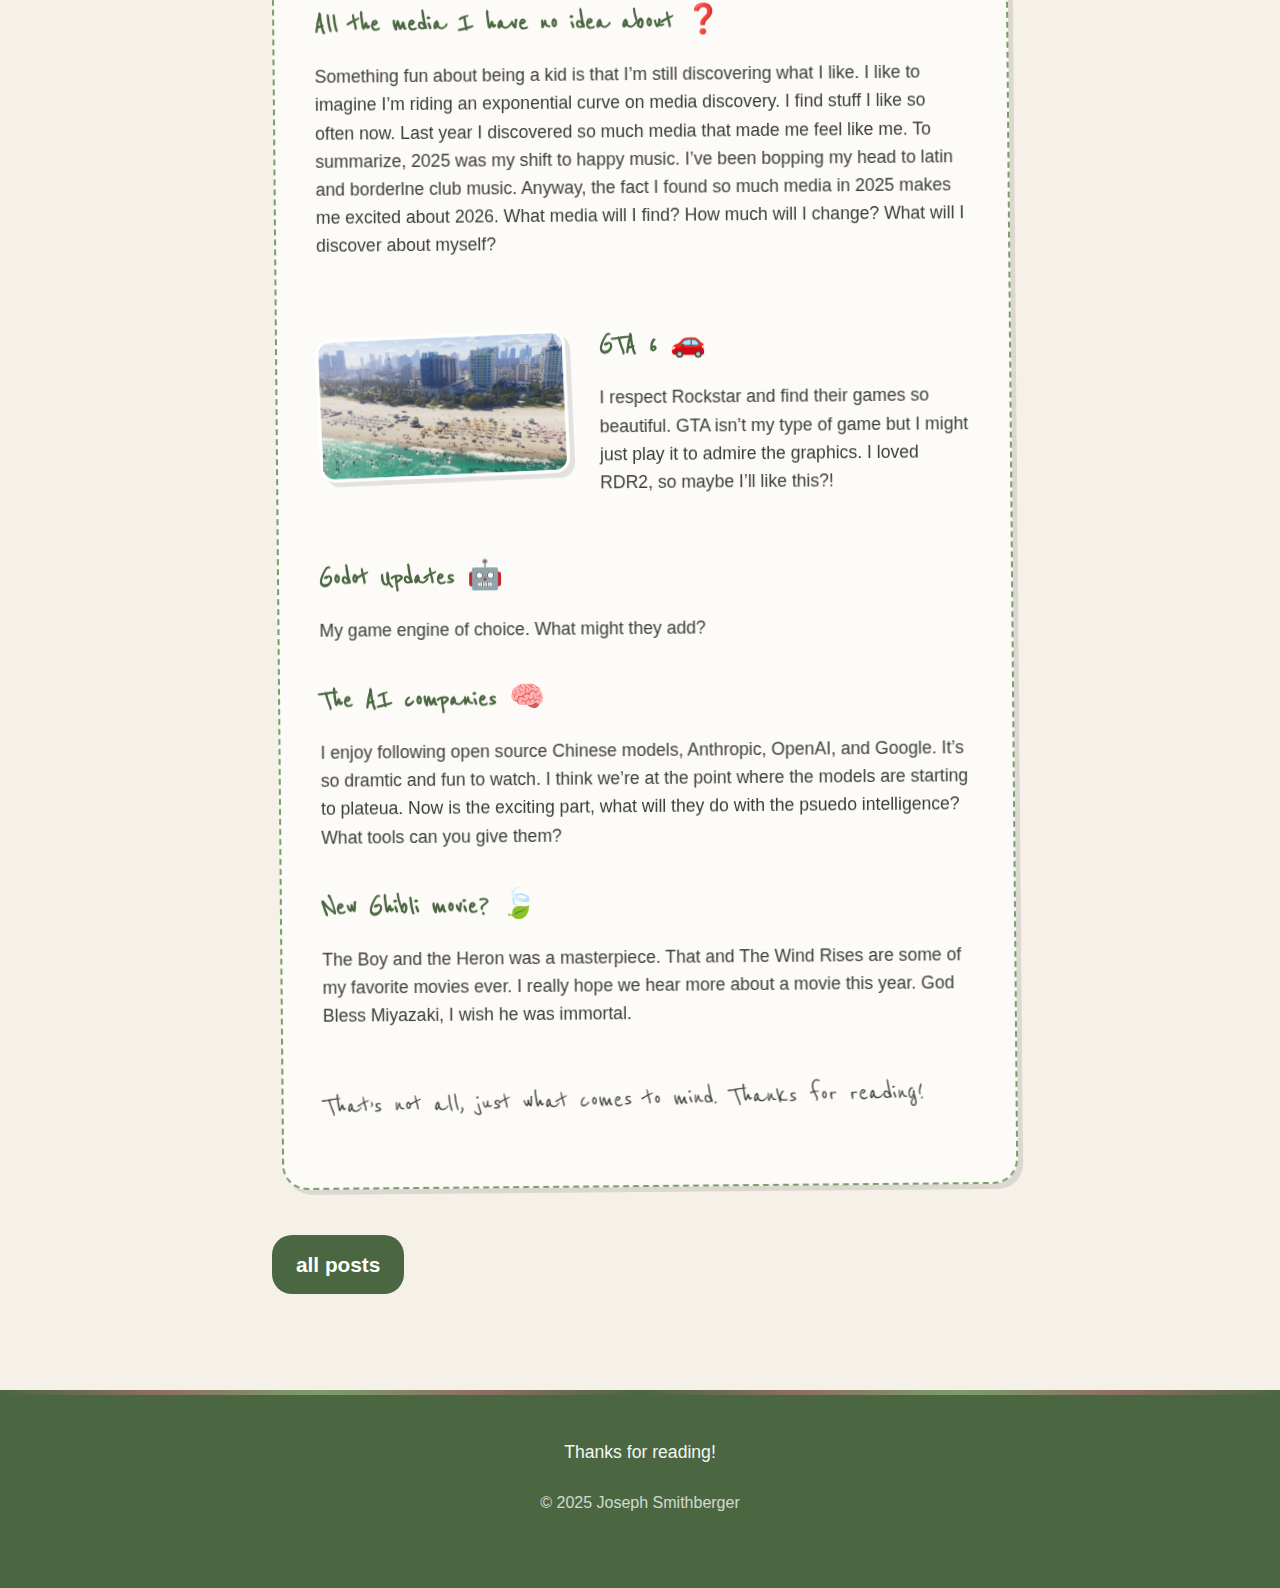
<file: blog/posts/media-excited-2026.html>
<!DOCTYPE html>
<html lang="en">
<head>
    <meta charset="UTF-8" />
    <meta name="viewport" content="width=device-width, initial-scale=1.0" />
    <title>Media I’m excited to experience in 2026 | Joseph Smithberger</title>
    <meta name="description" content="I am an avid enjoyer of many forms of media; music, movies, shows, video games, etc." />
    <meta property="og:title" content="Media I’m excited to experience in 2026" />
    <meta property="og:description" content="I am an avid enjoyer of many forms of media; music, movies, shows, video games, etc." />
    <meta property="og:image" content="/blog/assets/media_thumb.webp" />
    <link rel="icon" href="/favicon.ico" type="image/x-icon" />
    <link rel="preconnect" href="https://fonts.googleapis.com" />
    <link rel="preconnect" href="https://fonts.gstatic.com" crossorigin />
    <link href="https://fonts.googleapis.com/css2?family=Reenie+Beanie&display=swap" rel="stylesheet" />
    <link rel="stylesheet" href="https://cdnjs.cloudflare.com/ajax/libs/font-awesome/6.4.0/css/all.min.css" />
    <link rel="stylesheet" href="/styles.css" />
    <link rel="stylesheet" href="/blog/blog-styles.css" />
</head>
<body>
    <nav id="navbar">
        <div class="nav-container">
            <a href="/" class="logo">joseph~</a>
            <ul class="nav-links">
                <li><a href="/">home</a></li>
                <li><a href="/#about">about</a></li>
                <li><a href="/#projects">projects</a></li>
                <li><a href="/blog" class="active">blog</a></li>
                <li><a href="/#socials">socials</a></li>
            </ul>
            <div class="mobile-menu">
                <div class="bar"></div>
                <div class="bar"></div>
                <div class="bar"></div>
            </div>
        </div>
    </nav>

    <main class="blog-post-container">
        <header class="blog-post-header">
            <a href="/blog" class="blog-link"><i class="fas fa-arrow-left"></i> back to all posts</a>
            <h1>Media I’m excited to experience in 2026</h1>
            <div class="blog-post-meta">
                <span class="blog-date">January 28, 2026</span> •
                <span class="blog-tags">media, 2026, personal</span>
            </div>
        </header>

        <article class="blog-post-content">
            <p>I am an avid enjoyer of many forms of media; <strong>music, movies, shows, video games, etc.</strong> Here’s some of what I’m most eager for. Whether to actually see it or just hear more news.</p>

            <div style="display: flex; gap: 2rem; align-items: center; flex-wrap: wrap; margin-bottom: 2rem;">
                <div style="flex: 1; min-width: 300px;">
                    <h3>Resident Evil Requiem 🧟</h3>
                    <p>Shhh I’ve never actually played a resident evil game. This one just really caught my eye. So much so that I watched play throughs of RE4 and RE8. I also bought 2 and 8 but never opened them. <em>I can’t wait to play, though, on my Switch 2.</em></p>
                </div>
                <img src="/blog/assets/re9.webp" alt="Resident Evil Requiem" style="max-width: 250px; transform: rotate(3deg); margin: 0 auto;">
            </div>

            <h3>MacOS 27 🍎</h3>
            <p>Hate Apple all you want but I love them. Their software and hardware is top notch. I’m really excited to see what they do with MacOS this year. Apparently they’re planning on giving Siri a face! I think that’d be really cute. Also I’d appreciate them refining liquid glass.</p>

            <h3>Lana Del Rey’s new album 🎵</h3>
            <p>My music taste has evolved alot since I started listening to her. Come to think of it, I don’t remember the last time I added her to a playlist. Nonetheless, I’m excited to see where she goes with this album. There’s rumors it comes out this [January 30] Friday.</p>

            <h3>The Legend of Zelda Movie 🎬</h3>
            <p>I’m not sure if I’m more excited or worried. I’m sorry but Link’s actor just does not match my vision. Also I don’t like the director. We’ll see.</p>

            <h3>White Lotus season 4 🌸</h3>
            <p>I loved all 3 seaons of White Lotus. I think 2 is my favorite, followed by 3, and then 1. I’m not sure why I like it so much, but its really interesting.</p>

            <h3>All the media I have no idea about ❓</h3>
            <p>Something fun about being a kid is that I’m still discovering what I like. I like to imagine I’m riding an exponential curve on media discovery. I find stuff I like so often now. Last year I discovered so much media that made me feel like me. To summarize, 2025 was my shift to happy music. I’ve been bopping my head to latin and borderlne club music. Anyway, the fact I found so much media in 2025 makes me excited about 2026. What media will I find? How much will I change? What will I discover about myself?</p>

            <div style="display: flex; gap: 2rem; align-items: center; flex-wrap: wrap-reverse; margin-top: 2rem;">
                <img src="/blog/assets/gta6.webp" alt="GTA 6" style="max-width: 250px; transform: rotate(-2deg); margin: 0 auto;">
                <div style="flex: 1; min-width: 300px;">
                    <h3>GTA 6 🚗</h3>
                    <p>I respect Rockstar and find their games so beautiful. GTA isn’t my type of game but I might just play it to admire the graphics. I loved RDR2, so maybe I’ll like this?!</p>
                </div>
            </div>

            <h3>Godot Updates 🤖</h3>
            <p>My game engine of choice. What might they add?</p>

            <h3>The AI companies 🧠</h3>
            <p>I enjoy following open source Chinese models, Anthropic, OpenAI, and Google. It’s so dramtic and fun to watch. I think we’re at the point where the models are starting to plateua. Now is the exciting part, what will they do with the psuedo intelligence? What tools can you give them?</p>

            <h3>New Ghibli movie? 🍃</h3>
            <p>The Boy and the Heron was a masterpiece. That and The Wind Rises are some of my favorite movies ever. I really hope we hear more about a movie this year. God Bless Miyazaki, I wish he was immortal.</p>

            <p style="margin-top: 3rem; font-family: 'Reenie Beanie', cursive; font-size: 1.8rem; transform: rotate(-1deg);">That’s not all, just what comes to mind. Thanks for reading!</p>
        </article>

        <div class="blog-nav">
            <a href="#" class="blog-nav-link prev-post" id="prevPostLink">« previous post</a>
            <a href="/blog" class="blog-nav-link">all posts</a>
            <a href="#" class="blog-nav-link next-post" id="nextPostLink">next post »</a>
        </div>
    </main>

    <footer>
        <div class="container">
            <div class="footer-text">
                <p>Thanks for reading!</p>
                <p class="copyright">© 2025 Joseph Smithberger</p>
            </div>
        </div>
    </footer>

    <script>
        // Mobile Menu Toggle
        const mobileMenu = document.querySelector('.mobile-menu');
        const navLinks = document.querySelector('.nav-links');
        if (mobileMenu && navLinks) {
            mobileMenu.addEventListener('click', () => {
                mobileMenu.classList.toggle('active');
                navLinks.classList.toggle('active');
            });
            document.querySelectorAll('.nav-links a').forEach(link => {
                link.addEventListener('click', () => {
                    if (navLinks.classList.contains('active')) {
                        mobileMenu.classList.remove('active');
                        navLinks.classList.remove('active');
                    }
                });
            });
        }

        // Prev/Next navigation (derive slug from URL)
        document.addEventListener('DOMContentLoaded', async () => {
            const currentPath = window.location.pathname;
            const currentSlug = currentPath.split('/').pop().replace('.html', '');
            try {
                const response = await fetch('/blog/blog-data.json');
                if (!response.ok) throw new Error('Failed to fetch blog data');
                const data = await response.json();
                const posts = data.posts.sort((a, b) => new Date(b.date) - new Date(a.date));

                const currentIndex = posts.findIndex(p => p.slug === currentSlug);
                const prevPostLink = document.getElementById('prevPostLink');
                const nextPostLink = document.getElementById('nextPostLink');

                if (currentIndex >= 0 && currentIndex < posts.length - 1) {
                    const prevPost = posts[currentIndex + 1];
                    prevPostLink.href = `/blog/posts/${prevPost.slug}.html`;
                    prevPostLink.style.display = 'inline-block';
                } else if (prevPostLink) {
                    prevPostLink.style.display = 'none';
                }

                if (currentIndex > 0) {
                    const nextPost = posts[currentIndex - 1];
                    nextPostLink.href = `/blog/posts/${nextPost.slug}.html`;
                    nextPostLink.style.display = 'inline-block';
                } else if (nextPostLink) {
                    nextPostLink.style.display = 'none';
                }
            } catch (err) {
                console.error('Error loading blog navigation:', err);
                document.querySelectorAll('.prev-post, .next-post').forEach(link => {
                    link.style.display = 'none';
                });
            }
        });
    </script>
</body>
</html>
</file>
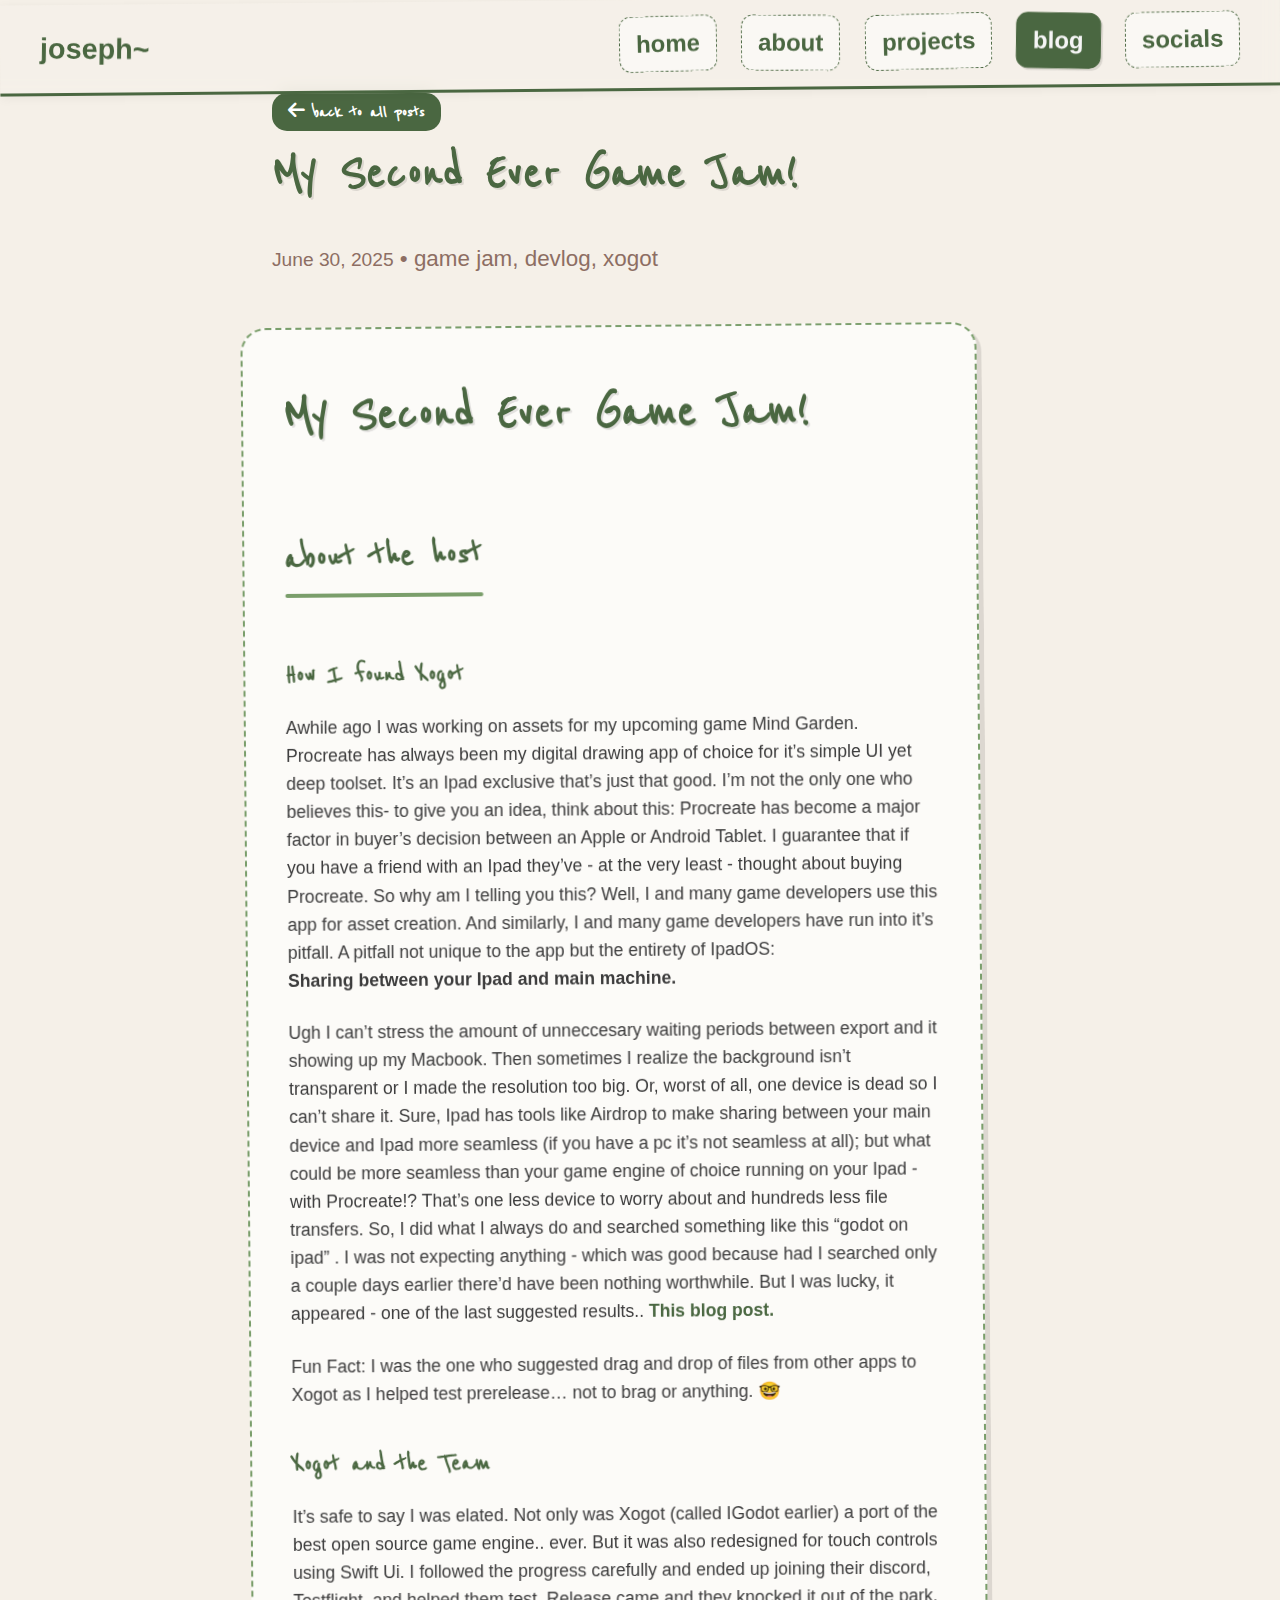
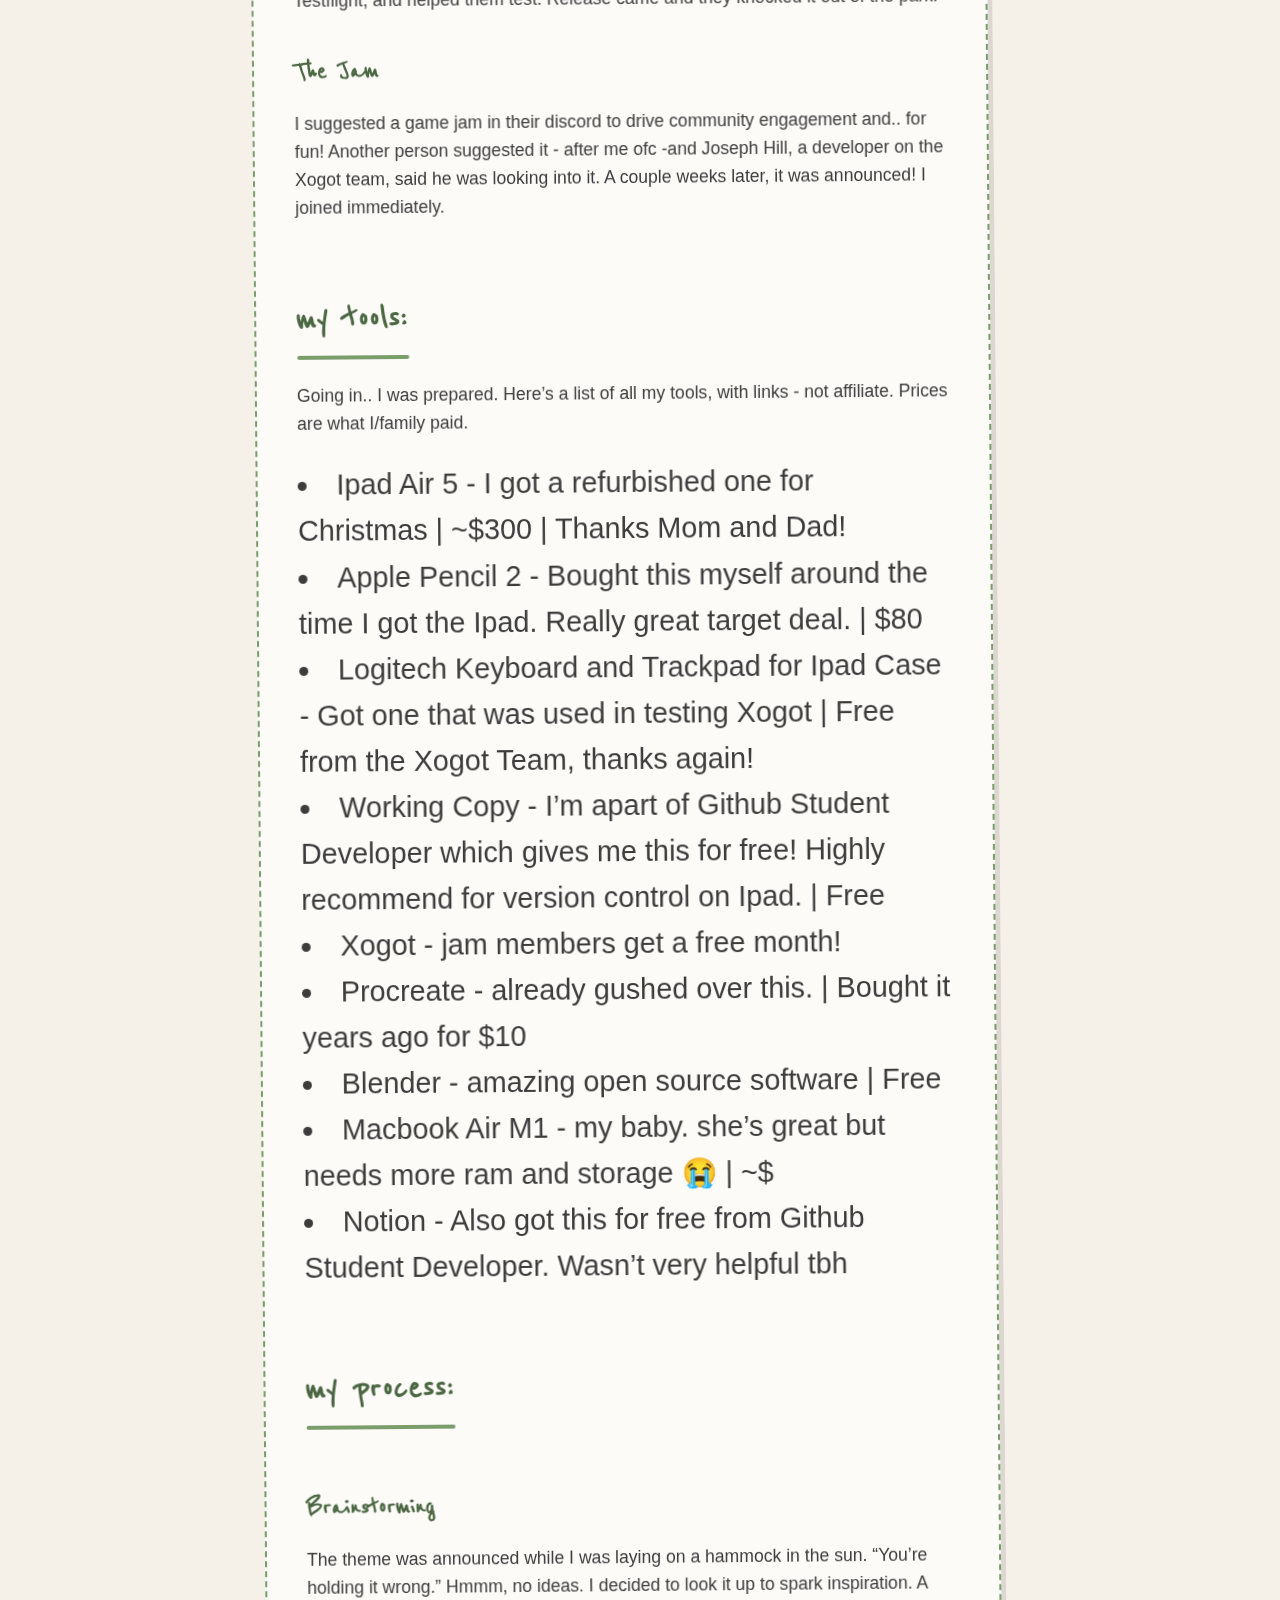
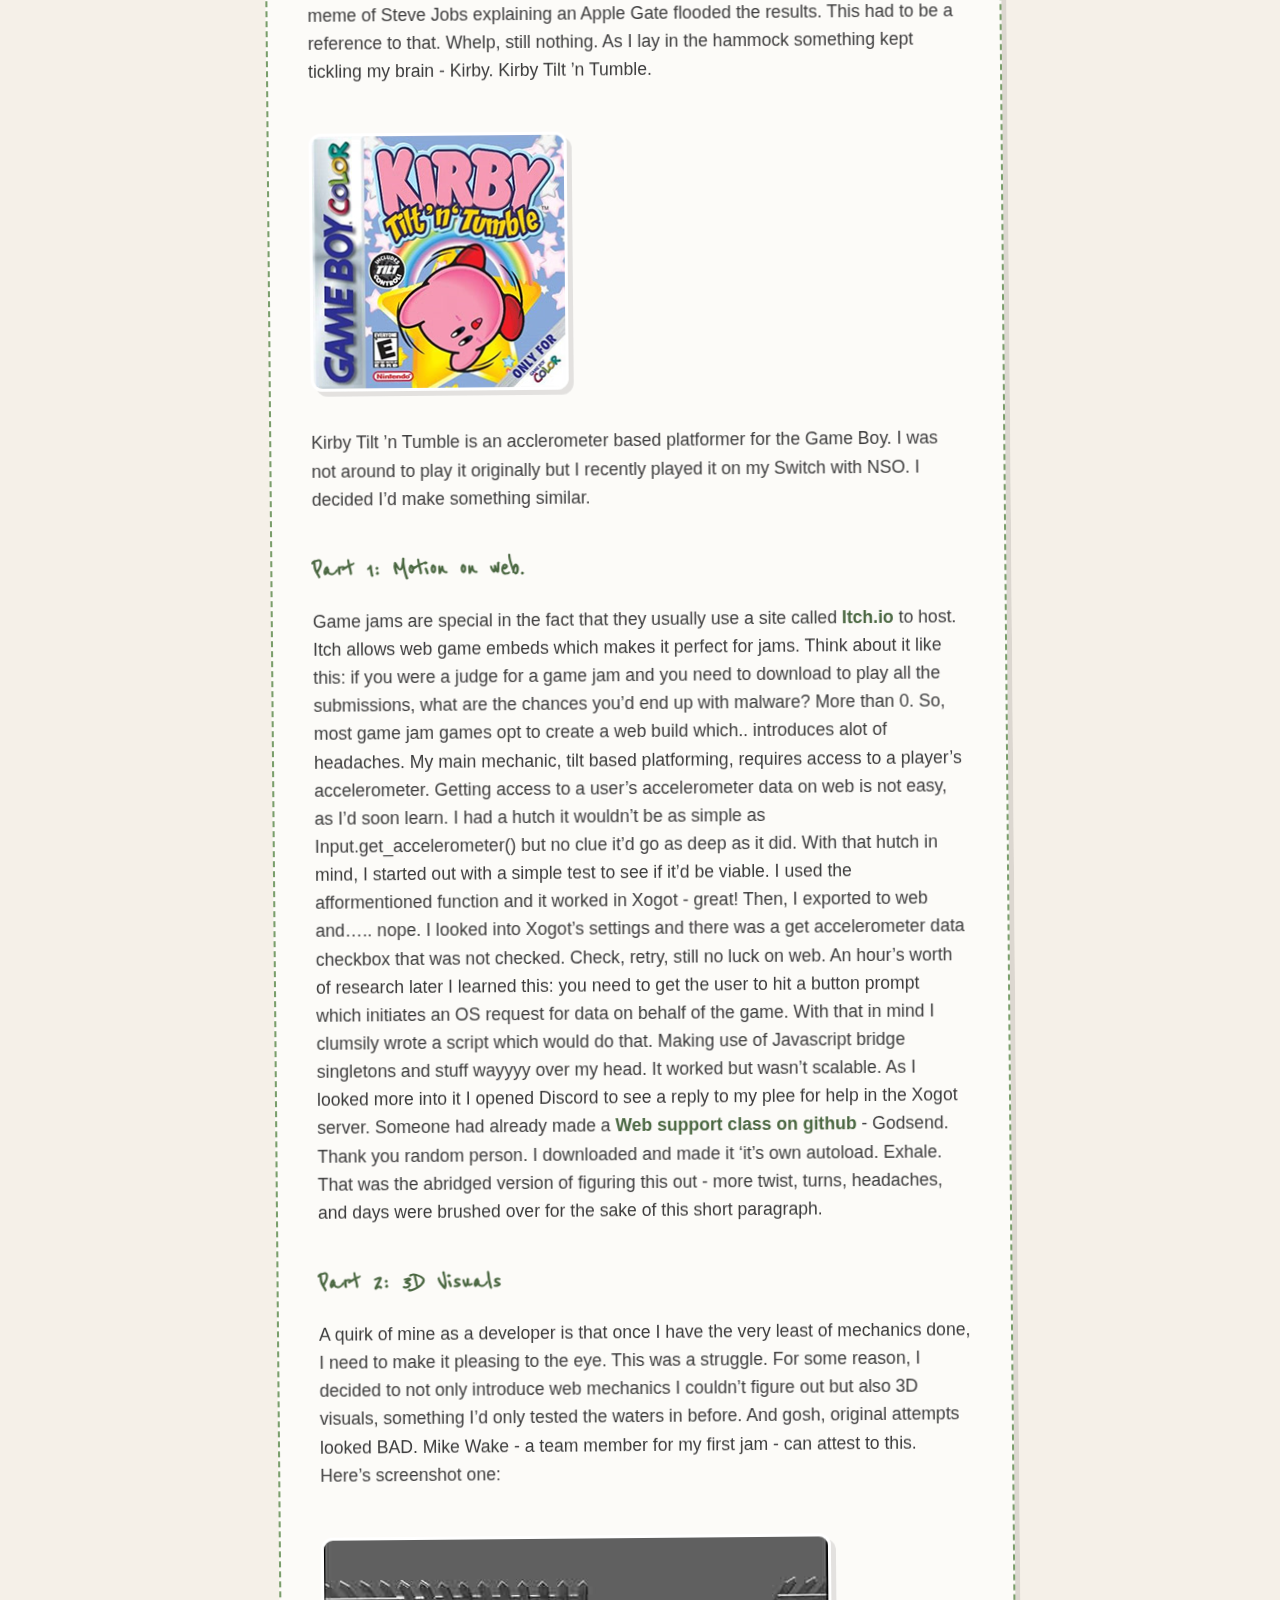
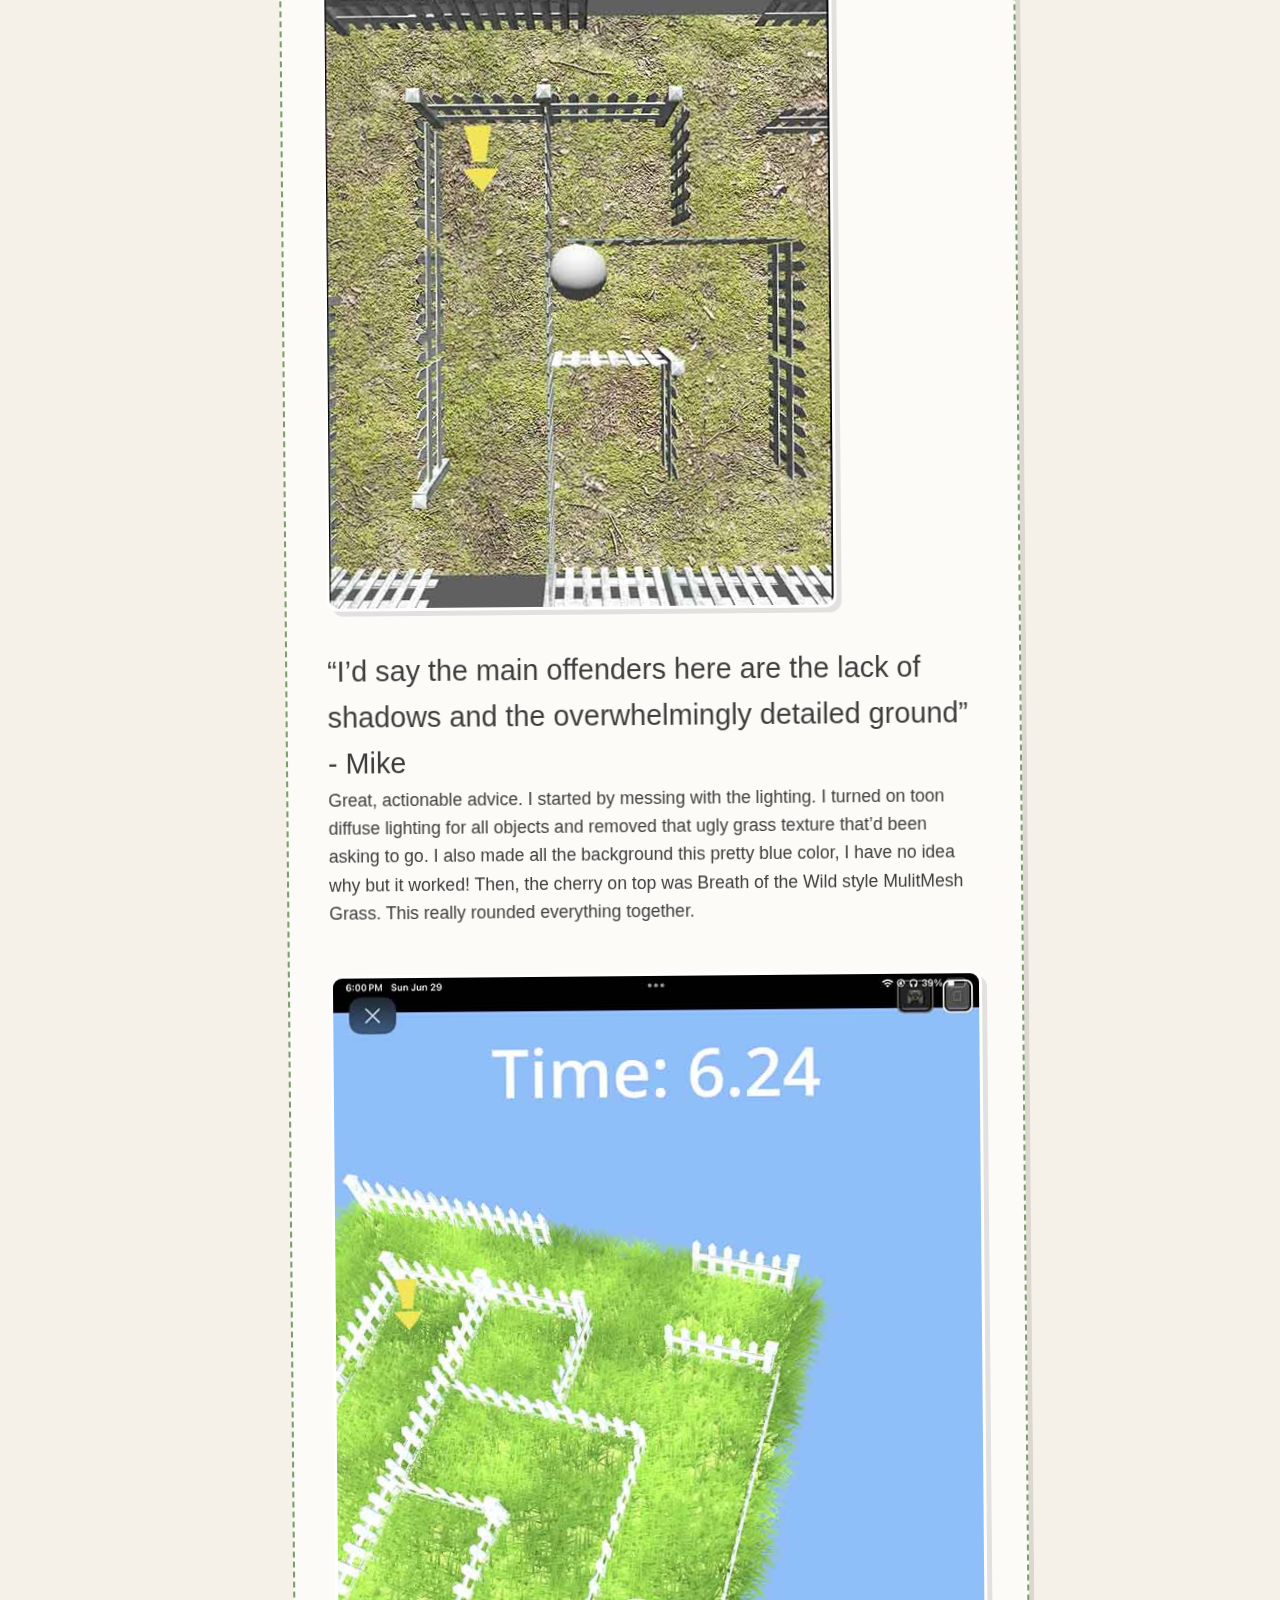
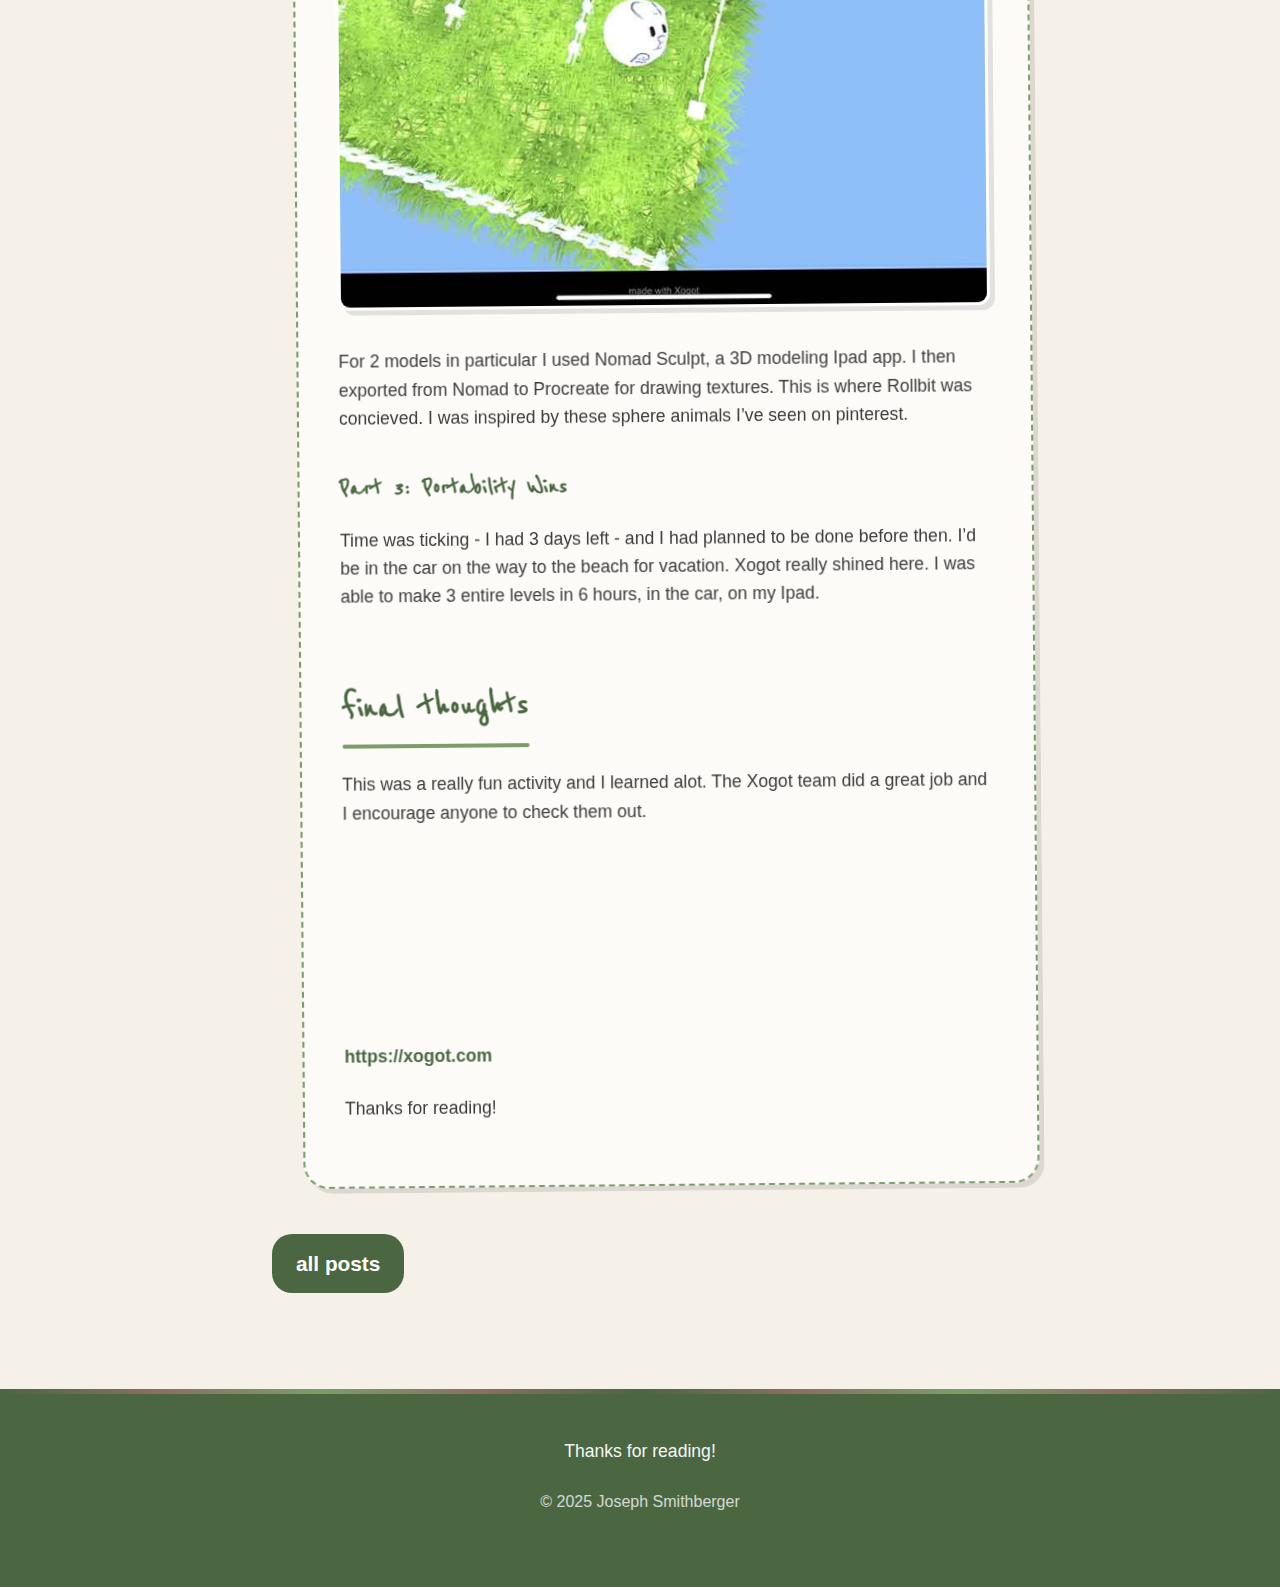
<file: blog/posts/second-game-jam.html>
<!DOCTYPE html>
<html lang="en">
<head>
    <meta charset="UTF-8">
    <meta name="viewport" content="width=device-width, initial-scale=1.0">
    <title>My Second Ever Game Jam! | Joseph Smithberger</title>
    <meta property="og:title" content="My Second Ever Game Jam!">
    <meta property="og:description" content="My experience in the game jam.">
    <meta property="og:image" content="/blog/assets/jam_thumb.jpg">
    <link rel="icon" href="/favicon.ico" type="image/x-icon">
    <link rel="preconnect" href="https://fonts.googleapis.com">
    <link rel="preconnect" href="https://fonts.gstatic.com" crossorigin>
    <link href="https://fonts.googleapis.com/css2?family=Reenie+Beanie&display=swap" rel="stylesheet">
    <link rel="stylesheet" href="https://cdnjs.cloudflare.com/ajax/libs/font-awesome/6.4.0/css/all.min.css">
    <link rel="stylesheet" href="/styles.css">
    <link rel="stylesheet" href="/blog/blog-styles.css">
</head>
<body>
    <nav id="navbar">
        <div class="nav-container">
            <a href="/" class="logo">joseph~</a>
            <ul class="nav-links">
                <li><a href="/">home</a></li>
                <li><a href="/#about">about</a></li>
                <li><a href="/#projects">projects</a></li>
                <li><a href="/blog" class="active">blog</a></li>
                <li><a href="/#socials">socials</a></li>
            </ul>
            <div class="mobile-menu">
                <div class="bar"></div>
                <div class="bar"></div>
                <div class="bar"></div>
            </div>
        </div>
    </nav>

    <main class="blog-post-container">
        <header class="blog-post-header">
            <a href="/blog" class="blog-link"><i class="fas fa-arrow-left"></i> back to all posts</a>
            <h1>My Second Ever Game Jam!</h1>
            <div class="blog-post-meta">
                <span class="blog-date">June 30, 2025</span> • 
                <span class="blog-tags">game jam, devlog, xogot</span>
            </div>
        </header>
        
        <article class="blog-post-content">
            <h1>My Second Ever Game Jam!</h1>
            <h2>About the host</h2>
            <h3>How I found Xogot</h3>
            <p>Awhile ago I was working on assets for my upcoming game Mind Garden. Procreate has always been my digital drawing app of choice for it’s simple UI yet deep toolset. It’s an Ipad exclusive that’s just that good.  I’m not the only one who believes this- to give you an idea, think about this: Procreate has become a major factor in buyer’s decision between an Apple or Android Tablet. I guarantee that if you have a friend with an Ipad they’ve - at the very least - thought about buying Procreate. So why am I telling you this? Well, I and many game developers use this app for asset creation. And similarly, I and many game developers have run into it’s pitfall. A pitfall not unique to the app but the entirety of IpadOS:<br><strong>Sharing between your Ipad and main machine.</strong></p>
            <p>Ugh I can’t stress the amount of unneccesary waiting periods between export and it showing up my Macbook. Then sometimes I realize the background isn’t transparent or I made the resolution too big. Or, worst of all, one device is dead so I can’t share it. Sure, Ipad has tools like Airdrop to make sharing between your main device and Ipad more seamless (if you have a pc it’s not seamless at all); but what could be more seamless than your game engine of choice running on your Ipad - with Procreate!? That’s one less device to worry about and hundreds less file transfers. So, I did what I always do and searched something like this “godot on ipad” . I was not expecting anything - which was good because had I searched only a couple days earlier there’d have been nothing worthwhile. But I was lucky, it appeared - one of the last suggested results.. <a href="https://blog.la-terminal.net/igodot/" target="_blank">This blog post.</a></p>
            <p>Fun Fact: I was the one who suggested drag and drop of files from other apps to Xogot as I helped test prerelease… not to brag or anything. 🤓</p>
            <h3>Xogot and the Team</h3>
            <p>It’s safe to say I was elated. Not only was Xogot (called IGodot earlier) a port of the best open source game engine.. ever. But it was also redesigned for touch controls using Swift Ui. I followed the progress carefully and ended up joining their discord, Testflight, and helped them test. Release came and they knocked it out of the park.</p>
            <h3>The Jam</h3>
            <p>I suggested a game jam in their discord to drive community engagement and.. for fun! Another person suggested it - after me ofc -and Joseph Hill, a developer on the Xogot team, said he was looking into it. A couple weeks later, it was announced! I joined immediately. </p>
            <h2>My tools:</h2>
            <p>Going in.. I was prepared. Here’s a list of all my tools, with links - not affiliate. Prices are what I/family paid.</p>
            <ul style="margin: 1.5rem 0; list-style-position: inside;">
                <li>Ipad Air 5 - I got a refurbished one for Christmas | ~$300 | Thanks Mom and Dad!</li>
                <li>Apple Pencil 2 - Bought this myself around the time I got the Ipad. Really great target deal. | $80</li>
                <li>Logitech Keyboard and Trackpad for Ipad Case - Got one that was used in testing Xogot | Free from the Xogot Team, thanks again!</li>
                <li>Working Copy - I’m apart of Github Student Developer which gives me this for free! Highly recommend for version control on Ipad. | Free</li>
                <li>Xogot - jam members get a free month!</li>
                <li>Procreate - already gushed over this. | Bought it years ago for $10</li>
                <li>Blender - amazing open source software | Free</li>
                <li>Macbook Air M1 - my baby. she’s great but needs more ram and storage 😭 | ~$</li>
                <li>Notion - Also got this for free from Github Student Developer. Wasn’t very helpful tbh</li>
            </ul>
            <h2>My Process:</h2>
            <h3>Brainstorming</h3>
            <p>The theme was announced while I was laying on a hammock in the sun. “You’re holding it wrong.” Hmmm, no ideas. I decided to look it up to spark inspiration. A meme of Steve Jobs explaining an Apple Gate flooded the results. This had to be a reference to that. Whelp, still nothing. As I lay in the hammock something kept tickling my brain - Kirby. Kirby Tilt ’n Tumble.</p>
            <img src="../assets/kirby.jpg" alt="Kirby Tilt 'n Tumble inspiration" style="max-width: 100%; border-radius: 12px; margin: 1.5rem 0;">
            <p>Kirby Tilt ’n Tumble is an acclerometer based platformer for the Game Boy. I was not around to play it originally but I recently played it on my Switch with NSO. I decided I’d make something similar.</p>
            <h3>Part 1: Motion on web.</h3>
            <p>Game jams are special in the fact that they usually use a site called <a href="http://Itch.io" target="_blank">Itch.io</a> to host. Itch allows web game embeds which makes it perfect for jams. Think about it like this: if you were a judge for a game jam and you need to download to play all the submissions, what are the chances you’d end up with malware? More than 0. So, most game jam games opt to create a web build which.. introduces alot of headaches. My main mechanic, tilt based platforming, requires access to a player’s accelerometer. Getting access to a user’s accelerometer data on web is not easy, as I’d soon learn. I had a hutch it wouldn’t be as simple as Input.get_accelerometer() but no clue it’d go as deep as it did. With that hutch in mind, I started out with a simple test to see if it’d be viable. I used the afformentioned function and it worked in Xogot - great! Then, I exported to web and….. nope. I looked into Xogot’s settings and there was a get accelerometer data checkbox that was not checked. Check, retry, still no luck on web. An hour’s worth of research later I learned this: you need to get the user to hit a button prompt which initiates an OS request for data on behalf of the game. With that in mind I clumsily wrote a script which would do that. Making use of Javascript bridge singletons and stuff wayyyy over my head. It worked but wasn’t scalable. As I looked more into it I opened Discord to see a reply to my plee for help in the Xogot server. Someone had already made a <a href="https://github.com/celyk/godot-useful-stuff/blob/main/scripts/web/WebInput.gd" target="_blank">Web support class on github</a> - Godsend. Thank you random person. I downloaded and made it ‘it’s own autoload. Exhale. That was the abridged version of figuring this out - more twist, turns, headaches, and days were brushed over for the sake of this short paragraph.</p>
            <h3>Part 2: 3D Visuals</h3>
            <p>A quirk of mine as a developer is that once I have the very least of mechanics done, I need to make it pleasing to the eye. This was a struggle. For some reason, I decided to not only introduce web mechanics I couldn’t figure out but also 3D visuals, something I’d only tested the waters in before. And gosh, original attempts looked BAD. Mike Wake - a team member for my first jam - can attest to this. Here’s screenshot one:</p>
            <img src="../assets/prototype.jpg" alt="Prototype screenshot" style="max-width: 100%; border-radius: 12px; margin: 1.5rem 0;">
            <blockquote>“I’d say the main offenders here are the lack of shadows and the overwhelmingly detailed ground” - Mike</blockquote>
            <p>Great, actionable advice. I started by messing with the lighting. I turned on toon diffuse lighting for all objects and removed that ugly grass texture that’d been asking to go. I also made all the background this pretty blue color, I have no idea why but it worked! Then, the cherry on top was Breath of the Wild style MulitMesh Grass. This really rounded everything together.</p>
            <img src="../assets/final_product.jpg" alt="Final product screenshot" style="max-width: 100%; border-radius: 12px; margin: 1.5rem 0;">
            <p>For 2 models in particular I used Nomad Sculpt, a 3D modeling Ipad app. I then exported from Nomad to Procreate for drawing textures. This is where Rollbit was concieved. I was inspired by these sphere animals I’ve seen on pinterest.</p>
            <h3>Part 3: Portability Wins</h3>
            <p>Time was ticking - I had 3 days left - and I had planned to be done before then. I’d be in the car on the way to the beach for vacation. Xogot really shined here. I was able to make 3 entire levels in 6 hours, in the car, on my Ipad. </p>
            <h2>Final Thoughts</h2>
            <p>This was a really fun activity and I learned alot. The Xogot team did a great job and I encourage anyone to check them out.</p>
            <iframe frameborder="0" src="https://itch.io/embed/3681128" width="552" height="167" style="display: block; margin: 1.5rem auto;"><a href="https://woafie.itch.io/rollbit">Rollbit by Joseph smithberger</a></iframe>
            <p><a href="https://xogot.com" target="_blank">https://xogot.com</a></p>
            <p>Thanks for reading!</p>
        </article>
        
        <div class="blog-nav">
            <a href="#" class="blog-nav-link prev-post" id="prevPostLink">« previous post</a>
            <a href="/blog" class="blog-nav-link">all posts</a>
            <a href="#" class="blog-nav-link next-post" id="nextPostLink">next post »</a>
        </div>
    </main>

    <footer>
        <div class="container">
            <div class="footer-text">
                <p>Thanks for reading!</p>
                <p class="copyright">© 2025 Joseph Smithberger</p>
            </div>
        </div>
    </footer>

    <script>
        // Mobile Menu Toggle
        const mobileMenu = document.querySelector('.mobile-menu');
        const navLinks = document.querySelector('.nav-links');
        
        mobileMenu.addEventListener('click', () => {
            mobileMenu.classList.toggle('active');
            navLinks.classList.toggle('active');
        });

        // Post Navigation (derive current slug from URL)
        document.addEventListener('DOMContentLoaded', async () => {
            const currentPath = window.location.pathname;
            const currentSlug = currentPath.split('/').pop().replace('.html', '');
            try {
                const response = await fetch('/blog/blog-data.json');
                const data = await response.json();
                const posts = data.posts.sort((a, b) => new Date(b.date) - new Date(a.date));
                
                const currentIndex = posts.findIndex(p => p.slug === currentSlug);
                
                const prevPostLink = document.getElementById('prevPostLink');
                const nextPostLink = document.getElementById('nextPostLink');

                if (currentIndex >= 0 && currentIndex < posts.length - 1) {
                    const prevPost = posts[currentIndex + 1];
                    prevPostLink.href = `/blog/posts/${prevPost.slug}.html`;
                    prevPostLink.style.display = 'inline-block';
                } else {
                    prevPostLink.style.display = 'none';
                }

                if (currentIndex > 0) {
                    const nextPost = posts[currentIndex - 1];
                    nextPostLink.href = `/blog/posts/${nextPost.slug}.html`;
                    nextPostLink.style.display = 'inline-block';
                } else {
                    nextPostLink.style.display = 'none';
                }
            } catch (error) {
                console.error("Failed to load post navigation:", error);
            }
        });
    </script>
</body>
</html>
</file>
<file: styles.css>
/* Base Styles */
:root {
    --background: #f5f0e8; /* Light brown */
    --primary: #4a6741; /* Forest green */
    --secondary: #7a9e6b; /* Lighter green */
    --accent: #8d6e63; /* Warm brown */
    --text: #3c3c3c;
    --light-text: #f5f5f5;
}

* {
    margin: 0;
    padding: 0;
    box-sizing: border-box;
}

html {
    scroll-behavior: smooth;
}

body {
    font-family: 'Segoe UI', Tahoma, Geneva, Verdana, sans-serif;
    background-color: var(--background);
    color: var(--text);
    line-height: 1.6;
    font-size: 1.2rem;
    overflow-x: hidden; 
}

/* Scrollbar styling */
::-webkit-scrollbar {
    width: 10px;
}
::-webkit-scrollbar-track {
    background: var(--background);
}
::-webkit-scrollbar-thumb {
    background: var(--secondary);
    border-radius: 5px;
}

/* Typography */
h1, h2, h3, h4 {
    font-weight: 700;
    margin-bottom: 1rem;
    color: var(--primary);
    font-family: 'Reenie Beanie', cursive;
}
h1 {
    font-size: 3.5rem;
    margin-bottom: 1.5rem;
    text-shadow: 2px 2px 0px rgba(0,0,0,0.1);
}
h2 {
    font-size: 2.5rem; 
    position: relative;
    display: inline-block;
    text-transform: lowercase;
    transform: rotate(-1deg);
    margin-bottom: 2rem; 
}
h2:after {
    content: '';
    position: absolute;
    left: 0;
    bottom: -10px;
    width: 100%;
    height: 4px;
    background: var(--secondary);
    border-radius: 3px;
    transform: rotate(1deg);
}
p {
    margin-bottom: 1.5rem;
    font-size: 1.1rem; 
    font-family: 'Segoe UI', Tahoma, Geneva, Verdana, sans-serif; 
}
.reenie-text {
    font-family: 'Reenie Beanie', cursive;
    font-size: 1.8rem; 
}
a {
    color: var(--primary);
    text-decoration: none;
    transition: all 0.3s ease;
    font-weight: 600;
}
a:hover {
    color: var(--secondary);
    transform: scale(1.05); 
}

/* Layout */
.container {
    max-width: 1200px;
    margin: 0 auto;
    padding: 0 2rem; 
}
section {
    padding: 5rem 0; 
    position: relative;
    overflow: hidden; 
}

/* Navigation */
nav {
    background-color: rgba(245, 240, 232, 0.8); 
    backdrop-filter: blur(8px); 
    position: fixed;
    top: 0;
    width: 100%;
    z-index: 1000;
    padding: 0.5rem;
    border-bottom: 3px solid var(--primary);
    transform: rotate(-0.5deg);
    box-shadow: 0 2px 10px rgba(0,0,0,0.05);
}
.nav-container {
    display: flex;
    justify-content: space-between;
    align-items: center;
    padding: 0.5rem 2rem;
}
.logo {
    font-size: 1.8rem;
    font-weight: 700;
    color: var(--primary);
    transform: rotate(1deg);
    display: inline-block;
    transition: transform 0.3s ease, color 0.3s ease;
}
.logo:hover {
    transform: rotate(1deg) scale(1.1);
    color: var(--secondary);
}
.nav-links {
    display: flex;
    list-style: none;
    gap: 1.5rem;
}
.nav-links li {
    transform: rotate(var(--rotation));
}
.nav-links li:nth-child(1) { --rotation: -1.2deg; } 
.nav-links li:nth-child(2) { --rotation: 0.8deg; }  
.nav-links li:nth-child(3) { --rotation: -1deg; }   
.nav-links li:nth-child(4) { --rotation: 1.3deg; }  
.nav-links li:nth-child(5) { --rotation: -0.7deg; } 
.nav-links li:nth-child(6) { --rotation: 1deg; }    
.nav-links a {
    font-weight: 600;
    font-size: 1.5rem;
    padding: 0.5rem 1rem;
    background-color: rgba(255, 255, 255, 0.5);
    border-radius: 12px;
    border: 1px dashed var(--primary);
    display: inline-block;
    transition: all 0.3s ease;
}
.nav-links a:hover {
    background-color: rgba(255, 255, 255, 0.9);
    box-shadow: 3px 3px 0 rgba(0,0,0,0.1);
    transform: translateY(-2px) scale(1.05); 
}
.nav-links a.active {
    background-color: var(--primary);
    color: var(--light-text) !important; 
    box-shadow: 2px 2px 0 rgba(0,0,0,0.1);
    border-style: solid;
}
.mobile-menu {
    display: none;
    cursor: pointer;
}
.bar {
    width: 25px;
    height: 3px;
    background-color: var(--primary);
    margin: 5px 0;
    transition: all 0.3s ease;
}

/* Hero Section */
#hero {
    min-height: 100vh;
    display: flex;
    align-items: center;
    position: relative;
    overflow: hidden;
    padding-top: 5rem; 
}
.hero-content {
    position: relative;
    z-index: 2;
    background-color: rgba(255, 255, 255, 0.75); 
    backdrop-filter: blur(6px);
    padding: 2.5rem; 
    border-radius: 25px;
    box-shadow: 5px 5px 0 rgba(0,0,0,0.1);
    border: 2px dashed var(--secondary);
    transform: rotate(-1deg);
    max-width: 600px;
    animation: fadeInUp 0.8s ease-out 0.2s forwards;
    opacity: 0;
}
.hero-title {
    font-size: 4rem; 
    margin-bottom: 1.5rem;
    line-height: 1.2;
    animation: textFocusIn 1s ease-out 0.5s forwards;
    opacity: 0;
}
.hero-description {
    font-size: 1.3rem; 
    font-family: 'Segoe UI', Tahoma, Geneva, Verdana, sans-serif;
    margin-bottom: 2rem;
    animation: fadeInUp 0.7s ease-out 0.8s forwards;
    opacity: 0;
}
.btn {
    display: inline-block;
    padding: 0.8rem 1.5rem;
    background-color: var(--primary);
    color: white;
    border-radius: 30px;
    text-transform: lowercase;
    font-weight: 700;
    font-size: 1.3rem;
    font-family: 'Reenie Beanie', cursive; 
    letter-spacing: 1px;
    transition: all 0.3s ease;
    margin-right: 1rem;
    margin-bottom: 1rem;
    border: none;
    transform: rotate(var(--rotation));
    box-shadow: 3px 3px 0 rgba(0,0,0,0.2);
}
.btn:nth-of-type(1) { --rotation: -1deg; animation-delay: 1s; opacity:0; animation: popInBtn 0.5s ease-out 1s forwards;}
.btn:nth-of-type(2) { --rotation: 1deg;  animation-delay: 1.1s; opacity:0; animation: popInBtn 0.5s ease-out 1.1s forwards;}
.btn:hover {
    background-color: var(--secondary);
    transform: translateY(-3px) rotate(var(--rotation)) scale(1.05); 
    box-shadow: 5px 5px 0 rgba(0,0,0,0.25);
    color: white;
}
.btn-outline {
    background-color: transparent;
    border: 2px solid var(--primary);
    color: var(--primary);
}
.btn-outline:hover {
    background-color: var(--primary);
    color: white;
}
.hero-image {
    position: absolute;
    right: 5%;
    top: 50%;
    transform: translateY(-50%) rotate(2deg);
    width: 40%;
    max-width: 500px;
    border-radius: 20px;
    box-shadow: 8px 8px 0 rgba(0,0,0,0.2);
    z-index: 1;
    border: 3px solid white;
    animation: floatImage 12s infinite ease-in-out; 
}

/* Decorative Elements */
.cloud {
    position: absolute;
    background: rgba(255, 255, 255, 0.8);
    border-radius: 50%;
    height: 100px;
    width: 300px;
    box-shadow: 10px 10px rgba(0, 0, 0, 0.05);
    animation: float 15s infinite ease-in-out; 
}
.cloud:before, .cloud:after {
    content: '';
    position: absolute;
    background: rgba(255, 255, 255, 0.8);
    border-radius: 50%;
}
.cloud:before { width: 180px; height: 180px; top: -70px; left: 50px; }
.cloud:after { width: 120px; height: 120px; top: -40px; left: 150px; }
.cloud-1 { top: 10%; left: 10%; transform: scale(0.5); opacity: 0.7; animation-delay: -2s; }
.cloud-2 { top: 30%; right: 5%; transform: scale(0.3); opacity: 0.5; animation-delay: -5s; }

/* About Section & General Section Title/Text Animation */
#about .container > h2, 
#projects .container > h2,
#gallery .container > h2,
#blog .container > h2,
#socials .container > h2,
#contact .container > h2 { 
    opacity: 0;
    animation: fadeInUp 0.7s ease-out 0.2s forwards;
}
#about .container > .glass-panel > p:first-of-type, 
#gallery .container > p:first-of-type,
#blog .container > p:first-of-type,
#socials .container > p:first-of-type {
    opacity: 0;
    font-family: 'Segoe UI', Tahoma, Geneva, Verdana, sans-serif;
    animation: fadeInUp 0.7s ease-out 0.4s forwards;
}
.glass-panel {
    background-color: rgba(255, 255, 255, 0.75); 
    backdrop-filter: blur(8px); 
    border-radius: 25px;
    box-shadow: 5px 5px 0 rgba(0,0,0,0.1);
    padding: 3rem;
    margin: 0 1rem; 
    border: 2px dashed var(--secondary);
    transform: rotate(-0.5deg); 
    opacity: 0; 
    animation: popIn 0.6s ease-out 0.3s forwards; 
}
.about-grid {
    display: grid;
    grid-template-columns: 1fr 1fr;
    gap: 3rem;
    align-items: center;
}
.about-grid p {
    font-family: 'Segoe UI', Tahoma, Geneva, Verdana, sans-serif;
}
.about-image {
    width: 100%;
    border-radius: 20px;
    box-shadow: 8px 8px 0 rgba(0,0,0,0.2);
    border: 3px solid white;
    transform: rotate(1deg);
    transition: transform 0.4s ease, box-shadow 0.4s ease;
}
.about-image:hover {
    transform: rotate(0deg) scale(1.03);
    box-shadow: 10px 10px 0 rgba(0,0,0,0.25);
}
.skill-tag {
    display: inline-block;
    background-color: rgba(122, 158, 107, 0.2);
    padding: 0.5rem 1rem;
    border-radius: 15px;
    margin-right: 0.5rem;
    margin-bottom: 0.5rem;
    font-weight: 600;
    font-size: 1.3rem;
    font-family: 'Segoe UI', Tahoma, Geneva, Verdana, sans-serif;
    border: 1px dashed var(--primary);
    transform: rotate(var(--rotation));
    transition: all 0.3s ease;
}
.skill-tag:hover {
    background-color: var(--secondary);
    color: white;
    transform: translateY(-2px) rotate(var(--rotation)) scale(1.1);
    border-color: var(--primary);
    box-shadow: 2px 2px 0 rgba(0,0,0,0.1);
}
.skill-tag:nth-child(1) { --rotation: -1deg; }
.skill-tag:nth-child(2) { --rotation: 1deg; }
.skill-tag:nth-child(3) { --rotation: -0.5deg; }
.skill-tag:nth-child(4) { --rotation: 0.8deg; }
.skill-tag:nth-child(5) { --rotation: -0.7deg; }

/* Projects, Gallery, Socials, Blog Cards - Common Animation */
.project-card, .gallery-item, .social-card, .blog-card {
    opacity: 0;
    animation: popIn 0.5s cubic-bezier(0.68, -0.55, 0.27, 1.55) forwards; 
    animation-delay: var(--delay, 0.2s); 
}

/* Projects Section */
.project-card {
    background-color: rgba(255, 255, 255, 0.75);
    backdrop-filter: blur(6px);
    border-radius: 20px;
    overflow: hidden;
    box-shadow: 8px 8px 0 rgba(0,0,0,0.1);
    margin-bottom: 3rem;
    border: 2px dashed var(--accent);
    transform: rotate(var(--rotation));
    transition: all 0.3s ease;
}
.project-card .project-content { position: relative; z-index: 2; }
.project-card:nth-child(odd) { --rotation: -0.8deg; } 
.project-card:nth-child(even) { --rotation: 0.8deg; }
.project-card:hover, .gallery-item:hover, .social-card:hover, .blog-card:hover {
    transform: translateY(-8px) rotate(var(--rotation, 0deg)) scale(1.03); 
    box-shadow: 12px 12px 0 rgba(0,0,0,0.18);
}
.project-image {
    width: 100%;
    height: 300px;
    object-fit: cover;
    border-bottom: 3px solid var(--secondary);
}
.project-content { padding: 2rem; }
.project-content p { font-family: 'Segoe UI', Tahoma, Geneva, Verdana, sans-serif; }
.project-title { font-size: 1.8rem; margin-bottom: 1rem; color: var(--primary); }
.featured-badge {
    display: inline-block;
    background-color: var(--primary);
    color: white;
    padding: 0.3rem 0.8rem;
    border-radius: 15px;
    font-size: 0.9rem; 
    font-family: 'Segoe UI', Tahoma, Geneva, Verdana, sans-serif;
    margin-bottom: 1rem;
    transform: rotate(-2deg);
}
.project-link {
    display: inline-block;
    margin-top: 1rem;
    padding: 0.5rem 1rem;
    background-color: var(--primary);
    color: white;
    border-radius: 20px;
    font-weight: 600;
    font-family: 'Reenie Beanie', cursive;
    transition: all 0.3s ease;
}
.project-link:hover {
    background-color: var(--secondary);
    color: white;
    transform: translateY(-3px) scale(1.05);
    box-shadow: 3px 3px 0 rgba(0,0,0,0.2);
}

/* Gallery Section */
.gallery-grid {
    display: grid;
    grid-template-columns: repeat(auto-fit, minmax(300px, 1fr));
    gap: 1.5rem;
    margin-top: 2rem;
}
.gallery-item {
    border-radius: 15px;
    overflow: hidden;
    box-shadow: 5px 5px 0 rgba(0,0,0,0.1);
    transform: rotate(var(--rotation));
    transition: all 0.3s ease;
    border: 3px solid white;
}
.gallery-item:nth-child(1) { --rotation: -1.5deg; }
.gallery-item:nth-child(2) { --rotation: 1deg; }
.gallery-item:nth-child(3) { --rotation: -0.5deg; }
.gallery-item:nth-child(4) { --rotation: 1.2deg; }
.gallery-item:nth-child(5) { --rotation: -0.8deg; }
.gallery-item:nth-child(6) { --rotation: 0.7deg; }
.gallery-image {
    width: 100%;
    height: 250px;
    object-fit: cover;
    display: block;
    transition: transform 0.3s ease; 
}
.gallery-item:hover .gallery-image {
    transform: scale(1.1); 
}

/* Blog Section Styles */
#blog { position: relative; padding-bottom: 6rem; }
.blog-scroll-container { position: relative; overflow: hidden; padding: 1rem 0; margin: 2rem 0; }
.blog-posts-wrapper { display: flex; gap: 2rem; overflow-x: auto; padding: 1rem; padding-bottom: 2rem; scrollbar-width: none; -ms-overflow-style: none; scroll-behavior: smooth; }
.blog-posts-wrapper::-webkit-scrollbar { display: none; }
.blog-card {
    flex: 0 0 300px;
    background-color: rgba(255, 255, 255, 0.75);
    backdrop-filter: blur(6px);
    border-radius: 20px;
    overflow: hidden;
    box-shadow: 5px 5px 0 rgba(0,0,0,0.1);
    border: 2px dashed var(--secondary);
    transform: rotate(var(--random-rotation)); 
    transition: all 0.3s ease;
    min-height: 320px;
    display: flex;
    flex-direction: column;
}
.blog-image-container { height: 160px; overflow: hidden; border-bottom: 2px dashed var(--secondary); }
.blog-image { width: 100%; height: 100%; object-fit: cover; transition: transform 0.3s ease; }
.blog-card:hover .blog-image { transform: scale(1.1); }
.blog-content { padding: 1.5rem; flex-grow: 1; display: flex; flex-direction: column; }
.blog-content p, .blog-content div { font-family: 'Segoe UI', Tahoma, Geneva, Verdana, sans-serif; }
.blog-title { font-size: 1.6rem; margin-bottom: 0.5rem; line-height: 1.2; }
.blog-date { color: var(--accent); font-size: 1.2rem; margin-bottom: 0.5rem; }
.blog-excerpt { font-size: 1.4rem; margin-bottom: 1rem; flex-grow: 1; }
.blog-link {
    align-self: flex-start; padding: 0.5rem 1rem; background-color: var(--primary); color: white;
    border-radius: 15px; font-size: 1.2rem; transition: all 0.3s ease; font-family: 'Reenie Beanie', cursive;
}
.blog-link:hover { background-color: var(--secondary); transform: translateY(-3px) scale(1.05); box-shadow: 3px 3px 0 rgba(0,0,0,0.1); color: white; }
.loading-posts { width: 100%; text-align: center; padding: 2rem; font-size: 1.5rem; color: var(--accent); font-family: 'Segoe UI', Tahoma, Geneva, Verdana, sans-serif;}
.scroll-arrow {
    position: absolute; top: 50%; transform: translateY(-50%); width: 50px; height: 50px;
    background-color: var(--primary); color: white; border-radius: 50%; display: flex;
    align-items: center; justify-content: center; cursor: pointer; opacity: 0.7;
    transition: all 0.3s ease; z-index: 10; box-shadow: 3px 3px 0 rgba(0,0,0,0.1);
}
.scroll-arrow:hover { opacity: 1; box-shadow: 5px 5px 0 rgba(0,0,0,0.2); transform: translateY(-50%) scale(1.1); }
.scroll-left { left: 10px; }
.scroll-right { right: 10px; }

/* Socials Section */
.social-links { display: flex; flex-wrap: wrap; gap: 1.5rem; justify-content: center; margin-top: 2rem; }
.social-card {
    display: flex; flex-direction: column; align-items: center;
    background-color: rgba(255, 255, 255, 0.75); backdrop-filter: blur(6px);
    border-radius: 20px; padding: 1.5rem; box-shadow: 5px 5px 0 rgba(0,0,0,0.1);
    border: 2px dashed var(--secondary); transform: rotate(var(--rotation));
    transition: all 0.3s ease; width: 200px; text-align: center;
}
.social-card .btn { font-size: 1.1rem; padding: 0.6rem 1.2rem; margin-top: 0.5rem;}
.social-card p, .social-card div {font-family: 'Segoe UI', Tahoma, Geneva, Verdana, sans-serif;}
.social-card:nth-child(1) { --rotation: -1.5deg; }
.social-card:nth-child(2) { --rotation: 1deg; }
.social-card:nth-child(3) { --rotation: -0.5deg; }
.social-card:nth-child(4) { --rotation: 1.2deg; } 
.social-icon { font-size: 2.5rem; color: var(--primary); margin-bottom: 1rem; transition: transform 0.3s ease; }
.social-card:hover .social-icon { transform: scale(1.2) rotate(5deg); }
.social-name { font-weight: 700; font-size: 1.4rem; margin-bottom: 0.5rem; font-family: 'Reenie Beanie', cursive; }
.social-username { color: var(--secondary); font-size: 1.1rem; margin-bottom: 1rem; }

/* Contact Section Styles */
#contact {
    position: relative;
    padding-bottom: 4rem;
}
#contact .container > p:first-of-type { 
     font-family: 'Segoe UI', Tahoma, Geneva, Verdana, sans-serif;
}
.contact-form-container { 
    background-color: rgba(255, 255, 255, 0.8); 
    backdrop-filter: blur(8px); 
    border-radius: 25px;
    box-shadow: 5px 5px 0 rgba(0,0,0,0.1);
    padding: 2.5rem; 
    margin: 0 1rem; 
    border: 2px dashed var(--accent); 
    transform: rotate(0.5deg); 
}
.contact-form-container p {font-family: 'Segoe UI', Tahoma, Geneva, Verdana, sans-serif;}
.form-group {
    margin-bottom: 1.5rem;
    animation: fadeInUp 0.5s ease-out forwards; 
    opacity: 0;
}
.form-group:nth-child(1) { animation-delay: 0.4s; } 
.form-group:nth-child(2) { animation-delay: 0.5s; }
.form-group:nth-child(3) { animation-delay: 0.6s; }
.form-group label {
    display: block;
    font-family: 'Reenie Beanie', cursive;
    font-size: 2rem; 
    color: var(--primary);
    margin-bottom: 0.5rem;
    transform: rotate(-1.5deg); 
}
.form-group input[type="text"],
.form-group input[type="email"],
.form-group textarea {
    width: 100%;
    padding: 0.8rem 1rem;
    border-radius: 15px;
    border: 2px dashed var(--secondary);
    background-color: rgba(255, 255, 255, 0.85);
    font-family: 'Segoe UI', Tahoma, Geneva, Verdana, sans-serif; 
    font-size: 1.3rem;
    color: var(--text);
    transition: all 0.3s ease;
}
.form-group input[type="text"]:focus,
.form-group input[type="email"]:focus,
.form-group textarea:focus {
    outline: none;
    border-color: var(--primary);
    border-style: solid;
    box-shadow: 0 0 10px rgba(74, 103, 65, 0.3);
    background-color: white;
}
.form-group textarea {
    resize: vertical;
    min-height: 120px;
}
#contact .btn { 
    margin-top: 1rem;
    font-size: 1.4rem; 
    opacity: 0;
    animation: popInBtn 0.5s ease-out 0.7s forwards; 
}
#contact .btn i { 
    transition: transform 0.3s ease;
    display: inline-block; 
}
#contact .btn:hover i {
    transform: translateX(5px) rotate(15deg);
}

/* Footer */
footer {
    background-color: var(--primary);
    color: var(--light-text); 
    padding: 3rem 0; 
    text-align: center;
    margin-top: 3rem;
    position: relative;
    overflow: hidden;
}
footer p { font-family: 'Segoe UI', Tahoma, Geneva, Verdana, sans-serif; color: var(--light-text); }
.footer-content {
    display: flex;
    flex-direction: column;
    align-items: center;
    gap: 1rem;
}
.visitor-counter {
    background-color: rgba(255, 255, 255, 0.1);
    backdrop-filter: blur(5px);
    padding: 0.5rem 1rem;
    border-radius: 20px;
    border: 1px dashed rgba(255, 255, 255, 0.3);
    transform: rotate(-1deg);
    transition: transform 0.3s ease;
}
.visitor-counter:hover {
    transform: rotate(0deg) scale(1.05);
}
.visitor-counter p {
    margin: 0;
    font-size: 0.9rem;
    font-weight: 600;
}
footer::before {
    content: '';
    position: absolute;
    top: 0;
    left: 0;
    width: 100%;
    height: 5px;
    background: linear-gradient(90deg, var(--accent), var(--secondary), var(--accent));
    animation: footerShine 4s linear infinite;
}
.footer-text { position: relative; z-index: 1; }
.copyright { font-size: 1rem; opacity: 0.8; margin-top: 1rem; }

/* Text utility */
.text-center { text-align: center; }

/* Animations */
@keyframes float { 0% {transform: translateY(0);} 50% {transform: translateY(-20px);} 100% {transform: translateY(0);} }
@keyframes floatImage { 0% {transform: translateY(-50%) rotate(2deg);} 50% {transform: translateY(-50%) translateY(-15px) rotate(1.5deg);} 100% {transform: translateY(-50%) rotate(2deg);} }
@keyframes rotate { 0% {transform: rotate(0deg);} 100% {transform: rotate(360deg);} } 
@keyframes marquee { 0% {transform: translateX(100%);} 100% {transform: translateX(-100%);} } 
@keyframes fadeInUp {
    from { opacity: 0; transform: translateY(25px) rotate(-0.2deg); }
    to { opacity: 1; transform: translateY(0) rotate(0deg); } 
}
@keyframes popIn {
    from { opacity: 0; transform: scale(0.9) rotate(var(--panel-rotation, -0.5deg)); }
    to { opacity: 1; transform: scale(1) rotate(var(--panel-rotation, -0.5deg)); }
}
.glass-panel { --panel-rotation: -0.5deg; } 
.contact-form-container { --panel-rotation: 0.5deg; }
@keyframes popInBtn { 
    from { opacity: 0; transform: scale(0.8) rotate(var(--rotation, 0deg)); }
    to { opacity: 1; transform: scale(1) rotate(var(--rotation, 0deg)); }
}
@keyframes textFocusIn {
    0% { filter: blur(12px); opacity: 0; transform: scale(1.1); }
    100% { filter: blur(0px); opacity: 1; transform: scale(1); }
}
/* Removed @keyframes wiggle as SVGs are removed */
@keyframes footerShine {
    0% { background-position: -200% 0; }
    100% { background-position: 200% 0; }
}
footer::before {
    background: linear-gradient(90deg, transparent, var(--accent), var(--secondary), var(--accent), transparent);
    background-size: 50% 100%;
}

/* Responsive Design */
@media (max-width: 992px) {
    h1 { font-size: 3.5rem; }
    .hero-title { font-size: 3rem; }
    h2 { font-size: 2.5rem; }
    .hero-image { width: 50%; opacity: 0.5; animation: none; }
    .about-grid { grid-template-columns: 1fr; }
    .gallery-grid { grid-template-columns: repeat(auto-fit, minmax(250px, 1fr)); } 
    .scroll-arrow { width: 40px; height: 40px; }
    .blog-card { flex: 0 0 250px; }
    .contact-form-container { margin: 0; } 
}

@media (max-width: 768px) {
    body { font-size: 1.6rem; } 
    p {font-size: 1.5rem;}
    h1 { font-size: 2.8rem; }
    h2 { font-size: 2.2rem; }
    .hero-title { font-size: 2.5rem; }
    .hero-content { padding: 2rem; }
    .hero-image {
        position: fixed; width: 100%; height: 100%; object-fit: cover;
        opacity: 0.1; top: 0; right: 0; transform: none; border: none;
        box-shadow: none; border-radius: 0; z-index: -1; animation: none;
    }
    .nav-links {
        position: fixed; background-color: rgba(245, 240, 232, 0.98); 
        top: 65px; 
        left: 0; width: 100%; height: 0; overflow: hidden;
        flex-direction: column; align-items: center;
        transition: all 0.5s ease; box-shadow: 0 10px 20px rgba(0, 0, 0, 0.1);
        padding: 0; z-index: 999; 
    }
    nav { transform: rotate(0deg);} 
    .nav-links.active { height: auto; padding: 2rem 0; }
    .nav-links li { margin: 1rem 0; transform: none !important; } 
    .mobile-menu { display: block; z-index: 1001; } 
    .mobile-menu.active .bar:nth-child(1) { transform: rotate(45deg) translate(5px, 6px); }
    .mobile-menu.active .bar:nth-child(2) { opacity: 0; }
    .mobile-menu.active .bar:nth-child(3) { transform: rotate(-45deg) translate(5px, -6px); }
    .glass-panel, .contact-form-container { padding: 2rem; margin: 0 0.5rem; transform: rotate(0deg); } 
    .gallery-grid { grid-template-columns: 1fr; }
    .social-links { flex-direction: column; align-items: center; }
    .social-card { width: 90%; max-width: 300px; transform: rotate(0deg) !important; } 
    .project-card { transform: rotate(0deg) !important; } 
    .blog-card { flex: 0 0 220px; transform: rotate(var(--random-rotation)) !important; } 
    .form-group label { font-size: 1.8rem; transform: rotate(0deg); }
    .footer-content { flex-direction: column; gap: 0.5rem; }
    .visitor-counter { transform: rotate(0deg); }
}

@media (max-width: 480px) {
    h1 { font-size: 2.2rem; }
    .hero-title {font-size: 2rem;}
    h2 { font-size: 1.8rem; }
    .btn { font-size: 1.2rem; padding: 0.7rem 1.2rem;}
    .blog-card { flex: 0 0 80vw; } 
    .project-content, .gallery-content, .blog-content, .social-card { padding: 1.5rem; }
    .contact-form-container { padding: 1.5rem; }
}

/* Custom Cursor */
.custom-cursor {
    display: none !important; 
}
</file>
<file: blog/blog-styles.css>
/* Blog Section Styles */
#blog {
    position: relative;
    padding-bottom: 6rem;
}

.blog-scroll-container {
    position: relative;
    overflow: hidden;
    padding: 1rem 0;
    margin: 2rem 0;
}

.blog-posts-wrapper {
    display: flex;
    gap: 2rem;
    overflow-x: auto;
    padding: 1rem;
    padding-bottom: 2rem;
    scrollbar-width: none; /* For Firefox */
    -ms-overflow-style: none; /* For Internet Explorer and Edge */
    scroll-behavior: smooth;
}

.blog-posts-wrapper::-webkit-scrollbar {
    display: none; /* For Chrome, Safari, and Opera */
}

.blog-card {
    flex: 0 0 300px;
    background-color: rgba(255, 255, 255, 0.7);
    backdrop-filter: blur(5px);
    border-radius: 20px;
    overflow: hidden;
    box-shadow: 5px 5px 0 rgba(0,0,0,0.1);
    border: 2px dashed var(--secondary);
    transform: rotate(var(--random-rotation));
    transition: all 0.3s ease;
    min-height: 320px;
    display: flex;
    flex-direction: column;
}

.blog-card:hover {
    transform: translateY(-5px) rotate(var(--random-rotation));
    box-shadow: 8px 8px 0 rgba(0,0,0,0.15);
}

.blog-image-container {
    height: 160px;
    overflow: hidden;
    border-bottom: 2px dashed var(--secondary);
}

.blog-image {
    width: 100%;
    height: 100%;
    object-fit: cover;
}

.blog-content {
    padding: 1.5rem;
    flex-grow: 1;
    display: flex;
    flex-direction: column;
}

.blog-title {
    font-size: 1.6rem;
    margin-bottom: 0.5rem;
    line-height: 1.2;
}

.blog-date {
    color: var(--accent);
    font-size: 1.2rem;
    margin-bottom: 0.5rem;
}

.blog-excerpt {
    font-size: 1.4rem;
    margin-bottom: 1rem;
    flex-grow: 1;
}

.blog-link {
    align-self: flex-start;
    padding: 0.5rem 1rem;
    background-color: var(--primary);
    color: white;
    border-radius: 15px;
    font-size: 1.2rem;
    transition: all 0.3s ease;
}

.blog-link:hover {
    background-color: var(--secondary);
    transform: translateY(-3px);
    box-shadow: 3px 3px 0 rgba(0,0,0,0.1);
    color: white;
}

.loading-posts {
    width: 100%;
    text-align: center;
    padding: 2rem;
    font-size: 1.5rem;
    color: var(--accent);
}

.scroll-arrow {
    position: absolute;
    top: 50%;
    transform: translateY(-50%);
    width: 50px;
    height: 50px;
    background-color: var(--primary);
    color: white;
    border-radius: 50%;
    display: flex;
    align-items: center;
    justify-content: center;
    cursor: pointer;
    opacity: 0.7;
    transition: all 0.3s ease;
    z-index: 10;
    box-shadow: 3px 3px 0 rgba(0,0,0,0.1);
}

.scroll-arrow:hover {
    opacity: 1;
    box-shadow: 5px 5px 0 rgba(0,0,0,0.2);
}

.scroll-left {
    left: 10px;
}

.scroll-right {
    right: 10px;
}

.text-center {
    text-align: center;
}

/* Blog Post Page Styles */
.blog-post-container {
    max-width: 800px;
    margin: 0 auto;
    padding: 6rem 2rem 3rem;
}

.blog-post-header {
    margin-bottom: 3rem;
}

.blog-post-meta {
    margin-bottom: 1rem;
    font-size: 1.4rem;
    color: var(--accent);
}

.blog-post-content {
    background-color: rgba(255, 255, 255, 0.7);
    backdrop-filter: blur(5px);
    border-radius: 25px;
    padding: 2.5rem;
    box-shadow: 5px 5px 0 rgba(0,0,0,0.1);
    border: 2px dashed var(--secondary);
    transform: rotate(-0.5deg);
    font-size: 1.8rem;
}

.blog-post-content img {
    max-width: 100%;
    height: auto;
    border-radius: 15px;
    margin: 2rem 0;
    border: 3px solid white;
    box-shadow: 5px 5px 0 rgba(0,0,0,0.1);
}

.blog-post-content h2 {
    margin-top: 2.5rem;
}

.blog-post-content h3 {
    margin-top: 2rem;
    font-size: 1.8rem;
}

.blog-nav {
    display: flex;
    justify-content: space-between;
    margin-top: 3rem;
}

.blog-nav-link {
    padding: 0.8rem 1.5rem;
    background-color: var(--primary);
    color: white;
    border-radius: 20px;
    font-size: 1.3rem;
    transition: all 0.3s ease;
}

.blog-nav-link:hover {
    background-color: var(--secondary);
    transform: translateY(-3px);
    box-shadow: 3px 3px 0 rgba(0,0,0,0.1);
    color: white;
}

.blog-list-page {
    padding-top: 5rem;
}

.blog-list-container {
    display: grid;
    grid-template-columns: repeat(auto-fill, minmax(300px, 1fr));
    gap: 2rem;
    margin-top: 2rem;
}

/* For tablets and below */
@media (max-width: 768px) {
    .scroll-arrow {
        width: 40px;
        height: 40px;
    }
    
    .blog-card {
        flex: 0 0 250px;
    }
    
    .blog-post-content {
        padding: 1.5rem;
    }
}

/* For mobile devices */
@media (max-width: 480px) {
    .blog-card {
        flex: 0 0 220px;
    }
    
    .blog-list-container {
        grid-template-columns: 1fr;
    }
}
</file>
